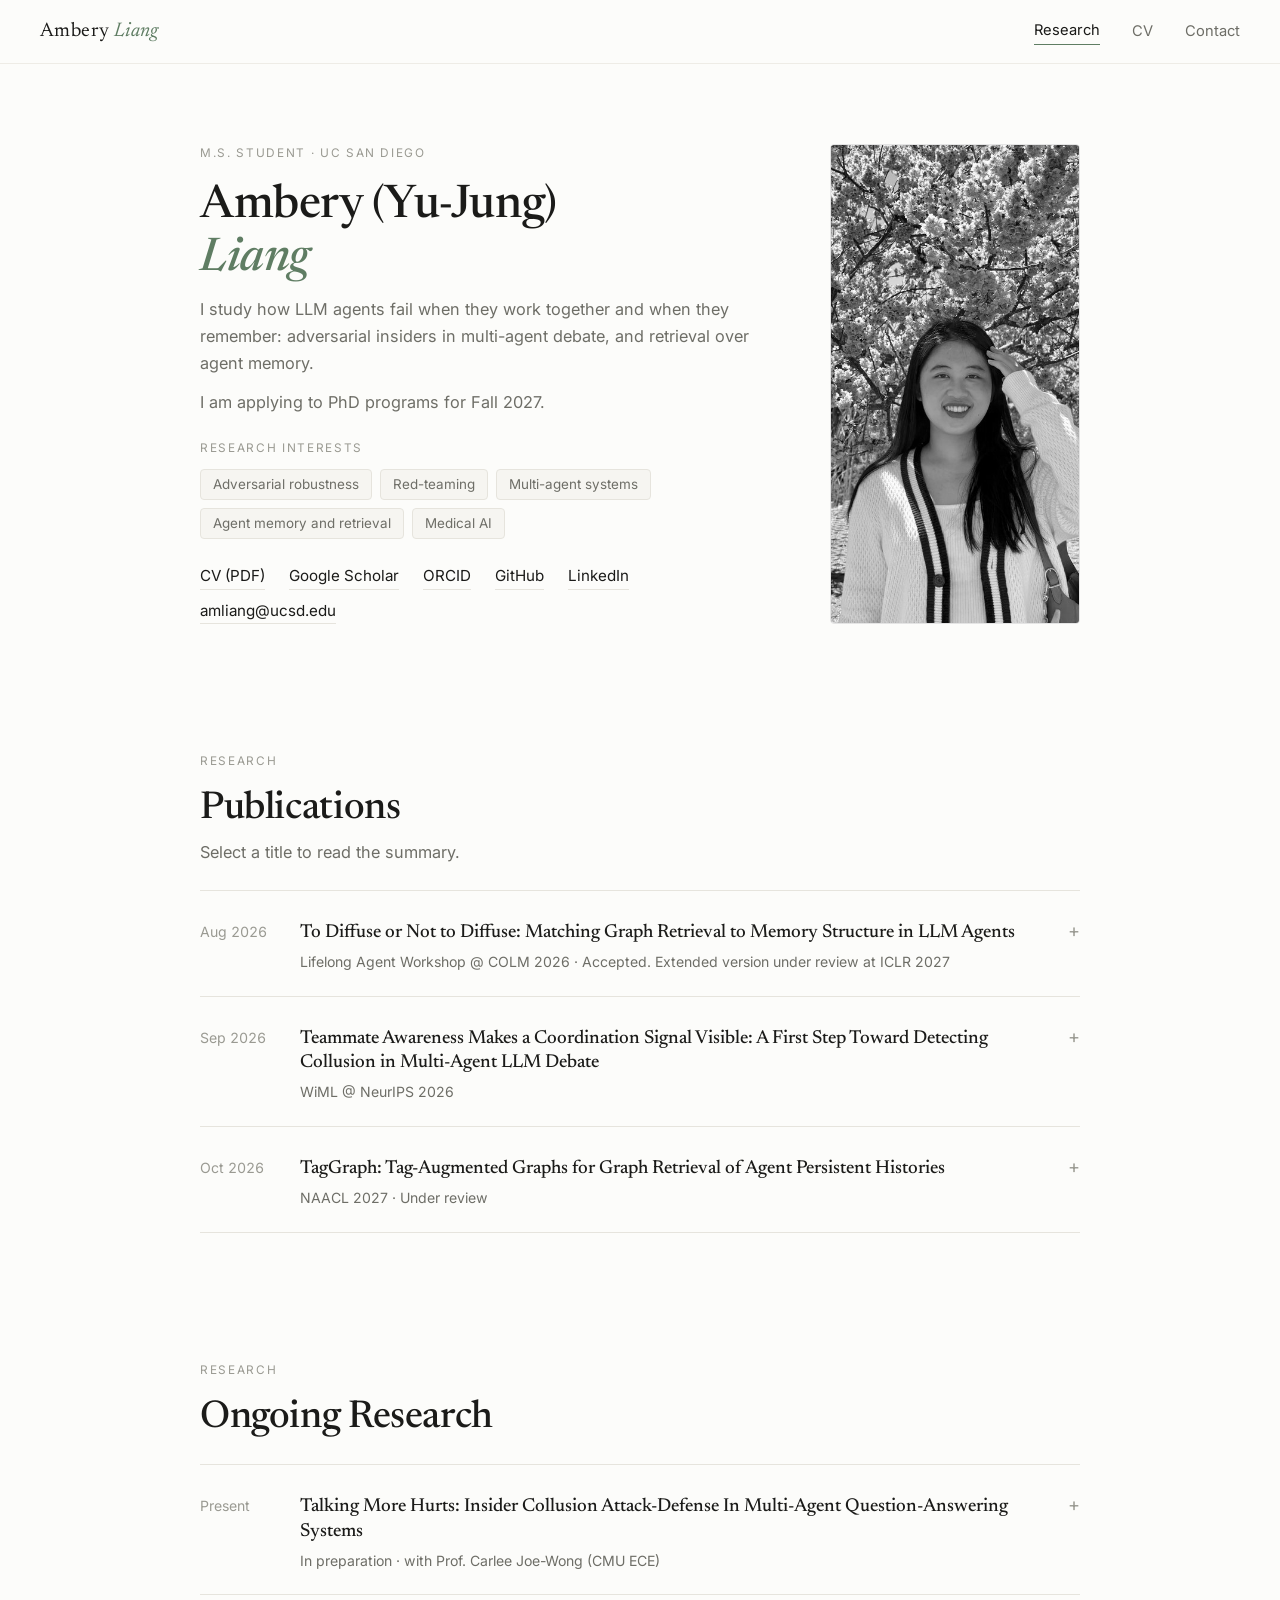
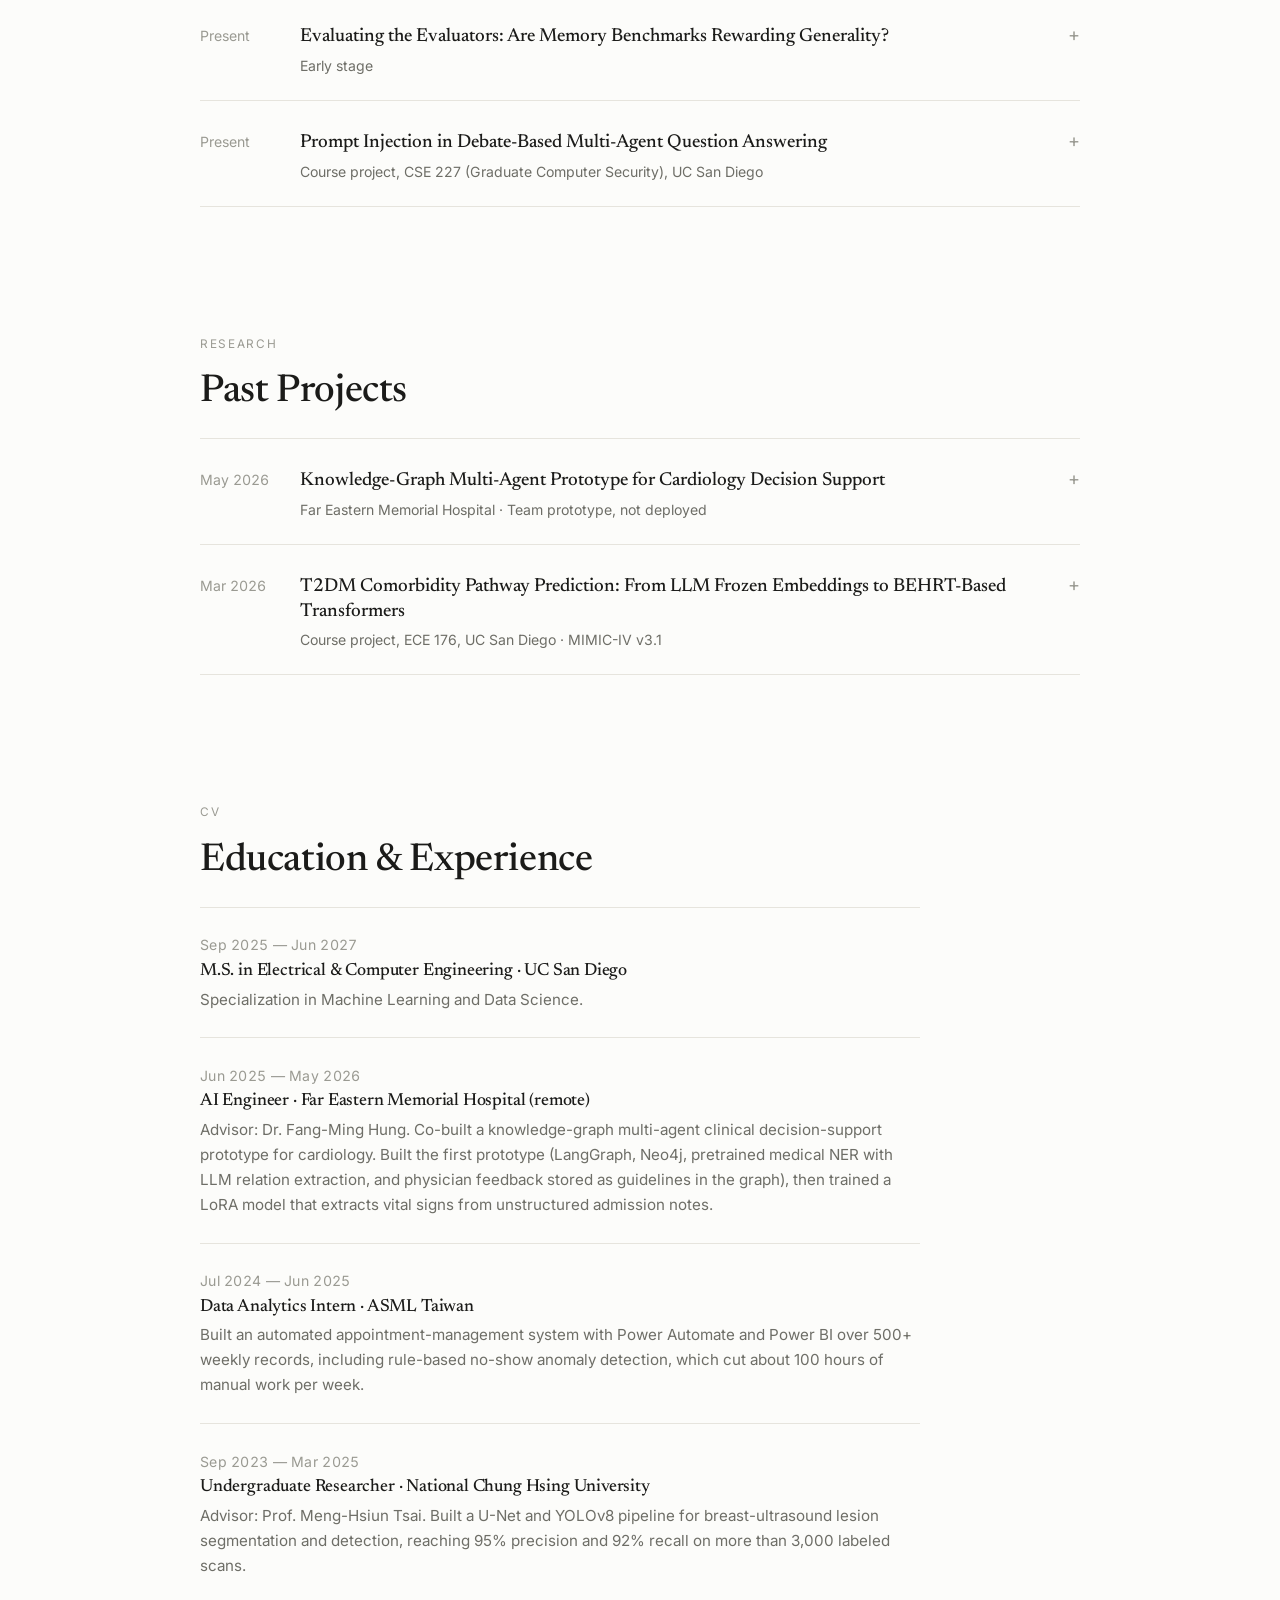
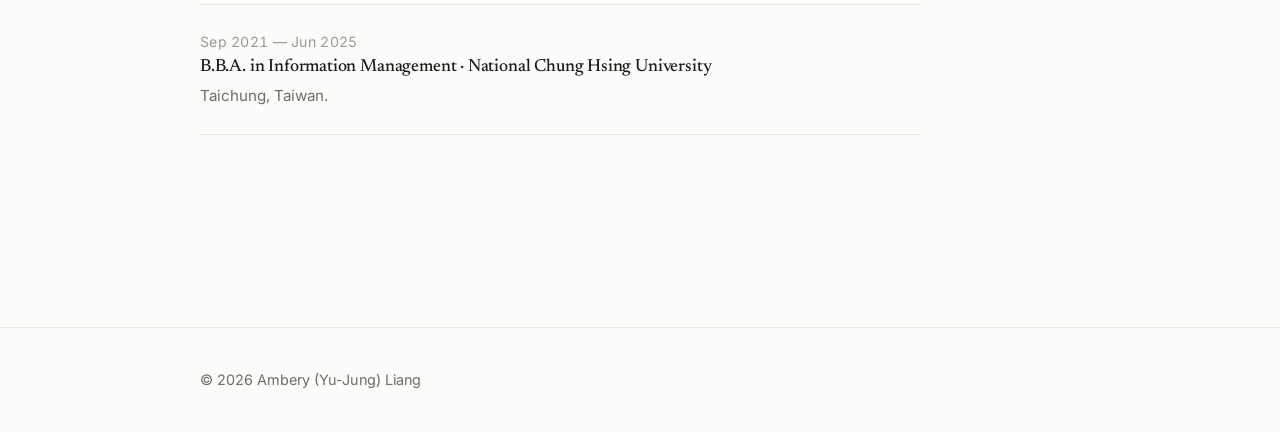
<file: index.html>
<!DOCTYPE html>
<html lang="en">
<head>
<meta charset="UTF-8">
<meta name="viewport" content="width=device-width, initial-scale=1.0">
<title>Ambery (Yu-Jung) Liang — Research</title>
<meta name="description" content="M.S. student at UC San Diego working on the robustness of multi-agent systems and on memory retrieval for agents.">
<link rel="preconnect" href="https://fonts.googleapis.com">
<link rel="preconnect" href="https://fonts.gstatic.com" crossorigin>
<link href="https://fonts.googleapis.com/css2?family=Inter:wght@400;500&family=Newsreader:ital,opsz,wght@0,6..72,400;0,6..72,500;1,6..72,400&family=Noto+Sans+TC:wght@400;500&family=Noto+Serif+TC:wght@500;600&display=swap" rel="stylesheet">
<link rel="stylesheet" href="css/style.css">
</head>
<body>


<!-- ===== 頂部導航（極簡置中流） ===== -->
<header class="site-header">
  <button class="menu-toggle" aria-label="Open menu">MENU&nbsp;+</button>
  <a class="brand" href="index.html">Ambery <em>Liang</em></a>
  <nav class="main-nav">
    <a href="index.html#publications" class="is-active">Research</a>
    <a href="index.html#cv">CV</a>
    <a href="about.html">Contact</a>
  </nav>
</header>

<div class="drawer-mask" aria-hidden="true"></div>
<aside class="drawer" aria-label="Mobile menu">
  <button class="drawer-close" aria-label="Close menu">CLOSE&nbsp;×</button>
  <nav class="drawer-nav">
    <a href="index.html#publications"><span class="num">01</span>Publications</a>
    <a href="index.html#ongoing"><span class="num">02</span>Ongoing Research</a>
    <a href="index.html#projects"><span class="num">03</span>Past Projects</a>
    <a href="index.html#cv"><span class="num">04</span>Education &amp; Experience</a>
    <a href="index.html#review"><span class="num">05</span>Review Experience</a>
    <a href="about.html"><span class="num">06</span>Contact</a>
  </nav>
  <div class="drawer-footer">
    <div class="links">
      <a href="https://scholar.google.com/citations?user=uC3WDv4AAAAJ&hl=en" target="_blank" rel="noopener">Google&nbsp;Scholar</a>
      <a href="https://orcid.org/0009-0003-1619-6116" target="_blank" rel="noopener">ORCID</a>
      <a href="https://www.linkedin.com/in/ambery-liang-749368227" target="_blank" rel="noopener">LinkedIn</a>
      <a href="https://github.com/amberyliang" target="_blank" rel="noopener">GitHub</a>
      <a href="https://medium.com/@angelliang112" target="_blank" rel="noopener">Medium</a>
    </div>
    <button class="copy-email" data-email="amliang@ucsd.edu">COPY&nbsp;EMAIL</button>
  </div>
</aside>

<main>
  <div class="container">

    <section class="hero">
      <div class="hero-portrait will-float">
        <img src="images/portrait.jpg" alt="Portrait of Ambery (Yu-Jung) Liang" width="600" height="800">
      </div>
      <div class="hero-text">
        <p class="eyebrow will-float">M.S. student · <span class="nowrap">UC San Diego</span></p>
        <h1 class="name will-float">Ambery <span class="nowrap">(Yu-Jung)</span><br><em>Liang</em></h1>
        <p class="tagline will-float">
          I study how LLM agents fail when they work together and when they remember: adversarial insiders in multi-agent debate, and retrieval over agent memory.
        </p>
        <p class="tagline will-float">
          I am applying to PhD programs for Fall 2027.
        </p>
        <div class="interests will-float">
          <p class="interests-label">Research interests</p>
          <ul class="tags">
            <li>Adversarial robustness</li>
            <li>Red-teaming</li>
            <li>Multi-agent systems</li>
            <li>Agent memory and retrieval</li>
            <li>Medical AI</li>
          </ul>
        </div>
        <p class="hero-links will-float">
          <a href="cv.pdf" download>CV (PDF)</a>
          <a href="https://scholar.google.com/citations?user=uC3WDv4AAAAJ&hl=en" target="_blank" rel="noopener">Google Scholar</a>
          <a href="https://orcid.org/0009-0003-1619-6116" target="_blank" rel="noopener">ORCID</a>
          <a href="https://github.com/amberyliang" target="_blank" rel="noopener">GitHub</a>
          <a href="https://www.linkedin.com/in/ambery-liang-749368227" target="_blank" rel="noopener">LinkedIn</a>
          <a href="mailto:amliang@ucsd.edu">amliang@ucsd.edu</a>
        </p>
      </div>
    </section>

    <section id="publications">
      <p class="eyebrow will-float">Research</p>
      <h2 class="section-title will-float">Publications</h2>
      <p class="lede will-float">Select a title to read the summary.</p>

      <div class="accordion">
        <div class="accordion-item will-float">
          <button class="accordion-trigger" aria-expanded="false">
            <span class="pub-year">Aug 2026</span>
            <span class="pub-title">To Diffuse or Not to Diffuse: Matching Graph Retrieval to Memory Structure in LLM Agents<span class="pub-venue">Lifelong Agent Workshop @ COLM 2026 · Accepted. Extended version under review at ICLR 2027</span></span>
            <span class="plus">+</span>
          </button>
          <div class="accordion-panel">
            <div class="accordion-panel-inner">
              We build a 5W (who, what, when, where, why) extraction pipeline that feeds a graph-traversal retriever, and hold the extracted notes fixed across retrievers to separate retrieval algorithm from extraction quality. On LongMemEval and ATANT, dense retrieval reaches recall@5 of 82.5 against 41.8 to 53.7 for graph traversal, and a paired bootstrap shows the gap comes from the algorithm. The results show when graph-structured memory repays its extraction cost and when it only adds overhead over flat dense retrieval.
            </div>
          </div>
        </div>
        <div class="accordion-item will-float">
          <button class="accordion-trigger" aria-expanded="false">
            <span class="pub-year">Sep 2026</span>
            <span class="pub-title">Teammate Awareness Makes a Coordination Signal Visible: A First Step Toward Detecting Collusion in Multi-Agent LLM Debate<span class="pub-venue">WiML @ NeurIPS 2026</span></span>
            <span class="plus">+</span>
          </button>
          <div class="accordion-panel">
            <div class="accordion-panel-inner">
              In medical multi-agent LLM debate, insiders that know who their teammates are produce a coordination signal that insiders unaware of their teammates do not. We treat this signal as a first step toward detecting collusion during the debate itself.
              <span class="pub-links"><a href="https://openreview.net/forum?id=yllxs56AGJ" target="_blank" rel="noopener">OpenReview</a></span>
            </div>
          </div>
        </div>
        <div class="accordion-item will-float">
          <button class="accordion-trigger" aria-expanded="false">
            <span class="pub-year">Oct 2026</span>
            <span class="pub-title">TagGraph: Tag-Augmented Graphs for Graph Retrieval of Agent Persistent Histories<span class="pub-venue">NAACL 2027 · Under review</span></span>
            <span class="plus">+</span>
          </button>
          <div class="accordion-panel">
            <div class="accordion-panel-inner">
              TagGraph redesigns ingestion so that memory-worthy content maps into a shared hierarchical 5W+Extra ontology of tag-linked notes. Retrieval separates graph-traversal candidate generation from lexical, tag, and graph-aware ranking.
              <span class="pub-links"><a href="https://arxiv.org/abs/2609.38353" target="_blank" rel="noopener">arXiv</a></span>
            </div>
          </div>
        </div>
      </div>
    </section>

    <section id="ongoing">
      <p class="eyebrow will-float">Research</p>
      <h2 class="section-title will-float">Ongoing Research</h2>

      <div class="accordion">
        <div class="accordion-item will-float">
          <button class="accordion-trigger" aria-expanded="false">
            <span class="pub-year">Present</span>
            <span class="pub-title">Talking More Hurts: Insider Collusion Attack-Defense In Multi-Agent Question-Answering Systems<span class="pub-venue">In preparation · with Prof. Carlee Joe-Wong (CMU ECE)</span></span>
            <span class="plus">+</span>
          </button>
          <div class="accordion-panel">
            <div class="accordion-panel-inner">
              Question-answering systems increasingly let several LLM agents debate before they answer. We study what happens when some agents on the panel are insiders who cover for each other, and whether a defense that acts during the debate, rather than after it, can expose them.
            </div>
          </div>
        </div>
        <div class="accordion-item will-float">
          <button class="accordion-trigger" aria-expanded="false">
            <span class="pub-year">Present</span>
            <span class="pub-title">Evaluating the Evaluators: Are Memory Benchmarks Rewarding Generality?<span class="pub-venue">Early stage</span></span>
            <span class="plus">+</span>
          </button>
          <div class="accordion-panel">
            <div class="accordion-panel-inner">
              A benchmark win is often read as evidence that a memory or retrieval method is better in general, yet a score can reflect strength on a narrow set of hard cases. We ask whether benchmark scores support the claims made about them, by auditing task coverage, scoring weights, and claim scope, and by recomputing method rankings under alternative workload mixtures.
            </div>
          </div>
        </div>
        <div class="accordion-item will-float">
          <button class="accordion-trigger" aria-expanded="false">
            <span class="pub-year">Present</span>
            <span class="pub-title">Prompt Injection in Debate-Based Multi-Agent Question Answering<span class="pub-venue">Course project, CSE 227 (Graduate Computer Security), UC San Diego</span></span>
            <span class="plus">+</span>
          </button>
          <div class="accordion-panel">
            <div class="accordion-panel-inner">
              We measure message-tampering attacks on three debate architectures (majority-vote debate, MAD, and ReConcile), injected at three stages of the debate with seven black-box payloads, one of them optimized by an attacker LLM. The models are Qwen3-8B, Llama-3.1-8B, and GPT-4o-mini, evaluated on MMLU, GSM8K, and StrategyQA.
            </div>
          </div>
        </div>
      </div>
    </section>

    <section id="projects">
      <p class="eyebrow will-float">Research</p>
      <h2 class="section-title will-float">Past Projects</h2>

      <div class="accordion">
        <div class="accordion-item will-float">
          <button class="accordion-trigger" aria-expanded="false">
            <span class="pub-year">May 2026</span>
            <span class="pub-title">Knowledge-Graph Multi-Agent Prototype for Cardiology Decision Support<span class="pub-venue">Far Eastern Memorial Hospital · Team prototype, not deployed</span></span>
            <span class="plus">+</span>
          </button>
          <div class="accordion-panel">
            <div class="accordion-panel-inner">
              A team project; two collaborators built the Vue front end and the rewritten FastAPI back end. I built the first prototype, a LangGraph pipeline with a local Gemma3 model and a Neo4j patient graph: a pretrained medical NER model and LLM relation extraction over admission notes feed the graph, treatment and medication recommendations are drafted from it, and physician feedback is turned into guideline nodes stored back in the graph. Separately, I fine-tuned Qwen3-0.6B with LoRA to extract vital signs (blood pressure, pulse, temperature, height, weight, BMI) from unstructured Chinese admission notes, and ran it over 200,000 records.
            </div>
          </div>
        </div>
        <div class="accordion-item will-float">
          <button class="accordion-trigger" aria-expanded="false">
            <span class="pub-year">Mar 2026</span>
            <span class="pub-title">T2DM Comorbidity Pathway Prediction: From LLM Frozen Embeddings to BEHRT-Based Transformers<span class="pub-venue">Course project, ECE 176, UC San Diego · MIMIC-IV v3.1</span></span>
            <span class="plus">+</span>
          </button>
          <div class="accordion-panel">
            <div class="accordion-panel-inner">
              For patients with type 2 diabetes, we predict which of 26 comorbidities a patient develops next, and whether each develops within windows from 3 months to 5 years. We compare logistic regression, random forest, XGBoost, a Markov chain, Qwen3 frozen embeddings, and EHR-specific transformers (BEHRT, CEHR-BEHRT, DT-BEHRT, EHR-Mamba). The best model, an MLM-pretrained BEHRT stacked with XGBoost on raw ICD codes, reaches MRR 0.660 against 0.421 for XGBoost, and top-1 accuracy 50.7% against 23.0%. Qwen3 frozen embeddings did not outperform XGBoost.
            </div>
          </div>
        </div>
      </div>
    </section>

    <section id="cv">
      <p class="eyebrow will-float">CV</p>
      <h2 class="section-title will-float">Education &amp; Experience</h2>

      <div class="timeline">
        <div class="timeline-item will-float">
          <span class="year">Sep 2025 — Jun 2027</span>
          <h3>M.S. in Electrical &amp; Computer Engineering · UC San Diego</h3>
          <p>Specialization in Machine Learning and Data Science.</p>
        </div>
        <div class="timeline-item will-float">
          <span class="year">Jun 2025 — May 2026</span>
          <h3>AI Engineer · Far Eastern Memorial Hospital (remote)</h3>
          <p>Advisor: Dr. Fang-Ming Hung. Co-built a knowledge-graph multi-agent clinical decision-support prototype for cardiology. Built the first prototype (LangGraph, Neo4j, pretrained medical NER with LLM relation extraction, and physician feedback stored as guidelines in the graph), then trained a LoRA model that extracts vital signs from unstructured admission notes.</p>
        </div>
        <div class="timeline-item will-float">
          <span class="year">Jul 2024 — Jun 2025</span>
          <h3>Data Analytics Intern · ASML Taiwan</h3>
          <p>Built an automated appointment-management system with Power Automate and Power BI over 500+ weekly records, including rule-based no-show anomaly detection, which cut about 100 hours of manual work per week.</p>
        </div>
        <div class="timeline-item will-float">
          <span class="year">Sep 2023 — Mar 2025</span>
          <h3>Undergraduate Researcher · National Chung Hsing University</h3>
          <p>Advisor: Prof. Meng-Hsiun Tsai. Built a U-Net and YOLOv8 pipeline for breast-ultrasound lesion segmentation and detection, reaching 95% precision and 92% recall on more than 3,000 labeled scans.</p>
        </div>
        <div class="timeline-item will-float">
          <span class="year">Sep 2021 — Jun 2025</span>
          <h3>B.B.A. in Information Management · National Chung Hsing University</h3>
          <p>Taichung, Taiwan.</p>
        </div>
      </div>
    </section>

    <!-- <section id="review">
      <p class="eyebrow will-float">Service</p>
      <h2 class="section-title will-float">Review Experience</h2>

      <div class="timeline">
        <div class="timeline-item will-float">
          <span class="year">Oct 2026</span>
          <h3>Co-reviewer · ICLR 2027</h3>
        </div>
      </div>
    </section> -->

  </div>
</main>

<footer class="site-footer">
  <div class="container">
    © 2026 Ambery (Yu-Jung) Liang
  </div>
</footer>

<script src="js/main.js"></script>
<script data-goatcounter="https://ambery.goatcounter.com/count"
        async src="//gc.zgo.at/count.js"></script>
</body>
</html>
</file>
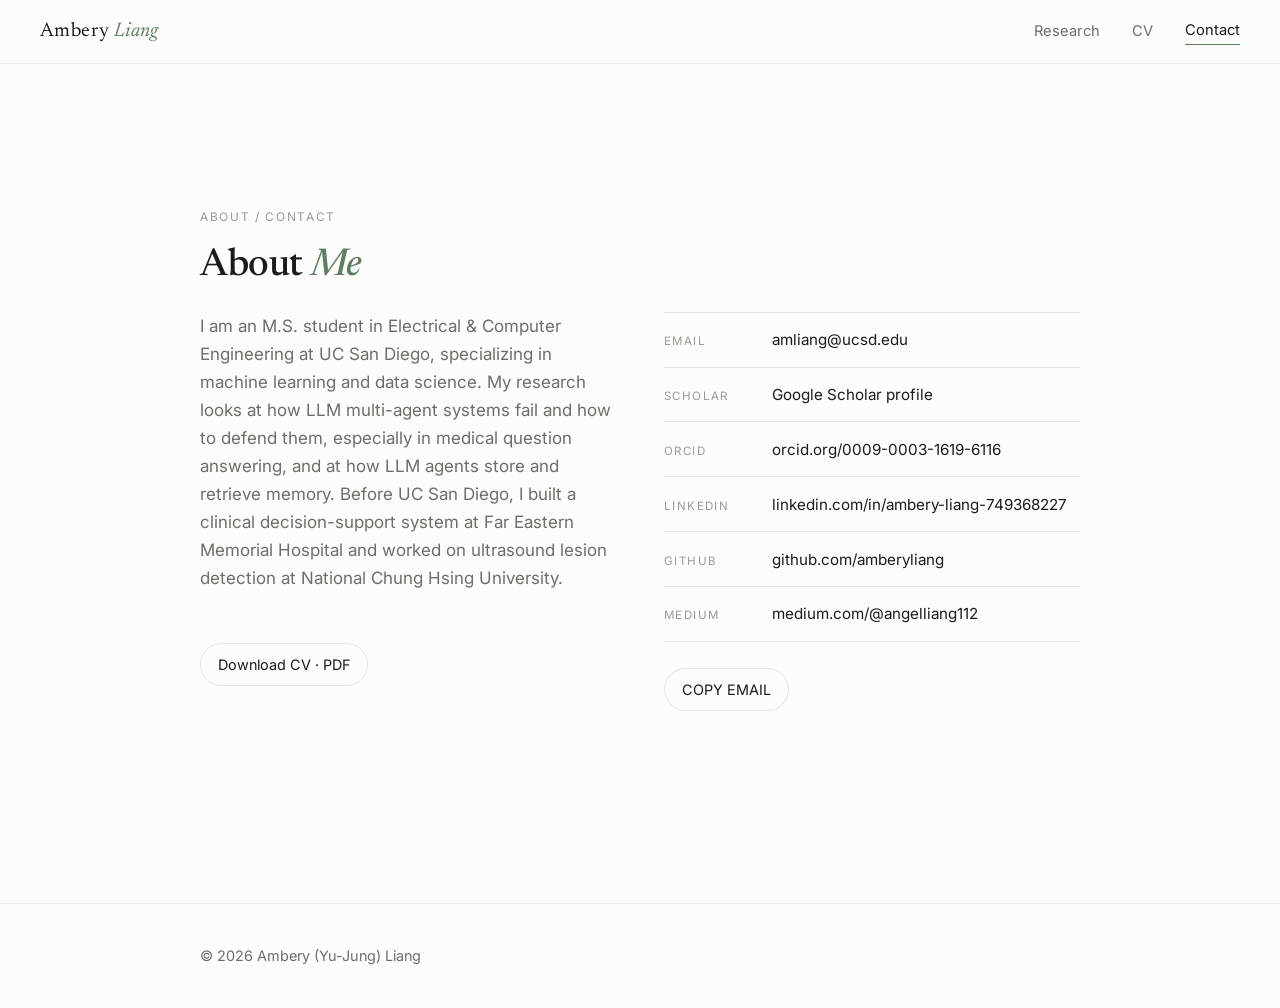
<file: about.html>
<!DOCTYPE html>
<html lang="en">
<head>
<meta charset="UTF-8">
<meta name="viewport" content="width=device-width, initial-scale=1.0">
<title>Ambery (Yu-Jung) Liang — About / Contact</title>
<meta name="description" content="About me and contact details.">
<link rel="preconnect" href="https://fonts.googleapis.com">
<link rel="preconnect" href="https://fonts.gstatic.com" crossorigin>
<link href="https://fonts.googleapis.com/css2?family=Inter:wght@400;500&family=Newsreader:ital,opsz,wght@0,6..72,400;0,6..72,500;1,6..72,400&family=Noto+Sans+TC:wght@400;500&family=Noto+Serif+TC:wght@500;600&display=swap" rel="stylesheet">
<link rel="stylesheet" href="css/style.css">
</head>
<body>


<header class="site-header">
  <button class="menu-toggle" aria-label="Open menu">MENU&nbsp;+</button>
  <a class="brand" href="index.html">Ambery <em>Liang</em></a>
  <nav class="main-nav">
    <a href="index.html#publications">Research</a>
    <a href="index.html#cv">CV</a>
    <a href="about.html" class="is-active">Contact</a>
  </nav>
</header>

<div class="drawer-mask" aria-hidden="true"></div>
<aside class="drawer" aria-label="Mobile menu">
  <button class="drawer-close" aria-label="Close menu">CLOSE&nbsp;×</button>
  <nav class="drawer-nav">
    <a href="index.html#publications"><span class="num">01</span>Publications</a>
    <a href="index.html#ongoing"><span class="num">02</span>Ongoing Research</a>
    <a href="index.html#projects"><span class="num">03</span>Past Projects</a>
    <a href="index.html#cv"><span class="num">04</span>Education &amp; Experience</a>
    <a href="about.html"><span class="num">05</span>Contact</a>
  </nav>
  <div class="drawer-footer">
    <div class="links">
      <a href="https://scholar.google.com/citations?user=uC3WDv4AAAAJ&hl=en" target="_blank" rel="noopener">Google&nbsp;Scholar</a>
      <a href="https://orcid.org/0009-0003-1619-6116" target="_blank" rel="noopener">ORCID</a>
      <a href="https://www.linkedin.com/in/ambery-liang-749368227" target="_blank" rel="noopener">LinkedIn</a>
      <a href="https://github.com/amberyliang" target="_blank" rel="noopener">GitHub</a>
      <a href="https://medium.com/@angelliang112" target="_blank" rel="noopener">Medium</a>
    </div>
    <button class="copy-email" data-email="amliang@ucsd.edu">COPY&nbsp;EMAIL</button>
  </div>
</aside>

<main>
  <div class="container">
    <section>
      <p class="eyebrow will-float">About / Contact</p>
      <h2 class="section-title will-float">About <em>Me</em></h2>

      <div class="about-grid">
        <div class="will-float">
          <p>
            I am an M.S. student in Electrical &amp; Computer Engineering at UC San Diego, specializing in
            machine learning and data science. My research looks at how LLM multi-agent systems fail
            and how to defend them, especially in medical question answering, and at how LLM agents
            store and retrieve memory. Before UC San Diego, I built a clinical decision-support system
            at Far Eastern Memorial Hospital and worked on ultrasound lesion detection at National Chung Hsing University.
          </p>
          <a class="btn-primary will-float" href="cv.pdf" download style="margin-top: 32px;">Download CV&nbsp;·&nbsp;PDF</a>
        </div>

        <div class="will-float">
          <ul class="contact-list">
            <li><span class="label">Email</span><a href="mailto:amliang@ucsd.edu">amliang@ucsd.edu</a></li>
            <li><span class="label">Scholar</span><a href="https://scholar.google.com/citations?user=uC3WDv4AAAAJ&hl=en" target="_blank" rel="noopener">Google Scholar profile</a></li>
            <li><span class="label">ORCID</span><a href="https://orcid.org/0009-0003-1619-6116" target="_blank" rel="noopener">orcid.org/0009-0003-1619-6116</a></li>
            <li><span class="label">LinkedIn</span><a href="https://www.linkedin.com/in/ambery-liang-749368227" target="_blank" rel="noopener">linkedin.com/in/ambery-liang-749368227</a></li>
            <li><span class="label">GitHub</span><a href="https://github.com/amberyliang" target="_blank" rel="noopener">github.com/amberyliang</a></li>
            <li><span class="label">Medium</span><a href="https://medium.com/@angelliang112" target="_blank" rel="noopener">medium.com/@angelliang112</a></li>
          </ul>
          <button class="copy-email" data-email="amliang@ucsd.edu" style="margin-top: 26px;">COPY&nbsp;EMAIL</button>
        </div>
      </div>
    </section>
  </div>
</main>

<footer class="site-footer">
  <div class="container">
    © 2026 Ambery (Yu-Jung) Liang
  </div>
</footer>

<script src="js/main.js"></script>
<script data-goatcounter="https://ambery.goatcounter.com/count"
        async src="//gc.zgo.at/count.js"></script>
</body>
</html>
</file>
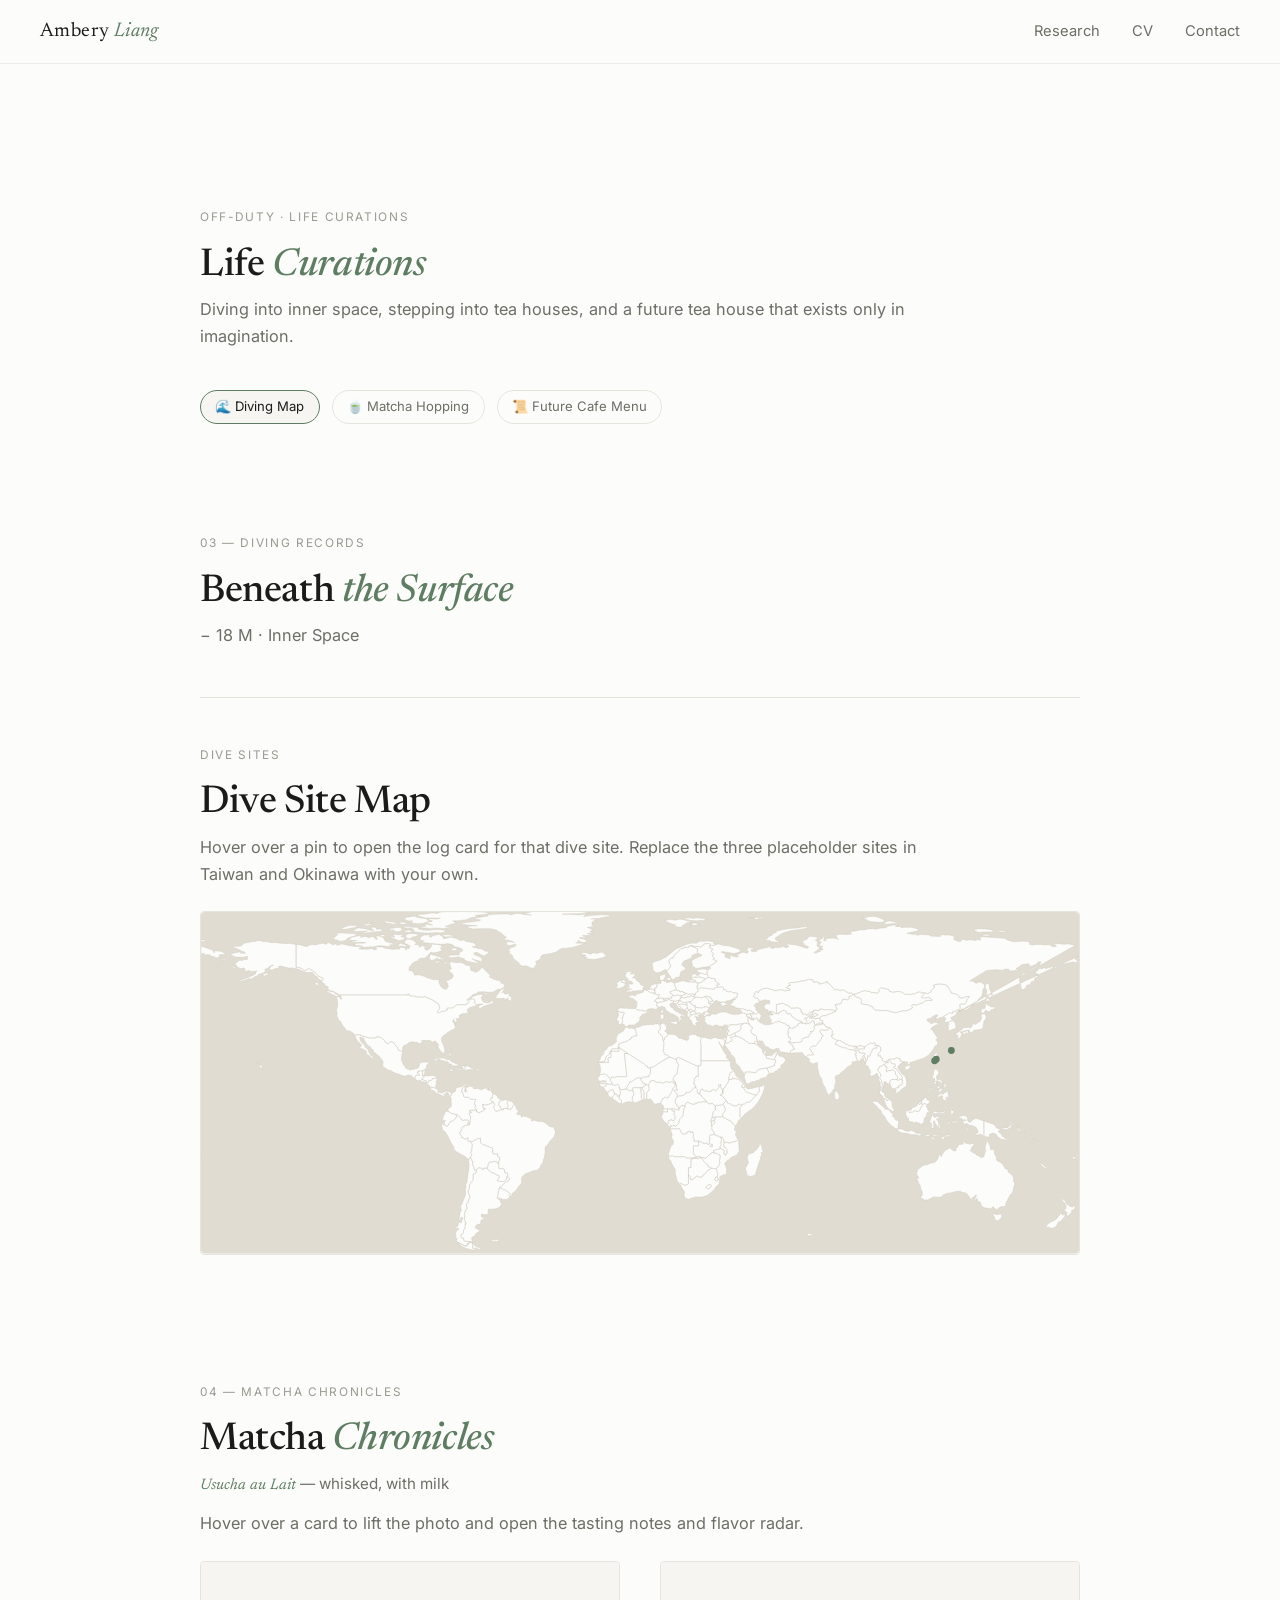
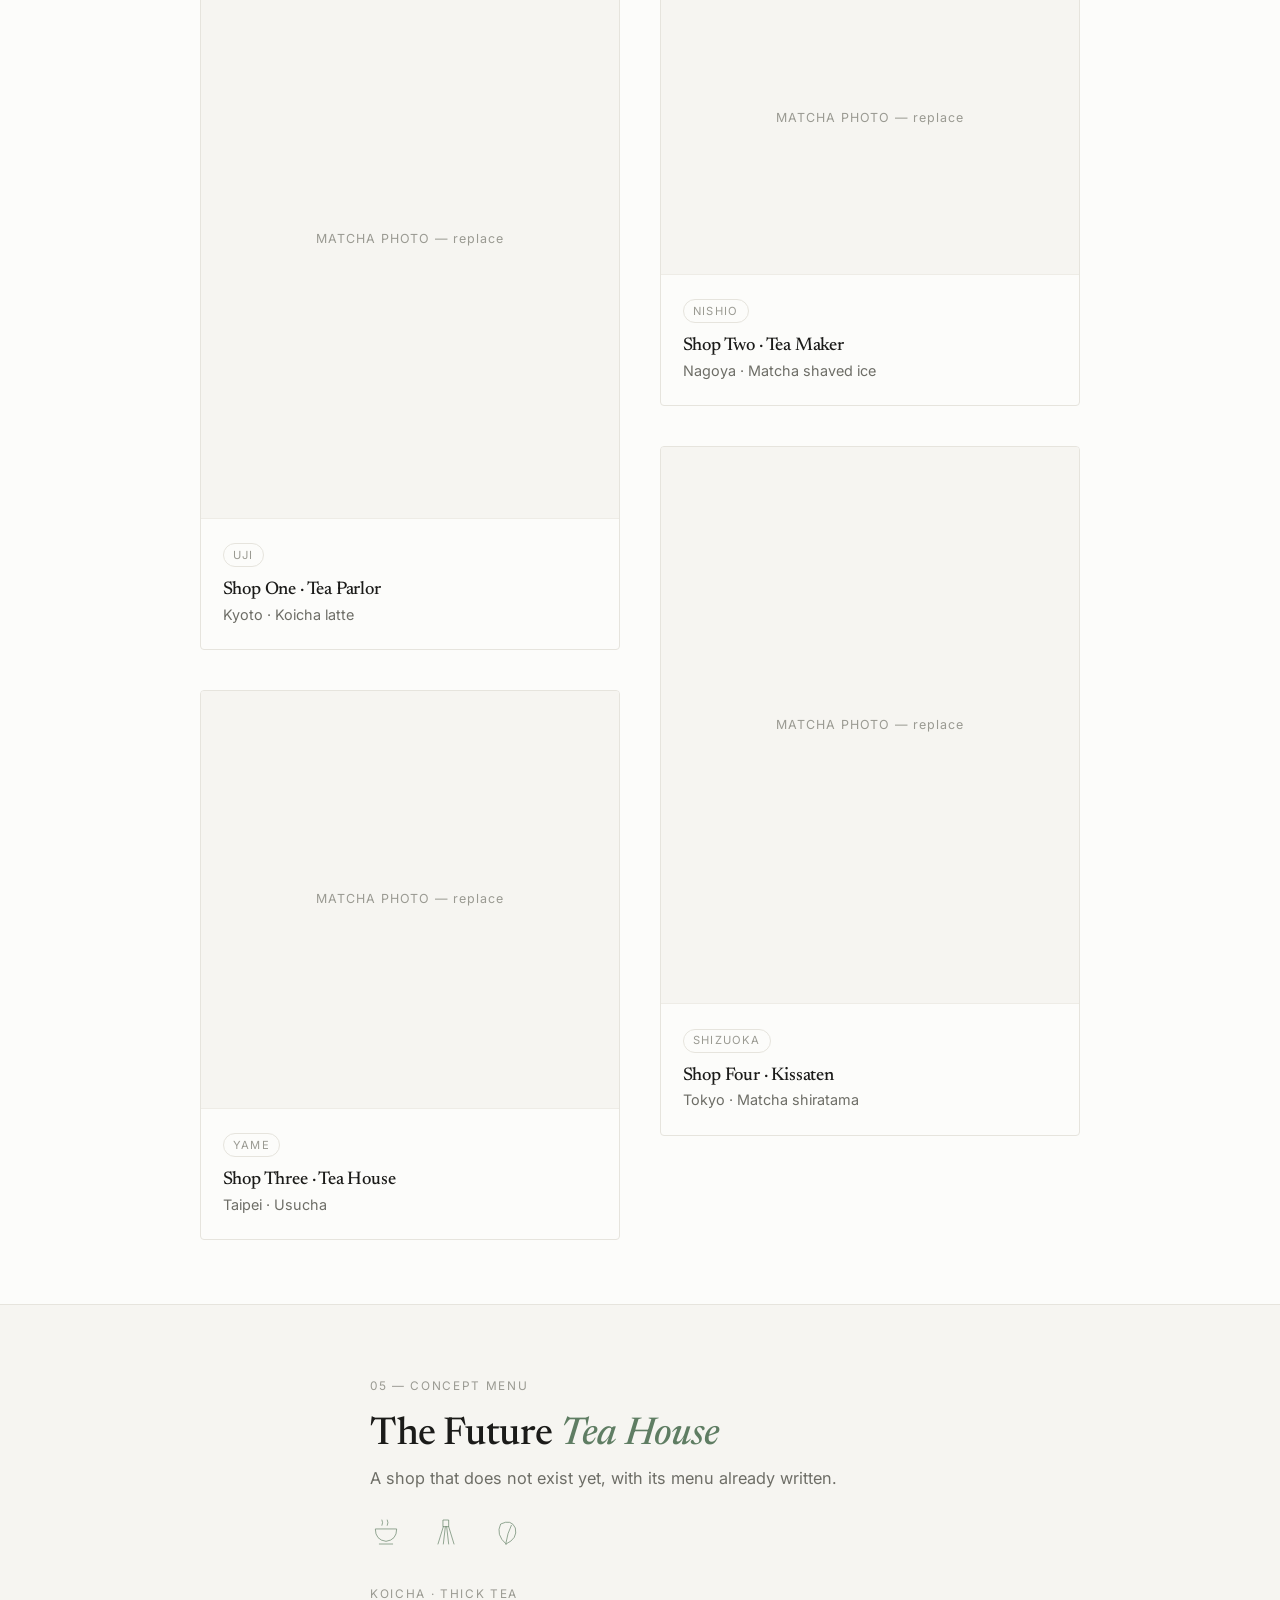
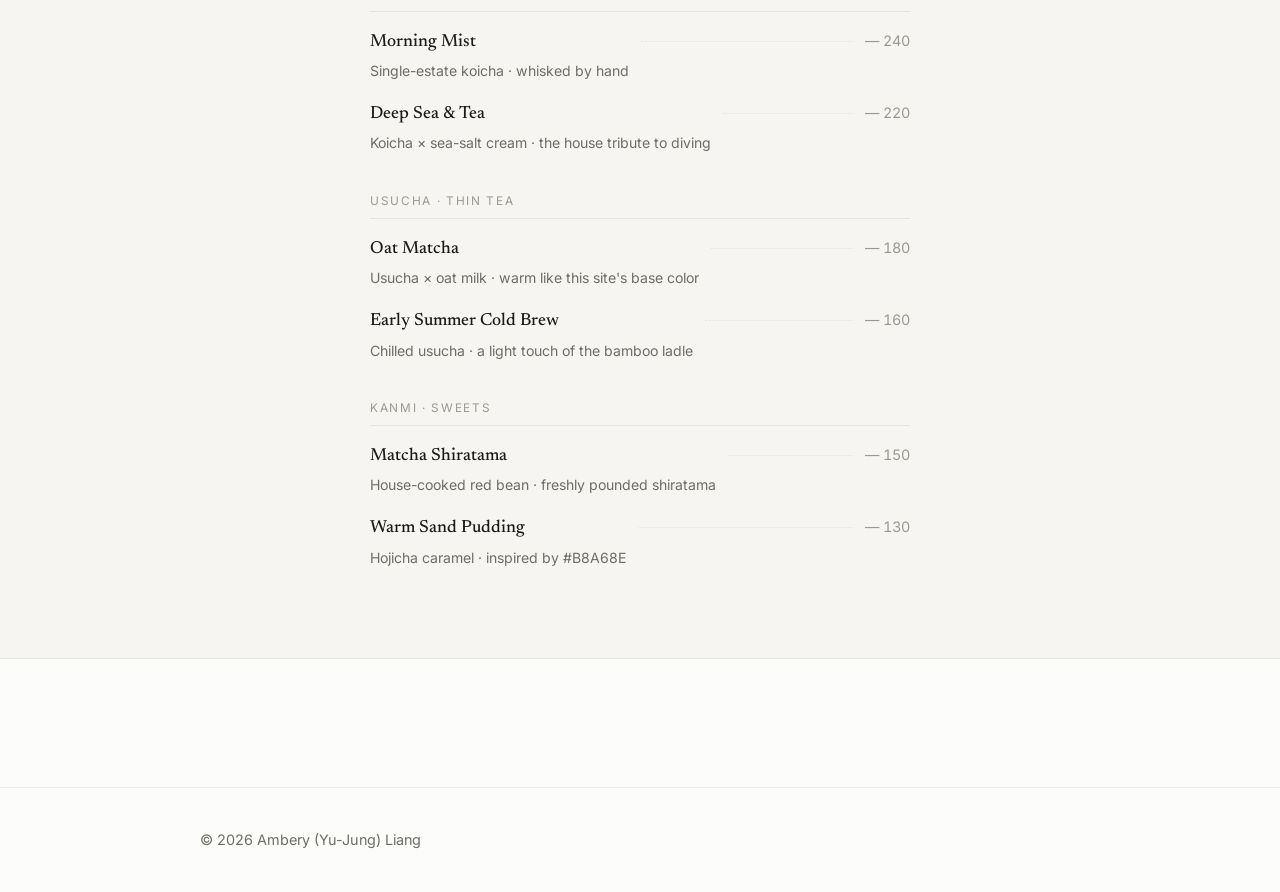
<file: life.html>
<!DOCTYPE html>
<html lang="en">
<head>
<meta charset="UTF-8">
<meta name="robots" content="noindex, nofollow">
<meta name="viewport" content="width=device-width, initial-scale=1.0">
<title>Ambery (Yu-Jung) Liang — Life Curations</title>
<meta name="description" content="Dive logs, matcha shop notes, and a concept menu for a future tea house.">
<link rel="preconnect" href="https://fonts.googleapis.com">
<link rel="preconnect" href="https://fonts.gstatic.com" crossorigin>
<link href="https://fonts.googleapis.com/css2?family=Inter:wght@400;500&family=Newsreader:ital,opsz,wght@0,6..72,400;0,6..72,500;1,6..72,400&family=Noto+Sans+TC:wght@400;500&family=Noto+Serif+TC:wght@500;600&display=swap" rel="stylesheet">
<link rel="stylesheet" href="css/style.css">
</head>
<body>


<header class="site-header">
  <button class="menu-toggle" aria-label="Open menu">MENU&nbsp;+</button>
  <a class="brand" href="index.html">Ambery <em>Liang</em></a>
  <nav class="main-nav">
    <a href="index.html#publications">Research</a>
    <a href="index.html#cv">CV</a>
    <a href="about.html">Contact</a>
  </nav>
</header>

<div class="drawer-mask" aria-hidden="true"></div>
<aside class="drawer" aria-label="Mobile menu">
  <button class="drawer-close" aria-label="Close menu">CLOSE&nbsp;×</button>
  <nav class="drawer-nav">
    <a href="index.html#publications"><span class="num">01</span>Publications</a>
    <a href="index.html#ongoing"><span class="num">02</span>Ongoing Research</a>
    <a href="index.html#cv"><span class="num">03</span>Education &amp; Experience</a>
    <a href="about.html"><span class="num">04</span>Contact</a>
  </nav>
  <div class="drawer-footer">
    <div class="links">
      <a href="https://scholar.google.com/citations?user=uC3WDv4AAAAJ&hl=en" target="_blank" rel="noopener">Google&nbsp;Scholar</a>
      <a href="https://orcid.org/0009-0003-1619-6116" target="_blank" rel="noopener">ORCID</a>
      <a href="https://www.linkedin.com/in/ambery-liang-749368227" target="_blank" rel="noopener">LinkedIn</a>
      <a href="https://github.com/amberyliang" target="_blank" rel="noopener">GitHub</a>
      <a href="https://medium.com/@angelliang112" target="_blank" rel="noopener">Medium</a>
    </div>
    <button class="copy-email" data-email="amliang@ucsd.edu">COPY&nbsp;EMAIL</button>
  </div>
</aside>

<main>
  <div class="container">

    <section style="padding-bottom: 30px;">
      <p class="eyebrow will-float">Off-Duty · Life Curations</p>
      <h2 class="section-title will-float">Life <em>Curations</em></h2>
      <p class="lede will-float">Diving into inner space, stepping into tea houses, and a future tea house that exists only in imagination.</p>

      <!-- 次級導航：藥丸標籤列 -->
      <nav class="pills" aria-label="Life curations sections">
        <button class="pill is-active" data-tint="sea" data-target="#diving">🌊&nbsp;Diving&nbsp;Map</button>
        <button class="pill" data-tint="matcha" data-target="#matcha">🍵&nbsp;Matcha&nbsp;Hopping</button>
        <button class="pill" data-tint="sand" data-target="#cafe">📜&nbsp;Future&nbsp;Cafe&nbsp;Menu</button>
      </nav>
    </section>
  </div>

  <!-- ================= 潛水 ================= -->
  <section id="diving">
    <div class="container">
      <p class="eyebrow">03 — Diving Records</p>
      <h2 class="section-title">Beneath <em>the Surface</em></h2>
      <p class="lede">− 18 M · Inner Space</p>

      <hr class="hairline-rule rule-gap">

      <p class="eyebrow">Dive Sites</p>
      <h2 class="section-title">Dive Site Map</h2>
      <p class="lede will-float">Hover over a pin to open the log card for that dive site. Replace the three placeholder sites in Taiwan and Okinawa with your own.</p>

      <div class="dive-map-wrap">
        <svg class="dive-map" viewBox="0 0 900 350" aria-label="World map of dive sites">
          <rect x="0" y="0" width="900" height="350" rx="4" fill="#e0dcd2"/>
          <path d="M895.3 251.3L895.9 250.8L896.8 251.6L896.4 252.9L894.8 253.2L893.5 252.9L893.2 251.8L894.2 251.0L895.3 251.3ZM0.0 247.7L0.5 247.6L0.2 248.8L0.0 248.9ZM898.4 249.5L896.8 250.0L896.5 249.1L897.7 248.6L898.5 248.4L900.0 247.7ZM0.0 247.7ZM534.8 209.9L535.2 210.2L544.2 215.2L544.4 216.7L548.0 219.2L546.9 222.3L547.0 223.7L548.6 224.6L548.7 225.2L548.0 226.8L548.1 227.5L548.0 228.7L548.8 230.3L549.9 232.7L550.8 233.3L548.8 234.7L546.1 235.7L544.6 235.7L543.7 236.4L541.9 236.5L541.3 236.8L538.3 236.1L536.4 236.3L535.7 232.9L534.8 231.7L534.4 231.0L531.9 230.6L530.5 229.8L528.9 229.4L527.9 229.0L526.8 228.4L525.5 225.2L524.0 223.8L523.6 222.4L523.8 221.1L523.3 218.7L524.4 218.6L525.3 217.7L526.3 216.4L526.9 215.9L526.9 215.1L526.3 214.5L526.2 213.5L526.9 213.2L527.0 211.7L526.0 210.3L526.9 210.0L529.7 210.1L534.8 209.9ZM428.3 138.4L428.3 138.5L428.3 139.0L428.3 142.8L420.1 142.7L420.2 149.1L417.8 149.3L417.2 150.6L417.7 154.2L407.9 154.2L407.3 155.0L407.5 153.9L407.5 154.0L413.1 153.7L413.4 152.8L414.4 151.7L415.3 148.3L418.7 145.6L419.9 142.4L420.7 142.2L421.5 140.3L423.6 140.0L424.5 140.3L425.7 140.3L426.5 139.8L428.0 139.7L428.0 138.4L428.3 138.4ZM142.9 85.0L142.6 85.0L137.7 82.5L135.9 81.5L131.4 80.4L130.0 78.2L130.4 76.7L127.2 75.6L126.7 73.6L123.7 71.8L123.7 70.5L125.0 69.3L125.0 67.7L120.7 66.1L118.2 63.3L116.6 61.5L114.3 60.3L112.6 59.3L111.3 58.0L108.8 58.8L106.4 60.2L104.1 58.6L102.4 57.5L100.0 56.8L97.5 56.7L97.5 42.5L97.5 33.2L102.2 33.8L106.1 35.0L108.7 35.3L110.9 34.2L114.0 33.4L117.7 33.7L121.4 32.6L125.5 32.0L127.2 33.1L129.1 32.5L129.7 31.3L131.4 31.6L135.6 33.8L138.9 32.1L139.3 34.0L142.3 33.6L143.3 32.9L146.3 33.0L150.1 34.1L156.0 35.0L159.4 35.4L161.9 35.2L165.3 36.5L161.7 37.7L166.3 38.3L173.0 38.0L175.1 37.5L177.8 39.0L180.5 37.8L178.0 36.7L179.6 35.9L182.6 35.8L184.6 35.5L186.6 36.1L189.2 37.5L191.9 37.3L196.4 38.4L200.2 38.0L203.9 38.0L203.6 36.5L205.8 36.1L209.7 36.9L209.7 39.3L211.3 37.3L213.3 37.3L214.4 34.8L211.7 33.3L208.8 32.3L209.0 29.5L212.0 27.7L215.3 28.1L217.8 29.2L221.2 32.0L219.0 33.2L223.6 33.8L223.6 36.3L227.0 34.4L230.0 36.0L229.2 37.8L231.6 39.5L234.2 37.7L236.1 35.5L236.2 32.8L239.7 33.0L243.4 33.4L246.8 34.6L247.0 35.8L245.1 37.2L246.9 38.5L246.5 39.7L241.6 41.5L238.2 41.9L235.6 41.1L234.8 42.4L232.4 44.5L231.7 45.6L228.8 47.3L225.2 47.4L223.2 48.5L223.1 50.1L220.2 50.4L217.1 52.4L214.4 55.3L213.4 57.2L213.3 60.1L217.0 60.5L218.1 62.9L219.3 64.8L222.8 64.3L227.4 65.4L229.9 66.3L231.7 67.5L234.8 68.2L237.5 69.2L241.6 69.4L244.3 69.6L243.9 71.8L244.7 74.3L246.5 77.1L250.2 79.5L252.1 78.7L253.5 76.1L252.2 72.1L250.4 70.8L254.4 69.7L257.3 67.9L258.6 66.2L258.4 64.5L256.7 62.4L253.7 60.5L256.7 57.9L255.6 55.6L254.7 51.7L256.5 51.1L260.8 51.8L263.3 52.0L265.4 51.4L267.7 52.2L270.8 53.7L271.6 54.7L276.0 54.8L276.0 56.9L276.8 60.1L279.1 60.5L280.9 62.0L284.5 60.6L286.9 57.8L288.5 56.7L290.5 58.9L293.7 62.1L296.5 65.1L295.5 66.7L298.8 68.1L301.1 69.5L305.1 70.1L306.7 70.9L307.7 73.1L309.6 73.4L310.6 74.3L310.8 77.1L309.0 78.1L307.2 78.9L303.1 79.8L299.9 81.9L295.7 82.3L290.3 81.8L286.6 81.8L284.0 81.9L281.9 83.7L278.7 84.8L275.1 88.1L272.2 90.4L274.4 90.0L278.4 86.8L283.6 84.7L287.4 84.4L289.6 85.6L287.2 87.3L288.0 90.0L288.8 91.9L292.1 93.2L296.2 92.8L298.7 90.0L298.9 91.8L300.5 92.7L297.4 94.3L291.9 95.8L289.4 96.8L286.6 98.6L284.7 98.5L284.6 96.3L288.9 94.3L284.9 94.4L282.2 94.7L280.5 93.2L280.5 89.8L279.4 89.1L277.7 89.5L276.9 88.9L275.0 90.8L274.2 92.7L273.4 93.9L272.3 94.2L271.5 94.4L271.2 95.0L266.6 95.0L262.8 95.0L261.7 95.5L259.1 97.3L258.8 97.5L258.0 98.4L255.7 98.4L253.2 98.4L252.1 98.8L252.5 99.3L252.7 100.1L252.7 100.3L249.4 101.6L246.8 102.0L243.9 103.3L243.3 103.3L242.4 102.9L242.1 102.6L242.2 102.3L242.8 101.4L243.9 100.1L244.7 98.6L244.2 96.4L243.6 94.1L241.0 93.0L241.3 92.5L241.0 92.2L240.3 92.2L239.8 91.8L239.6 91.2L239.2 91.5L238.5 91.4L238.6 91.2L238.1 90.9L237.8 90.3L235.9 89.5L233.8 88.6L231.4 87.6L229.1 86.7L226.8 87.4L226.0 87.5L222.9 86.8L220.9 87.1L218.5 86.4L215.9 86.0L214.2 85.8L213.4 85.4L213.0 84.0L212.1 84.0L212.1 85.0L206.9 85.0L198.4 85.0L189.9 85.0L182.4 85.0L174.9 85.0L167.5 85.0L159.9 85.0L157.4 85.0L150.0 85.0L142.9 85.0ZM240.0 51.4L241.9 50.2L245.3 50.2L245.3 50.7L242.3 52.1L240.6 52.0L240.0 51.4ZM250.6 25.5L247.8 24.2L247.9 23.3L249.1 23.1L254.8 23.4L259.1 24.7L259.4 25.4L256.7 25.4L254.0 25.3L251.3 25.6L250.6 25.5ZM249.2 52.3L250.2 51.5L251.2 51.6L251.8 52.1L250.9 53.4L249.8 53.2L249.1 52.5L249.2 52.3ZM216.0 20.1L214.6 21.0L211.0 20.8L207.9 20.2L209.3 19.1L212.9 18.4L215.1 19.3L216.0 20.1ZM215.4 13.7L214.3 13.8L209.6 13.6L208.9 12.9L213.9 13.0L215.7 13.4L215.4 13.7ZM208.1 10.6L211.1 11.5L210.4 12.4L206.7 12.9L204.7 12.3L203.6 11.4L203.4 10.3L206.7 10.4L208.1 10.6ZM229.6 21.5L225.6 21.2L218.9 20.4L218.1 19.0L217.8 17.8L215.3 16.7L210.1 16.4L207.2 15.6L208.1 14.6L213.3 14.8L216.1 15.6L221.0 15.6L223.1 16.4L222.6 17.3L225.4 17.9L227.0 18.5L230.4 18.6L234.1 18.8L238.0 18.3L243.1 18.0L247.2 18.2L249.9 19.2L250.4 20.2L248.9 20.9L245.1 21.4L241.9 21.1L234.8 21.5L229.6 21.5ZM171.8 12.1L175.4 12.5L174.5 13.3L169.9 14.0L166.2 13.2L168.2 12.4L171.8 12.1ZM172.6 10.5L175.8 11.0L172.8 11.5L168.6 11.5L168.7 11.1L171.3 10.4L172.6 10.5ZM311.0 79.2L309.7 80.8L308.0 83.0L309.6 82.1L311.3 82.7L310.4 83.5L312.7 84.2L313.8 83.6L316.3 84.4L315.5 86.2L317.3 85.8L317.6 87.1L318.4 88.7L317.3 90.9L316.2 91.0L314.6 90.5L315.1 88.4L314.4 88.1L311.5 90.3L310.0 90.2L311.8 89.0L309.4 88.4L306.7 88.6L301.8 88.5L301.4 87.8L303.0 86.9L301.9 86.2L304.0 84.7L306.6 80.7L308.2 79.3L310.3 78.4L311.5 78.5L311.0 79.2ZM240.3 44.7L243.0 45.6L245.9 46.4L246.1 47.6L248.0 47.4L249.7 48.2L247.5 49.0L243.6 48.4L242.2 47.2L239.8 48.6L236.2 49.9L235.3 48.4L231.9 48.6L234.1 47.4L234.4 45.4L235.3 43.2L237.1 43.4L237.6 44.5L238.8 44.1L240.3 44.7ZM253.1 26.6L255.4 25.6L261.0 26.9L264.4 28.1L264.8 29.2L269.4 28.6L272.0 30.2L278.0 31.2L280.2 32.2L282.6 34.5L278.0 35.7L283.9 37.3L287.8 37.9L291.4 40.2L295.4 40.3L294.6 42.1L290.2 45.0L287.1 43.9L283.2 41.5L280.0 41.8L279.7 43.3L282.3 44.7L285.7 45.9L286.7 46.5L288.3 49.0L287.5 50.8L284.3 50.1L278.0 48.1L281.6 50.3L284.2 51.8L284.6 52.7L277.8 51.7L272.4 50.2L269.4 49.0L270.3 48.3L266.6 47.0L262.9 45.8L263.0 46.5L255.7 46.9L253.6 46.1L255.3 44.2L260.0 44.2L265.1 43.9L264.3 43.0L265.1 41.7L268.4 39.3L267.7 38.2L266.7 37.3L262.9 36.1L257.8 35.3L259.4 34.6L256.8 33.1L254.6 32.9L252.6 32.1L251.3 32.8L246.7 33.1L237.6 32.6L232.3 31.8L228.3 31.5L226.2 30.6L228.8 29.5L225.3 29.4L224.5 26.9L226.4 24.7L229.0 23.7L235.4 23.0L233.6 24.6L235.6 26.2L237.9 24.1L244.2 23.1L248.5 25.7L248.1 27.3L253.1 26.6ZM213.7 22.2L219.0 22.2L223.7 22.9L220.0 25.1L217.0 25.6L214.3 27.4L211.5 27.3L209.9 25.2L210.0 23.9L211.3 22.8L213.7 22.2ZM142.9 17.2L147.1 15.3L152.2 13.7L156.1 13.8L159.5 13.4L159.2 15.3L157.2 16.2L154.9 16.3L150.2 17.4L146.3 17.8L142.9 17.2ZM118.2 72.4L120.6 72.2L119.9 75.0L122.1 77.0L121.1 77.0L119.5 75.9L118.6 74.8L117.4 74.0L116.9 72.9L117.0 72.1L118.2 72.4ZM186.3 9.2L191.2 9.6L197.9 10.5L199.8 11.7L200.8 12.7L196.7 12.5L192.6 11.6L187.1 11.6L189.5 10.8L186.5 10.2L186.3 9.2ZM141.2 86.2L140.0 86.6L135.9 85.4L135.1 84.6L132.9 83.7L132.4 83.0L129.9 82.5L128.9 81.2L129.1 80.6L131.7 81.1L133.3 81.5L135.6 81.8L136.5 82.6L137.7 83.8L140.2 84.8L141.2 86.2ZM146.2 21.4L149.7 21.9L156.1 22.0L158.5 22.8L161.2 23.8L158.1 24.4L151.9 26.2L148.9 28.0L148.9 29.0L142.3 30.2L141.0 29.1L135.2 27.8L136.3 26.8L138.0 24.9L140.1 23.3L137.7 21.8L146.2 21.4ZM180.5 17.9L182.7 17.5L185.3 17.6L185.7 18.8L184.2 20.0L175.8 20.4L169.4 21.5L165.6 21.5L165.3 20.7L170.5 19.6L159.2 19.9L155.7 19.4L159.1 17.0L161.5 16.3L168.5 17.1L173.0 18.6L177.3 18.8L173.8 16.4L176.1 15.5L178.6 15.8L179.5 17.0L180.5 17.9ZM183.7 24.8L186.5 25.8L188.1 28.3L188.8 30.0L193.0 31.3L197.6 32.4L197.3 33.5L193.2 33.7L194.8 34.7L193.9 35.6L189.4 35.2L185.1 34.5L182.2 34.7L177.5 35.6L171.2 35.9L166.7 36.2L165.4 35.0L161.9 34.3L159.7 34.6L156.6 32.6L158.3 32.3L162.2 31.9L165.7 32.0L169.0 31.6L164.1 31.0L158.8 31.2L155.2 31.1L153.9 30.2L159.7 29.2L155.9 29.3L151.5 28.6L153.6 26.7L155.3 25.7L162.0 24.2L164.6 24.7L163.3 25.9L168.9 25.1L172.4 26.4L175.2 25.1L177.5 25.9L179.5 28.4L180.8 27.3L179.0 24.8L181.2 24.4L183.7 24.8ZM198.9 25.7L196.1 24.1L199.1 22.9L202.1 23.4L206.6 23.1L207.2 23.8L204.9 25.0L208.6 26.1L208.2 28.3L204.1 29.3L201.7 29.1L200.0 28.2L193.8 26.2L193.8 25.4L198.9 25.7ZM183.5 23.5L186.9 23.4L188.7 23.9L186.6 25.6L182.6 23.9L183.5 23.5ZM203.8 15.7L205.7 16.9L205.7 18.1L204.6 20.0L200.5 20.3L197.8 19.9L197.8 18.4L193.7 18.6L193.6 16.7L196.3 16.7L200.0 15.9L203.6 16.0L203.8 15.7ZM210.0 6.0L211.7 5.2L214.3 5.1L213.2 4.5L219.0 4.4L222.2 5.7L226.4 6.2L230.5 6.7L232.5 8.4L235.5 9.2L232.0 9.9L227.4 11.8L223.0 12.0L217.8 11.6L215.1 10.6L215.2 9.7L217.1 9.1L212.6 9.1L209.8 8.2L208.2 7.1L210.0 6.0ZM221.0 2.8L224.8 2.3L227.7 2.2L232.6 1.8L236.3 0.9L239.3 1.0L242.0 1.7L243.9 0.4L247.3 -0.1L251.7 -0.3L259.4 -0.4L260.7 -0.2L267.9 -0.6L273.3 -0.4L278.8 -0.3L285.4 -0.1L290.8 0.2L295.4 0.9L295.3 1.6L289.2 2.7L283.1 3.2L280.9 3.7L286.3 3.7L280.4 5.3L276.3 6.0L272.0 8.0L266.9 8.4L265.3 8.9L257.7 9.2L261.2 9.5L259.4 10.0L261.5 11.2L259.1 12.0L255.3 12.7L254.1 13.7L250.6 14.5L250.9 15.0L255.2 14.9L255.3 15.6L248.6 17.1L242.1 16.4L234.7 16.8L231.0 16.5L226.3 16.3L226.0 15.1L230.6 14.6L229.3 12.7L230.9 12.6L237.6 13.7L234.1 12.1L230.1 11.6L232.1 10.6L236.5 10.0L237.3 9.1L233.7 8.2L232.7 6.9L239.5 7.0L241.5 7.3L245.4 6.3L239.8 6.1L231.0 6.2L226.6 5.4L224.5 4.3L221.6 3.6L221.0 2.8ZM262.0 38.9L260.3 39.6L257.5 39.8L256.9 38.5L258.0 37.1L260.3 36.8L262.2 37.5L262.2 38.5L262.0 38.9ZM209.4 33.8L210.9 34.7L209.3 35.6L206.0 34.8L203.9 35.1L200.5 34.0L202.7 33.2L204.5 32.1L207.1 32.9L208.6 33.3L209.4 33.8ZM288.7 82.8L289.6 82.6L292.9 83.2L295.4 84.3L295.5 84.7L294.3 84.8L291.0 84.0L288.7 82.8ZM290.0 89.9L290.8 91.1L292.7 91.5L295.0 91.4L293.7 92.4L292.8 92.6L289.6 91.5L289.0 90.7L290.0 89.9ZM142.9 85.0L150.0 85.0L157.4 85.0L159.9 85.0L167.5 85.0L174.9 85.0L182.4 85.0L189.9 85.0L198.4 85.0L206.9 85.0L212.1 85.0L212.1 84.0L213.0 84.0L213.4 85.4L214.2 85.8L215.9 86.0L218.5 86.4L220.9 87.1L222.9 86.8L226.0 87.5L226.8 87.4L229.1 86.7L231.4 87.6L233.8 88.6L235.9 89.5L237.8 90.3L238.1 90.9L238.6 91.2L238.5 91.4L239.2 91.5L239.6 91.2L239.8 91.8L240.3 92.2L241.0 92.2L241.3 92.5L241.0 93.0L243.6 94.1L244.2 96.4L244.7 98.6L243.9 100.1L242.8 101.4L242.2 102.3L242.1 102.6L242.4 102.9L243.3 103.3L243.9 103.3L246.8 102.0L249.4 101.6L252.7 100.3L252.7 100.1L252.5 99.3L252.1 98.8L253.2 98.4L255.7 98.4L258.0 98.4L258.8 97.5L259.1 97.3L261.7 95.5L262.8 95.0L266.6 95.0L271.2 95.0L271.5 94.4L272.3 94.2L273.4 93.9L274.2 92.7L275.0 90.8L276.9 88.9L277.7 89.5L279.4 89.1L280.5 89.8L280.5 93.2L282.2 94.7L282.6 95.5L279.9 96.7L277.3 97.5L274.7 98.3L273.4 99.8L273.0 100.3L272.9 101.7L273.8 103.0L274.8 103.1L274.5 102.1L275.3 102.7L275.1 103.4L273.4 103.8L272.2 103.8L270.4 104.2L269.3 104.3L267.8 104.4L265.7 105.2L269.4 104.7L270.1 105.2L266.6 105.9L265.0 105.9L265.1 105.6L264.4 106.3L265.1 106.4L264.6 108.2L262.7 110.2L262.6 109.5L262.0 109.4L261.2 108.8L261.7 110.1L262.3 110.5L262.4 111.5L261.6 112.5L260.1 114.5L259.9 114.4L260.7 112.7L259.4 111.7L259.1 109.6L258.6 110.7L259.2 112.3L257.5 111.9L259.2 112.7L259.4 115.1L260.1 115.3L260.3 116.1L260.7 118.6L259.1 120.5L256.5 121.2L254.9 122.7L253.6 122.8L252.3 123.8L252.0 124.6L249.2 126.2L247.8 127.4L246.7 128.9L246.3 130.7L246.7 132.4L247.5 134.5L248.7 136.3L248.7 137.4L249.9 140.3L249.8 142.0L249.7 143.0L249.1 144.5L248.3 144.8L247.1 144.5L246.7 143.4L245.7 142.8L244.4 140.7L243.2 138.8L242.9 137.8L243.4 136.1L242.7 134.7L240.7 132.7L239.8 132.3L237.2 133.4L236.8 133.3L235.6 132.1L234.0 131.5L231.2 131.8L229.0 131.5L227.0 131.7L226.0 132.1L226.5 132.8L226.4 133.8L227.0 134.3L226.5 134.6L225.6 134.2L224.6 134.7L222.8 134.6L220.9 133.3L218.8 133.6L216.9 133.0L215.4 133.2L213.3 133.8L211.0 135.7L208.5 136.7L207.1 137.9L206.6 139.1L206.6 140.8L206.7 142.0L207.1 142.8L206.2 142.9L204.4 142.4L202.4 141.6L201.7 140.4L201.2 138.6L199.7 137.2L198.9 135.8L197.6 134.0L195.8 133.1L193.8 133.1L192.2 135.1L190.2 134.3L188.9 133.6L188.2 132.2L187.4 130.9L185.9 129.8L184.6 129.0L183.7 128.1L179.4 128.1L179.4 129.1L177.4 129.1L172.4 129.2L166.7 127.4L163.0 126.2L163.2 125.7L160.0 126.0L157.2 126.2L156.8 124.9L155.1 123.4L154.0 123.1L153.7 122.4L152.3 122.3L151.4 121.6L149.1 121.4L148.4 121.0L148.1 119.6L145.7 117.1L143.6 113.6L143.7 113.0L142.6 112.2L140.7 110.1L140.3 108.1L139.0 106.7L139.6 104.6L139.5 102.5L138.7 100.6L139.6 98.2L140.0 96.0L140.2 93.7L139.8 90.3L139.0 88.2L138.3 87.0L138.6 86.6L142.2 87.4L143.5 89.8L144.2 89.1L143.7 87.1L142.9 85.0ZM61.5 157.3L61.9 157.5L62.3 157.9L63.0 158.7L62.9 158.9L61.9 159.4L61.1 159.8L60.8 160.2L60.2 159.9L60.2 159.2L59.8 158.2L59.9 158.0L60.4 157.6L60.2 157.1L60.3 156.8L60.5 156.9L61.5 157.3ZM60.0 155.6L59.8 155.9L59.0 156.1L58.5 155.5L58.2 155.3L58.2 155.2L58.5 155.0L59.4 155.2L60.0 155.6ZM58.1 154.6L58.0 154.8L56.7 154.8L56.9 154.4L58.1 154.6ZM54.9 153.2L55.1 153.4L55.9 154.2L55.7 154.3L55.6 154.3L54.7 154.2L54.4 153.7L54.3 153.6L54.9 153.2ZM51.6 152.0L51.6 152.5L51.3 152.8L50.5 152.3L50.6 152.2L51.0 151.9L51.6 152.0ZM33.8 56.5L35.8 56.8L36.1 57.7L34.5 58.1L32.9 57.6L31.4 57.0L33.8 56.5ZM66.9 62.6L68.6 62.7L69.6 63.5L67.5 64.7L65.0 65.7L63.7 65.0L63.3 63.8L65.6 63.0L66.9 62.6ZM97.5 33.2L97.5 42.5L97.5 56.7L100.0 56.8L102.4 57.5L104.1 58.6L106.4 60.2L108.8 58.8L111.3 58.0L112.6 59.3L114.3 60.3L116.6 61.5L118.2 63.3L120.7 66.1L125.0 67.7L125.0 69.3L123.7 70.5L122.3 69.6L120.1 68.8L119.4 66.6L116.2 64.6L114.8 62.2L112.4 62.0L108.4 62.0L105.5 61.2L100.3 58.7L97.9 58.2L93.6 57.3L90.1 57.5L85.2 56.4L82.2 55.3L79.4 55.8L80.0 57.6L78.6 57.7L75.7 58.2L73.5 59.1L70.7 59.6L70.4 58.1L71.5 55.7L74.1 54.9L73.4 54.3L70.3 55.7L68.6 57.3L65.0 59.1L66.8 60.3L64.4 62.1L61.7 63.2L59.2 63.9L58.6 65.0L54.7 66.3L53.9 67.5L51.0 68.6L49.3 68.4L46.9 69.1L44.4 69.9L42.3 70.8L38.0 71.5L37.6 71.1L40.4 69.9L42.8 69.1L45.5 67.8L48.6 67.5L49.8 66.5L53.3 65.0L53.8 64.5L55.7 63.6L56.1 61.7L57.4 60.2L54.5 61.0L53.7 60.5L52.4 61.4L50.7 60.2L50.0 61.1L49.1 59.8L46.6 60.8L45.1 60.8L44.9 59.3L45.3 58.4L43.7 57.5L40.5 58.0L38.3 56.8L36.6 56.2L36.6 54.8L34.7 53.8L35.7 52.3L37.7 50.9L38.6 49.6L40.6 49.5L42.3 49.8L44.4 48.6L46.2 48.9L48.1 48.1L47.6 46.9L46.2 46.5L48.1 45.5L46.5 45.6L43.9 46.1L43.1 46.7L41.1 46.1L37.6 46.4L33.9 45.8L32.9 44.8L29.7 43.3L33.2 42.3L38.8 41.1L40.9 41.1L40.5 42.3L45.8 42.2L43.8 40.7L40.7 39.7L38.9 38.5L36.5 37.4L33.1 36.6L34.5 35.3L38.9 35.2L42.1 34.1L42.7 32.9L45.2 31.7L47.7 31.4L52.4 30.3L54.7 30.4L58.5 29.1L62.3 29.6L64.1 30.8L65.3 30.3L69.5 30.4L69.3 31.0L73.2 31.4L75.7 31.2L81.0 32.0L85.8 32.2L87.7 32.5L91.0 32.1L94.8 32.9L97.5 33.2ZM20.7 48.0L22.2 48.5L23.8 48.3L25.8 48.9L28.3 49.3L28.1 49.5L26.2 50.1L24.3 49.5L23.3 49.1L21.1 49.2L20.5 49.0L20.7 48.0ZM668.4 84.5L666.5 86.1L664.4 86.4L664.3 88.9L662.9 90.0L658.0 89.2L656.2 93.7L654.9 94.2L649.9 95.2L652.2 99.5L650.5 100.2L650.7 101.6L649.1 101.3L647.9 100.4L644.1 100.1L640.0 100.0L639.1 100.3L635.5 99.3L634.1 99.8L633.7 101.2L629.6 100.4L628.0 100.7L627.4 101.8L626.0 102.3L622.7 104.0L621.6 105.8L620.6 105.8L620.0 104.7L616.8 104.6L616.3 102.5L615.1 102.5L615.2 100.0L612.2 98.2L608.0 98.4L605.0 98.7L602.6 96.5L600.6 95.5L596.7 93.8L596.3 93.5L589.8 95.0L589.9 104.2L588.6 104.3L586.9 102.4L585.2 101.7L582.4 102.2L581.3 103.0L581.1 102.4L581.7 101.4L581.3 100.5L578.4 99.7L577.2 97.4L575.8 96.8L575.8 96.0L578.2 96.2L578.3 94.4L580.4 94.0L582.6 94.4L583.1 91.9L582.6 90.4L580.1 90.5L578.0 89.9L575.1 91.0L572.8 91.5L571.5 91.1L571.7 89.8L570.1 88.1L568.3 88.2L566.2 86.5L567.6 84.6L566.9 84.1L568.9 81.4L571.4 82.8L571.8 81.0L576.9 78.3L580.8 78.2L586.3 79.9L589.3 80.9L591.9 79.9L595.9 79.8L599.1 81.1L599.8 80.4L603.3 80.5L604.0 79.3L599.9 77.6L602.3 76.4L601.9 75.7L604.2 75.1L602.4 73.3L603.6 72.5L612.9 71.6L614.2 71.0L620.4 70.1L622.7 69.0L627.2 69.6L628.0 72.2L630.6 71.6L633.8 72.4L633.6 73.8L636.0 73.6L642.2 71.3L641.3 72.1L644.5 74.0L650.1 80.3L651.4 79.0L654.9 80.5L658.5 79.8L659.8 80.3L661.0 81.7L662.8 82.2L663.9 83.3L667.1 82.9L668.4 84.5ZM589.9 104.2L589.8 95.0L596.3 93.5L596.7 93.8L600.6 95.5L602.6 96.5L605.0 98.7L608.0 98.4L612.2 98.2L615.2 100.0L615.1 102.5L616.3 102.5L616.8 104.6L620.0 104.7L620.6 105.8L621.6 105.8L622.7 104.0L626.0 102.3L627.4 101.8L628.2 102.1L626.0 103.7L627.9 104.6L629.7 104.0L632.6 105.3L629.4 107.1L627.5 106.9L626.5 107.0L626.1 106.3L626.7 105.1L623.3 105.7L622.5 107.3L621.3 108.7L619.3 108.5L618.6 109.7L620.4 110.2L621.0 112.1L619.6 114.6L617.7 114.1L616.3 114.1L616.4 112.6L613.0 111.5L610.4 110.3L608.8 109.1L605.9 107.4L604.7 104.8L603.9 104.3L601.2 104.4L600.2 103.9L599.9 101.9L596.6 100.6L594.5 102.1L592.3 102.9L592.7 104.2L589.9 104.2ZM802.5 214.0L806.8 215.7L811.5 217.2L813.2 218.4L814.6 219.7L815.0 221.2L819.1 222.7L819.7 224.0L817.4 224.3L818.0 226.0L820.2 227.6L821.8 230.3L823.3 230.2L823.2 231.3L825.1 231.7L824.3 232.2L827.0 233.2L826.7 234.0L825.1 234.1L824.5 233.5L822.3 233.2L819.8 232.8L817.8 231.2L816.4 229.9L815.1 227.7L811.9 226.6L809.7 227.3L808.2 228.1L808.5 230.0L806.6 230.8L805.2 230.4L802.6 230.3L802.5 222.1L802.5 214.0ZM831.6 216.7L832.6 217.5L832.9 218.7L832.1 219.4L831.6 217.9L831.0 217.0L829.9 216.2L828.5 215.1L826.7 214.4L827.4 213.7L828.7 214.5L829.5 215.0L830.6 215.6L831.6 216.7ZM828.3 222.1L826.9 222.7L825.6 223.3L824.3 223.3L822.2 222.6L820.8 221.9L821.0 221.1L823.2 221.5L824.6 221.3L825.0 220.1L825.4 220.0L825.6 221.3L827.0 221.1L827.7 220.3L829.1 219.4L828.8 217.9L830.3 217.9L830.8 218.3L830.8 219.7L830.0 221.2L828.6 221.4L828.3 222.1ZM836.9 220.8L837.7 221.4L838.9 223.0L840.1 223.8L839.7 224.6L839.0 224.8L837.9 223.8L836.8 222.3L836.3 220.3L836.6 220.1L836.9 220.8ZM802.5 214.0L802.5 222.1L802.6 230.3L800.4 228.2L797.8 227.7L797.2 228.5L794.0 228.5L795.1 226.5L796.7 225.8L796.0 223.1L794.8 221.0L790.0 218.9L787.9 218.7L784.2 216.3L783.4 217.6L782.5 217.8L781.9 216.9L781.9 215.8L780.0 214.6L782.7 213.7L784.4 213.7L784.2 213.0L780.6 213.0L779.6 211.5L777.4 211.1L776.3 209.8L779.7 209.2L780.9 208.4L785.0 209.4L785.4 210.4L786.1 214.4L788.6 215.9L790.7 213.3L793.6 211.8L795.8 211.8L798.0 212.6L799.8 213.5L802.5 214.0ZM762.4 229.7L762.7 230.2L762.7 231.0L761.1 232.8L759.0 233.4L758.7 233.1L758.9 232.2L759.9 230.7L762.4 229.7ZM785.5 224.7L785.3 222.9L785.7 222.0L786.2 221.1L786.8 221.8L786.8 223.0L785.5 224.7ZM744.7 197.2L743.3 199.4L745.1 201.8L744.7 202.9L747.5 205.2L744.5 205.5L743.7 207.2L743.8 209.5L741.4 211.2L741.3 213.7L740.4 217.5L740.0 216.6L737.2 217.8L736.2 216.2L734.4 216.1L733.1 215.3L730.2 216.2L729.3 215.0L727.6 215.1L725.6 214.8L725.2 211.5L723.9 210.8L722.7 208.6L722.4 206.5L722.7 204.1L724.2 202.5L724.6 204.2L726.3 205.6L727.9 205.1L729.5 205.2L731.0 204.0L732.1 203.8L734.5 204.5L736.5 203.9L737.8 200.4L738.8 199.6L739.7 196.7L742.5 196.7L744.7 197.2ZM773.4 214.5L776.2 215.2L777.1 217.1L775.0 216.1L772.9 215.9L771.5 216.1L769.8 216.0L770.3 214.6L773.4 214.5ZM767.2 217.0L765.5 216.5L765.0 215.4L767.5 215.3L768.1 216.1L767.2 217.0ZM769.8 202.1L770.0 203.4L771.5 203.6L771.7 204.7L771.6 206.9L770.3 206.6L769.9 208.1L770.9 209.4L770.2 209.7L769.2 208.2L768.5 205.0L769.0 203.0L769.8 202.1ZM757.3 205.3L760.2 205.2L762.7 203.4L763.1 203.9L761.1 206.4L759.2 206.9L756.8 206.4L752.6 206.5L750.5 206.9L750.1 208.8L752.3 211.0L753.7 209.9L758.3 209.0L758.1 210.2L757.1 209.8L756.0 211.3L753.8 212.3L756.1 215.5L755.7 216.3L757.9 219.2L757.9 220.9L756.6 221.6L755.6 220.7L756.8 218.7L754.3 219.6L753.7 218.9L754.0 218.0L752.2 216.5L752.4 214.1L750.8 214.8L751.0 217.7L751.1 221.3L749.5 221.7L748.4 221.0L749.1 218.6L748.7 216.2L747.7 216.2L746.9 214.5L748.0 212.9L748.3 210.9L749.6 207.1L750.1 206.1L752.2 204.2L754.2 205.0L757.3 205.3ZM750.7 233.1L747.4 231.4L749.8 230.9L751.1 231.7L751.9 232.4L751.8 233.1L750.7 233.1ZM753.4 228.8L755.0 228.7L757.3 227.7L756.9 229.1L753.1 229.8L749.8 229.5L749.8 228.6L751.8 228.1L753.4 228.8ZM745.6 228.4L747.2 228.2L747.8 229.3L744.9 229.8L743.2 230.1L741.9 230.1L742.7 228.6L744.1 228.6L744.7 227.7L745.6 228.4ZM721.2 223.6L721.6 224.4L726.4 224.7L726.9 223.7L731.5 224.9L732.4 226.5L736.2 226.9L739.3 228.4L736.4 229.4L733.7 228.4L731.4 228.4L728.8 228.3L726.5 227.8L723.6 226.9L721.7 226.6L720.7 226.9L716.1 225.9L715.7 224.8L713.4 224.6L715.1 222.2L718.2 222.4L720.2 223.4L721.2 223.6ZM710.9 210.2L711.3 212.0L712.2 213.4L714.1 213.6L715.3 215.2L714.6 218.3L714.5 222.1L711.8 222.2L709.7 220.1L706.5 218.1L705.4 216.5L703.5 214.5L702.3 212.6L700.4 209.1L698.2 207.0L697.4 204.9L696.5 202.9L694.2 201.4L692.9 199.2L691.1 197.8L688.5 195.1L688.2 193.8L689.8 193.9L693.7 194.4L695.9 196.8L697.9 198.5L699.2 199.6L701.6 202.3L704.1 202.3L706.2 204.0L707.7 206.1L709.6 207.2L708.6 209.3L710.0 210.1L710.9 210.2ZM278.4 339.1L279.4 340.3L280.6 342.1L283.9 343.6L287.4 344.2L286.2 345.5L283.9 345.6L282.6 344.7L281.1 344.7L278.4 344.7L278.4 339.1ZM305.9 283.0L305.3 285.0L304.6 287.6L304.7 290.1L304.1 290.7L303.9 292.3L303.8 293.6L306.9 295.7L306.6 297.4L308.2 298.5L308.0 299.8L305.6 303.0L301.9 304.3L296.9 304.8L294.2 304.6L294.7 306.1L294.2 307.9L294.6 309.2L293.1 310.1L290.6 310.4L288.2 309.5L287.2 310.2L287.6 312.6L289.2 313.4L290.6 312.6L291.4 313.9L289.1 314.7L287.0 316.2L286.7 318.8L286.1 320.1L283.7 320.1L281.8 321.4L281.0 323.3L283.5 325.1L285.9 325.6L285.0 327.8L282.1 329.2L280.5 332.2L278.2 333.2L277.2 334.3L278.0 336.9L279.6 338.4L278.6 338.2L276.3 337.9L270.2 337.5L269.2 336.1L269.2 334.2L267.6 334.4L266.7 333.4L266.5 330.8L268.4 329.7L269.2 328.1L268.9 326.8L270.2 324.7L271.1 321.4L270.8 319.9L271.9 319.5L271.7 318.5L270.5 318.0L271.3 317.0L270.2 316.0L269.6 313.1L270.6 312.6L270.2 309.6L270.8 307.0L271.5 304.8L273.0 303.9L272.2 301.4L272.2 299.1L274.1 297.5L274.0 295.4L275.5 293.0L275.5 290.7L274.8 290.2L273.7 285.9L275.2 283.3L275.0 280.9L275.9 278.6L277.5 276.3L279.3 274.7L278.5 273.8L279.0 273.0L279.0 268.8L281.7 267.6L282.5 265.0L282.2 264.3L284.3 262.1L287.6 262.7L289.1 264.5L290.0 262.5L292.9 262.6L293.3 263.1L297.9 267.2L299.9 267.6L303.0 269.4L305.6 270.4L305.9 271.5L303.5 275.3L306.0 276.0L308.8 276.4L310.8 276.0L313.0 274.1L313.4 271.8L314.7 271.4L315.9 272.8L315.9 274.8L313.8 276.2L312.1 277.2L309.3 279.6L305.9 283.0ZM278.4 339.1L278.4 344.7L281.1 344.7L282.6 344.7L281.8 345.8L279.6 346.5L278.4 346.4L276.9 346.2L275.1 345.5L272.5 345.1L269.3 343.7L266.8 342.4L263.3 339.6L265.4 340.1L268.9 341.8L272.2 342.7L273.5 341.5L274.3 339.8L276.6 338.8L278.4 339.1ZM276.0 251.5L277.2 253.2L277.6 255.0L278.9 256.0L278.1 258.4L279.5 261.2L280.4 264.7L282.2 264.3L282.5 265.0L281.7 267.6L279.0 268.8L279.0 273.0L278.5 273.8L279.3 274.7L277.5 276.3L275.9 278.6L275.0 280.9L275.2 283.3L273.7 285.9L274.8 290.2L275.5 290.7L275.5 293.0L274.0 295.4L274.1 297.5L272.2 299.1L272.2 301.4L273.0 303.9L271.5 304.8L270.8 307.0L270.2 309.6L270.6 312.6L269.6 313.1L270.2 316.0L271.3 317.0L270.5 318.0L271.7 318.5L271.9 319.5L270.8 319.9L271.1 321.4L270.2 324.7L268.9 326.8L269.2 328.1L268.4 329.7L266.5 330.8L266.7 333.4L267.6 334.4L269.2 334.2L269.2 336.1L270.2 337.5L276.3 337.9L278.6 338.2L276.3 338.2L275.1 338.8L272.9 339.7L272.5 342.1L271.4 342.1L268.6 341.3L265.7 339.6L262.6 338.2L261.8 336.6L262.6 335.1L261.3 333.4L261.0 329.2L262.0 326.8L264.7 324.8L260.9 324.1L263.3 321.9L264.1 317.8L266.9 318.6L268.2 313.5L266.5 312.8L265.7 315.9L264.2 315.6L265.0 312.0L265.8 307.4L267.0 305.6L266.2 303.2L266.0 300.4L267.1 300.3L268.6 296.3L270.3 292.3L271.4 288.5L270.8 284.8L271.6 282.7L271.3 279.7L272.7 276.6L273.2 271.8L274.0 266.6L274.8 261.0L274.6 256.9L274.1 253.4L275.4 252.7L276.0 251.5ZM523.3 218.7L523.8 221.1L523.6 222.4L524.0 223.8L525.5 225.2L526.8 228.4L525.9 228.1L522.5 228.5L521.8 228.8L521.1 230.4L521.7 231.5L521.2 234.5L520.9 237.0L521.6 237.4L523.4 238.4L524.0 237.9L524.2 240.6L522.3 240.6L521.3 239.2L520.4 238.2L518.5 237.8L517.9 236.5L516.4 237.3L514.4 237.0L513.5 235.8L512.0 235.6L510.8 235.7L510.6 234.9L509.8 234.8L508.6 234.7L507.1 235.0L506.0 235.0L505.4 235.2L505.5 232.2L504.7 231.3L504.5 229.8L504.9 228.3L504.4 227.3L504.3 225.7L501.3 225.7L501.5 224.8L500.2 224.9L500.1 225.3L498.5 225.4L497.9 226.8L497.5 227.5L496.2 227.1L495.3 227.5L493.7 227.7L492.7 226.4L492.2 225.6L491.4 224.1L490.8 222.2L483.4 222.2L482.6 222.5L481.8 222.4L480.8 222.7L480.5 222.0L481.1 221.7L481.2 220.6L481.6 220.0L482.5 219.5L483.1 219.7L484.0 218.7L485.4 218.8L485.5 219.5L486.5 219.9L487.9 218.4L489.4 217.1L490.0 216.3L489.9 214.3L491.0 211.9L492.2 210.6L493.8 209.4L494.1 208.6L494.2 207.6L494.6 206.8L494.4 205.4L494.7 203.1L495.2 201.6L496.0 200.3L496.1 198.7L496.4 197.0L497.3 195.7L498.7 194.9L500.7 195.8L502.3 196.7L504.1 196.9L506.0 197.4L506.8 195.9L507.1 195.7L508.2 196.0L511.0 194.7L512.0 195.3L512.8 195.2L513.2 194.6L514.1 194.4L516.0 194.6L517.6 194.7L518.4 194.4L520.0 196.5L521.1 196.8L521.7 196.4L522.9 196.5L524.3 196.0L524.9 197.1L527.1 198.7L526.9 201.7L527.9 202.0L527.1 202.9L526.2 203.5L525.2 204.8L524.7 206.0L524.6 208.0L524.0 209.0L523.9 210.9L523.2 211.6L523.1 213.0L522.8 213.2L522.6 214.6L523.2 215.7L523.3 218.7ZM554.0 211.7L552.5 209.6L552.5 200.5L554.6 197.7L555.3 196.9L556.9 196.9L559.1 195.1L562.4 195.0L569.5 187.5L571.2 185.4L572.3 183.9L572.3 182.6L572.3 180.0L572.4 179.0L572.4 179.0L573.2 178.9L574.3 178.6L575.6 178.3L576.8 177.4L577.8 177.4L577.8 178.1L577.6 179.6L577.6 180.9L577.1 181.8L576.4 184.5L575.2 187.3L573.6 190.5L571.5 194.2L569.4 196.9L566.4 200.4L563.9 202.4L560.2 204.9L557.8 206.8L555.1 209.8L554.5 211.1L554.0 211.7ZM548.0 219.2L544.4 216.7L544.2 215.2L535.2 210.2L534.8 209.9L534.7 207.2L535.5 206.2L536.7 204.6L537.6 202.7L536.5 199.9L536.2 198.6L535.0 196.9L536.5 195.4L538.2 193.7L539.5 194.2L539.5 195.6L540.4 196.4L542.1 196.4L545.3 198.5L546.1 198.5L546.7 198.5L547.2 198.7L548.9 198.9L549.6 197.9L551.9 196.9L552.9 197.7L554.6 197.7L552.5 200.5L552.5 209.6L554.0 211.7L552.2 212.7L551.6 213.7L550.7 213.9L550.3 215.7L549.5 216.7L549.0 218.4L548.0 219.2ZM511.4 186.9L509.5 185.8L508.6 185.1L508.5 184.3L508.9 183.3L508.9 182.3L507.4 180.7L507.2 179.6L507.2 179.0L506.3 178.3L506.2 176.9L505.7 175.9L504.8 176.0L505.1 175.1L505.7 174.1L505.5 173.0L506.3 172.3L505.8 171.7L506.4 170.1L507.6 168.3L509.7 168.5L509.6 158.5L509.6 157.5L512.5 157.5L512.5 152.5L522.6 152.5L532.2 152.5L542.2 152.5L543.0 155.0L542.4 155.4L542.8 158.0L543.7 161.0L544.7 161.6L546.0 162.5L544.8 163.9L542.9 164.3L542.1 165.1L541.9 166.8L540.8 170.4L541.1 171.4L540.7 173.6L539.7 176.1L538.2 177.3L537.1 179.2L536.8 180.2L535.6 180.9L534.9 183.5L534.9 185.8L534.9 183.8L534.6 183.8L534.6 182.5L534.3 181.7L533.0 180.7L532.7 178.9L533.0 177.1L531.9 176.9L531.7 177.4L530.2 177.6L530.8 178.3L531.0 179.8L529.6 181.2L528.4 183.0L527.1 183.2L525.0 181.8L524.0 182.3L523.8 183.0L522.5 183.5L522.4 184.0L519.9 184.0L519.6 183.5L517.8 183.4L516.9 183.8L516.2 183.6L514.9 182.2L514.5 181.5L512.7 181.8L512.0 183.0L511.3 185.2L510.5 185.7L509.7 186.0L511.4 186.9ZM509.6 158.5L509.7 168.5L507.6 168.3L506.4 170.1L505.8 171.7L506.3 172.3L505.5 173.0L505.7 174.1L505.1 175.1L504.8 176.0L505.7 175.9L506.2 176.9L506.3 178.3L507.2 179.0L507.2 179.6L505.6 180.1L504.3 181.1L502.5 183.8L500.2 185.0L497.7 184.8L497.0 185.0L497.3 185.9L496.0 186.8L494.9 187.8L491.8 188.7L491.1 188.2L490.7 188.1L490.3 188.8L488.2 188.9L488.6 188.3L487.8 186.5L487.5 185.5L486.4 185.1L484.9 183.6L485.4 182.4L486.6 182.7L487.3 182.5L488.7 182.5L487.3 180.3L487.4 178.6L487.2 177.0L486.2 175.4L486.5 174.2L484.9 174.1L484.9 172.5L483.9 171.6L484.9 168.3L488.1 165.9L488.3 162.7L489.2 157.6L489.8 156.5L488.7 155.7L488.7 154.9L487.7 154.2L487.1 150.3L489.6 149.0L499.6 153.8L509.6 158.5ZM270.7 158.2L270.9 159.6L270.7 160.5L270.1 161.0L270.8 161.7L270.7 162.4L269.1 162.0L267.9 162.1L266.4 162.0L265.2 162.4L263.9 161.6L264.1 160.8L266.4 161.2L268.3 161.4L269.2 160.8L268.0 159.7L268.0 158.8L266.5 158.4L267.0 157.7L268.6 157.8L270.7 158.2ZM270.7 162.4L270.8 161.7L270.1 161.0L270.7 160.5L270.9 159.6L270.7 158.2L271.0 157.8L273.0 157.8L274.5 158.4L275.1 158.4L275.6 159.3L276.9 159.2L276.9 160.0L278.0 160.1L279.2 161.0L278.3 162.0L277.1 161.4L275.9 161.5L275.1 161.4L274.7 161.9L273.7 162.0L273.3 161.4L272.5 161.8L271.5 163.5L270.9 163.1L270.7 162.4ZM684.4 4.9L689.8 4.4L694.7 5.6L700.5 8.1L699.8 10.3L694.4 10.6L687.4 9.9L683.3 8.9L681.4 7.1L677.9 6.6L684.4 4.9ZM707.1 9.3L713.4 10.7L712.7 11.7L698.6 12.7L703.2 9.4L705.2 9.1L707.1 9.3ZM797.1 17.2L803.7 17.3L812.7 18.6L810.7 20.4L801.5 20.4L797.4 21.0L792.4 19.3L793.8 17.6L797.1 17.2ZM820.6 19.1L826.8 19.8L823.9 20.8L819.9 20.6L815.3 19.6L815.9 18.8L820.6 19.1ZM799.7 24.1L802.0 23.1L805.2 22.9L808.7 23.8L809.0 24.5L805.2 24.5L800.1 24.2L799.7 24.1ZM562.1 6.0L567.0 5.6L570.8 5.5L571.3 6.2L572.7 5.6L575.1 5.2L578.8 5.7L577.8 6.1L574.5 6.5L572.2 6.7L571.9 7.1L569.0 7.5L566.3 6.9L567.7 6.1L562.1 6.0ZM506.8 71.7L502.2 71.7L499.2 71.4L499.7 70.3L503.2 69.5L505.8 70.0L506.9 70.4L506.6 71.0L506.8 71.7ZM583.8 23.1L589.8 20.9L589.1 19.8L594.7 18.5L602.9 16.9L611.3 16.4L615.5 15.5L620.4 15.2L622.1 16.1L620.4 16.9L611.6 18.2L604.0 19.3L596.2 21.7L592.5 24.2L588.6 26.6L589.1 28.7L593.8 30.7L592.4 30.9L584.2 30.6L583.5 29.5L579.0 28.8L578.6 27.5L581.2 26.9L581.1 25.6L586.1 23.4L583.8 23.1ZM807.3 73.2L808.2 75.6L808.1 78.1L809.1 80.6L811.6 85.1L807.9 84.2L806.4 87.8L808.8 90.4L808.8 92.2L806.9 90.6L805.2 92.6L804.8 90.5L805.0 88.1L804.8 85.4L805.3 83.5L805.5 80.1L804.0 77.7L804.2 74.2L806.5 73.1L805.5 71.9L806.6 71.6L807.3 73.2ZM777.0 102.0L776.6 101.5L776.6 100.2L777.9 100.2L778.2 97.2L777.6 95.1L779.7 94.2L782.7 94.6L784.4 92.2L785.3 89.5L786.2 88.6L787.6 86.3L783.4 87.0L781.3 88.0L777.5 88.0L776.5 85.7L773.5 83.9L769.1 83.1L768.2 80.6L767.3 79.1L766.4 78.0L764.9 75.5L762.7 74.6L758.9 73.9L755.6 73.9L752.5 74.4L750.4 75.6L751.8 76.2L751.8 77.6L750.5 78.4L748.2 81.0L748.2 82.1L744.7 83.7L741.7 82.8L738.7 83.0L737.4 82.1L735.9 81.9L732.2 83.6L729.0 84.1L726.7 84.7L723.5 84.3L721.2 84.3L719.7 83.0L717.2 81.8L714.7 81.5L711.6 81.8L709.2 82.3L705.6 81.2L705.2 79.4L702.2 78.7L700.0 78.4L697.2 77.4L694.6 80.0L695.6 81.4L693.2 83.2L689.5 82.6L687.0 82.5L685.4 81.3L682.8 81.3L680.6 80.5L676.8 81.7L672.0 83.8L669.4 84.3L668.4 84.5L667.1 82.9L663.9 83.3L662.8 82.2L661.0 81.7L659.8 80.3L658.5 79.8L654.9 80.5L651.4 79.0L650.1 80.3L644.5 74.0L641.3 72.1L642.2 71.3L636.0 73.6L633.6 73.8L633.8 72.4L630.6 71.6L628.0 72.2L627.2 69.6L622.7 69.0L620.4 70.1L614.2 71.0L612.9 71.6L603.6 72.5L602.4 73.3L604.2 75.1L601.9 75.7L602.3 76.4L599.9 77.6L604.0 79.3L603.3 80.5L599.8 80.4L599.1 81.1L595.9 79.8L591.9 79.9L589.3 80.9L586.3 79.9L580.8 78.2L576.9 78.3L571.8 81.0L571.4 82.8L568.9 81.4L566.9 84.1L567.6 84.6L566.2 86.5L568.3 88.2L570.1 88.1L571.7 89.8L571.5 91.1L572.8 91.5L571.6 93.0L569.2 93.4L566.7 96.0L569.0 98.3L568.7 100.0L571.5 103.0L570.0 104.0L569.5 104.6L568.4 104.5L566.7 102.9L566.0 102.8L564.4 102.3L563.7 101.2L561.3 100.7L559.8 101.1L559.4 100.6L556.0 99.4L552.3 99.0L550.2 98.6L549.9 98.9L546.7 96.8L543.8 95.9L541.7 94.4L543.5 94.0L545.6 91.9L544.2 90.9L547.9 89.9L547.8 89.3L545.6 89.7L545.6 88.6L546.9 87.9L549.3 87.8L549.7 86.9L549.2 85.5L550.2 84.2L550.2 83.5L546.5 82.7L545.0 82.7L543.5 81.5L541.6 81.9L538.4 81.1L538.4 80.6L537.6 79.5L535.6 79.4L535.4 78.6L536.0 78.1L534.4 76.7L531.8 76.9L531.0 76.8L530.4 77.3L529.5 77.2L528.9 75.6L528.3 74.8L528.7 74.6L530.8 74.7L531.7 74.1L531.0 73.5L529.3 73.0L529.5 72.6L528.5 72.1L526.9 70.5L527.4 69.8L527.2 68.6L524.7 68.0L523.4 68.3L523.1 67.7L520.4 67.1L519.6 65.6L519.4 64.4L518.2 63.8L519.3 63.0L518.5 60.7L520.3 59.2L520.0 58.8L522.8 57.4L520.2 56.2L525.5 53.0L527.8 51.6L528.8 50.3L525.1 48.6L526.1 47.0L523.9 45.1L525.5 43.0L522.6 40.1L524.9 38.3L521.1 36.6L521.5 34.8L523.5 34.6L527.8 33.6L530.3 32.7L534.4 34.2L541.3 34.8L550.7 37.7L552.7 38.9L552.8 40.5L550.0 41.8L546.0 42.5L534.8 40.6L533.0 40.9L537.0 42.7L537.2 43.9L537.4 46.5L540.6 47.2L542.5 47.9L542.9 46.7L541.3 45.6L542.9 44.6L549.0 46.2L551.1 45.6L549.4 43.8L555.2 41.3L557.5 41.5L559.9 42.3L561.3 40.6L559.2 39.1L560.5 37.6L558.6 36.1L565.6 36.9L567.1 38.3L563.9 38.6L563.9 40.0L565.9 40.8L569.7 40.3L570.3 38.7L575.6 37.5L584.3 35.4L586.2 35.5L583.7 37.0L586.8 37.3L588.6 36.4L593.3 36.3L597.0 35.3L599.9 36.8L602.7 35.1L600.1 33.7L601.4 32.9L608.8 33.6L612.2 34.4L621.3 37.3L623.0 36.0L620.4 34.6L620.3 34.1L617.3 33.9L618.2 32.7L616.8 30.7L616.7 29.9L621.3 27.7L623.0 25.4L624.8 24.9L631.5 25.6L632.0 26.9L629.6 29.0L631.2 29.8L632.0 31.5L631.4 34.9L634.2 36.5L633.1 38.1L628.2 41.7L631.1 42.1L632.0 41.2L634.8 40.5L635.5 39.3L637.6 38.1L636.2 36.7L637.3 35.0L634.6 34.8L634.0 33.4L636.0 30.9L632.8 28.9L637.2 27.2L636.6 25.4L637.9 25.4L639.2 26.8L638.2 29.2L640.9 29.6L639.8 27.8L643.9 26.8L649.1 26.7L653.7 28.1L651.5 26.0L651.3 23.4L655.6 22.9L661.6 23.0L667.1 22.7L665.0 21.4L667.9 19.7L670.8 19.6L675.6 18.4L682.3 18.1L683.1 17.4L689.6 17.1L691.7 17.7L697.3 16.4L701.9 16.4L702.6 15.3L705.0 14.3L710.9 13.3L715.2 14.1L711.8 14.7L717.4 15.1L718.1 16.3L720.4 15.7L727.7 15.7L733.3 16.9L735.3 17.9L734.7 19.2L732.0 19.9L725.4 21.3L723.5 22.0L726.6 22.4L730.3 23.0L732.6 22.6L733.8 24.2L734.9 23.5L738.9 23.1L746.9 23.5L747.5 24.7L758.0 25.1L758.1 23.2L763.5 23.6L767.4 23.6L771.5 24.9L772.6 26.5L771.1 27.5L774.3 29.5L778.2 30.5L780.6 27.9L784.6 29.0L788.9 28.4L793.7 29.1L795.6 28.4L799.7 28.8L797.9 26.5L801.2 25.4L823.8 27.0L825.9 28.5L832.4 30.4L842.5 29.9L847.5 30.3L849.6 31.4L849.3 33.2L852.4 33.9L855.7 33.4L860.1 33.3L864.9 33.8L869.6 33.5L873.9 35.8L877.0 35.0L875.0 33.4L876.1 32.3L884.1 33.0L889.3 32.8L896.5 34.0ZM0.0 35.1L6.1 37.0L12.7 39.5L12.5 41.0L14.1 41.7L13.6 39.8L20.4 40.2L25.3 42.6L22.8 43.6L18.7 43.9L18.6 46.4L17.6 46.9L15.3 46.8L13.4 45.9L10.0 45.2L9.5 44.1L6.9 43.7L4.1 44.0L2.7 43.1L3.3 42.2L0.3 42.8L1.4 44.0L0.0 45.1ZM900.0 45.1L896.8 46.2L893.5 46.0L895.8 47.3L897.3 49.4L898.4 50.0L898.7 51.1L898.1 51.7L893.4 51.2L886.4 53.1L884.2 53.4L880.4 55.1L876.7 56.7L875.8 57.8L872.3 56.1L865.7 58.0L864.6 57.1L862.2 58.2L858.9 57.8L858.0 59.5L855.0 61.9L855.1 62.9L858.0 63.5L857.6 67.1L855.3 67.2L854.3 69.3L855.3 70.4L850.9 71.6L850.1 74.5L846.3 75.1L845.6 77.6L842.0 80.0L841.0 78.3L840.0 74.6L838.6 69.0L839.8 65.6L841.9 64.1L842.0 62.9L845.9 62.4L850.4 59.2L854.7 56.6L859.2 54.6L861.2 51.1L858.1 51.3L856.6 53.4L850.3 56.1L848.3 53.1L841.8 53.9L835.5 58.1L837.6 59.6L832.0 60.3L828.2 60.5L828.3 58.7L824.5 58.4L821.4 59.6L813.7 59.2L805.5 59.9L797.4 64.8L787.8 70.7L791.8 71.0L793.0 72.6L795.4 73.1L797.0 71.9L799.8 72.0L803.4 74.8L803.4 76.9L801.5 79.4L801.3 82.4L800.2 86.4L796.4 90.0L795.5 91.7L792.2 94.6L788.8 97.5L787.2 99.0L783.8 100.5L782.3 100.5L780.7 99.3L777.3 101.1L777.0 102.0ZM0.0 28.7L0.3 28.6L2.4 28.6L6.1 29.3L5.8 29.7L3.3 30.3L0.0 30.4ZM897.3 30.5L896.8 29.8ZM0.0 28.7ZM533.6 92.6L534.2 92.0L536.0 92.5L536.8 92.6L537.2 93.1L537.5 93.2L537.5 93.4L538.8 94.0L541.3 93.8L540.8 94.7L538.1 95.2L534.7 96.6L533.3 96.1L533.9 94.9L531.1 94.2L531.6 93.7L534.0 92.9L533.6 92.6ZM252.6 140.5L253.7 140.3L255.4 140.4L255.4 141.0L252.7 141.5L252.6 140.5ZM255.5 139.9L257.5 141.0L257.1 142.8L256.6 142.5L256.6 141.2L255.5 140.2L255.5 139.9ZM254.5 144.5L255.3 144.6L256.2 146.7L256.2 148.1L255.5 148.2L254.9 146.8L254.0 146.1L254.5 144.5ZM297.0 337.1L300.0 335.6L302.1 336.3L303.6 335.2L305.6 336.4L304.9 337.3L301.5 338.0L300.4 337.1L298.3 338.2L297.0 337.1ZM487.9 8.3L488.8 7.5L492.5 7.4L495.6 8.2L503.9 10.1L497.6 11.1L496.2 12.9L494.0 13.4L492.8 15.5L489.8 15.6L484.4 14.0L486.7 13.2L482.9 12.4L478.1 10.3L476.1 8.4L482.9 7.5L484.3 8.3L487.9 8.3ZM527.8 33.6L523.5 34.6L521.5 34.8L522.5 33.1L519.3 32.1L515.5 32.9L514.2 34.8L511.8 35.9L509.2 35.3L505.9 35.4L503.1 34.1L501.6 34.7L500.1 34.8L499.7 36.5L495.0 36.1L494.3 37.5L491.9 37.5L490.3 39.2L487.8 42.0L483.9 45.5L484.8 46.4L483.9 47.4L481.5 47.3L479.8 49.7L480.0 53.0L481.6 54.3L480.7 57.2L478.7 58.9L477.6 60.4L475.9 58.8L471.0 61.7L467.6 62.3L464.2 61.0L463.3 58.3L462.5 52.6L464.8 51.0L471.4 48.9L476.3 46.3L480.9 42.8L486.9 38.0L491.1 36.1L498.0 33.0L503.4 31.9L507.6 32.0L511.4 29.9L515.9 30.0L520.4 29.5L528.2 31.4L525.0 32.0L527.8 33.6ZM518.5 7.4L514.8 8.7L507.6 9.0L500.2 8.6L499.7 7.9L496.2 7.8L493.4 6.7L501.1 6.0L504.8 6.6L507.3 5.9L513.6 6.5L518.5 7.4ZM511.8 12.9L506.2 13.9L501.8 13.3L503.5 12.7L502.0 11.9L507.2 11.4L508.2 12.3L511.8 12.9ZM333.1 0.9L341.5 -0.6L350.3 -0.4L353.4 -1.4L362.3 -1.6L382.3 -1.3L397.9 0.7L393.3 1.6L383.7 1.8L370.2 2.0L371.5 2.4L380.4 2.2L387.9 3.0L392.7 2.3L394.8 3.2L392.1 4.6L398.4 3.7L410.6 2.7L418.1 3.2L419.5 4.3L409.3 6.1L407.9 6.6L399.9 7.1L405.7 7.2L402.8 9.0L400.7 10.6L400.8 13.4L403.8 15.0L399.9 15.1L395.8 15.9L400.4 17.3L401.0 19.4L398.3 19.6L401.6 21.8L396.0 21.9L398.9 23.0L398.1 23.8L394.6 24.2L391.1 24.2L394.2 25.9L394.2 27.0L389.3 26.0L388.0 26.7L391.4 27.3L394.7 28.8L395.6 30.8L391.2 31.3L389.2 30.4L386.1 28.9L387.0 30.6L384.1 31.9L390.7 32.0L394.1 32.2L387.4 34.4L380.6 36.3L373.3 37.2L370.6 37.2L368.0 38.2L364.5 40.8L359.1 42.6L357.4 42.7L354.1 43.3L350.5 43.9L348.3 45.4L348.3 47.2L347.0 48.8L342.9 50.8L344.0 52.7L342.8 54.8L341.6 57.3L338.0 57.4L334.3 55.4L329.3 55.4L326.9 54.0L325.2 51.5L320.9 48.4L319.6 46.8L319.3 44.6L315.8 42.2L316.7 40.4L315.1 39.5L317.6 36.6L321.3 35.7L322.3 34.6L322.8 32.7L320.0 33.6L318.6 33.9L316.4 34.3L313.3 33.5L313.1 31.8L314.1 30.4L316.4 30.4L321.5 31.1L317.2 29.5L315.0 28.6L312.5 29.0L310.4 28.4L313.2 26.0L311.7 25.1L309.7 23.4L306.7 20.7L303.5 19.8L303.5 18.7L296.8 17.2L291.5 17.1L284.8 17.2L278.7 17.3L275.8 16.6L271.5 15.0L278.1 14.2L283.1 14.1L272.4 13.4L266.8 12.4L267.1 11.4L276.6 10.2L285.7 9.0L286.7 8.1L279.9 7.2L282.1 6.2L290.8 4.5L294.4 4.2L293.4 3.1L299.3 2.4L307.0 2.0L314.7 2.0L317.4 2.8L324.0 1.4L330.0 2.3L333.5 2.5L338.7 3.3L332.8 2.0L333.1 0.9ZM622.3 329.1L623.9 329.8L626.3 330.2L626.4 330.6L625.7 331.8L621.9 331.9L621.8 330.6L622.2 329.6L622.3 329.1ZM762.4 229.7L762.7 229.1L764.9 228.6L766.6 228.5L767.4 228.2L768.3 228.5L767.4 229.2L764.8 230.3L762.7 231.0L762.7 230.2L762.4 229.7ZM490.9 278.9L492.1 277.7L493.0 278.4L493.5 279.5L494.6 279.6L496.2 280.1L497.5 279.9L499.7 278.7L499.7 269.4L500.4 269.8L501.9 272.2L501.7 273.7L502.2 274.6L504.0 274.3L505.3 273.2L506.5 272.5L507.1 271.3L508.3 270.7L509.3 271.0L510.5 271.7L512.6 271.8L514.2 271.2L514.4 270.4L514.9 269.2L516.2 269.0L517.0 268.1L517.8 266.4L520.0 264.6L523.6 262.7L524.6 262.8L525.8 263.2L526.6 262.9L528.0 263.1L529.2 266.6L529.8 268.4L529.4 271.2L529.6 272.1L528.3 271.7L527.6 271.8L527.4 272.6L526.7 273.5L526.7 274.4L528.2 275.7L529.7 275.4L530.2 274.3L532.1 274.4L531.4 276.2L531.2 278.3L530.5 279.4L528.8 280.6L528.3 281.0L527.3 282.3L526.6 283.6L525.1 285.4L522.3 287.9L520.5 289.4L518.7 290.6L516.0 291.5L514.8 291.7L514.5 292.4L512.9 292.0L511.7 292.5L509.0 292.0L507.5 292.3L506.4 292.2L503.9 293.1L501.7 293.5L500.2 294.5L499.0 294.5L498.0 293.7L497.1 293.6L496.1 292.5L495.9 292.8L495.6 292.2L495.6 290.7L494.8 289.0L495.6 288.6L495.6 286.7L493.9 284.3L492.7 282.2L492.7 282.2L490.9 278.9ZM522.4 279.9L521.4 279.1L520.2 279.6L518.8 280.6L517.5 282.2L519.4 284.1L520.3 283.9L520.7 283.1L522.1 282.7L522.5 281.9L523.3 280.6L522.4 279.9ZM522.4 279.9L523.3 280.6L522.5 281.9L522.1 282.7L520.7 283.1L520.3 283.9L519.4 284.1L517.5 282.2L518.8 280.6L520.2 279.6L521.4 279.1L522.4 279.9ZM157.2 126.2L160.0 126.0L163.2 125.7L163.0 126.2L166.7 127.4L172.4 129.2L177.4 129.1L179.4 129.1L179.4 128.1L183.7 128.1L184.6 129.0L185.9 129.8L187.4 130.9L188.2 132.2L188.9 133.6L190.2 134.3L192.2 135.1L193.8 133.1L195.8 133.1L197.6 134.0L198.9 135.8L199.7 137.2L201.2 138.6L201.7 140.4L202.4 141.6L204.4 142.4L206.2 142.9L207.1 142.8L206.2 145.0L205.7 146.8L205.6 150.2L205.3 151.4L205.8 152.8L206.5 154.0L207.0 155.9L208.7 157.8L209.3 159.2L210.3 160.4L212.9 161.1L213.9 162.1L216.1 161.4L218.0 161.2L219.9 160.7L221.5 160.3L223.1 159.3L223.7 157.8L223.9 155.7L224.3 155.0L226.0 154.3L228.6 153.8L230.9 153.9L232.4 153.6L233.0 154.2L232.9 155.4L231.5 156.9L231.0 158.4L231.4 158.8L231.0 159.9L230.4 161.9L229.8 161.2L229.3 161.2L228.8 161.3L227.9 162.8L227.4 162.5L227.1 162.6L227.1 163.0L224.8 163.0L222.5 163.0L222.5 164.4L221.4 164.4L222.3 165.2L223.2 165.8L223.5 166.3L223.9 166.5L223.8 167.3L220.6 167.3L219.4 169.4L219.8 169.8L219.5 170.4L219.4 171.2L216.6 168.5L215.3 167.7L213.3 167.0L211.9 167.2L209.9 168.1L208.6 168.4L206.8 167.7L205.0 167.2L202.6 166.1L200.8 165.7L197.9 164.6L195.8 163.4L195.2 162.7L193.8 162.6L191.3 161.8L190.2 160.6L187.5 159.2L186.3 157.6L185.7 156.4L186.5 156.2L186.2 155.5L186.8 154.8L186.8 153.9L186.0 152.8L185.8 151.8L184.9 150.6L182.7 148.1L180.2 146.1L179.0 144.6L176.9 143.5L176.4 142.9L176.8 141.4L175.5 140.8L174.0 139.6L173.4 137.8L172.1 137.6L170.6 136.3L169.4 135.1L169.3 134.3L168.0 132.4L167.1 130.5L167.1 129.6L165.3 128.6L164.5 128.7L163.1 128.0L162.7 129.0L163.1 130.2L163.3 132.1L164.2 133.1L166.0 134.8L166.4 135.4L166.8 135.6L167.1 136.5L167.6 136.4L168.1 138.0L168.9 138.7L169.4 139.6L171.0 140.8L171.8 143.2L172.5 144.3L173.2 145.4L173.4 146.8L174.6 146.8L175.6 148.0L176.5 149.1L176.4 149.5L175.4 150.5L174.9 150.4L174.3 148.9L172.6 147.5L170.8 146.3L169.5 145.7L169.6 143.8L169.2 142.5L168.1 141.7L166.3 140.6L166.0 140.9L165.4 140.2L163.8 139.6L162.4 138.2L162.5 138.0L163.6 138.1L164.5 137.2L164.6 136.1L162.7 134.3L161.2 133.6L160.3 132.0L159.4 130.4L158.2 128.4L157.2 126.2ZM305.9 283.0L307.6 282.8L310.1 284.7L311.0 284.6L313.6 286.2L315.5 287.6L317.0 289.3L315.9 290.5L316.6 291.9L315.5 293.5L312.7 294.9L310.8 294.4L309.5 294.6L307.2 293.6L305.5 293.7L303.9 292.3L304.1 290.7L304.7 290.1L304.6 287.6L305.3 285.0L305.9 283.0ZM316.6 291.9L315.9 290.5L317.0 289.3L315.5 287.6L313.6 286.2L311.0 284.6L310.1 284.7L307.6 282.8L305.9 283.0L309.3 279.6L312.1 277.2L313.8 276.2L315.9 274.8L315.9 272.8L314.7 271.4L313.4 271.8L313.9 270.4L314.3 268.9L314.3 267.6L313.4 267.1L312.4 267.5L311.5 267.4L311.2 266.4L311.0 264.1L310.5 263.4L308.8 262.7L307.8 263.2L305.2 262.7L305.3 259.3L304.6 257.9L305.4 257.4L305.1 256.0L305.8 254.9L306.3 252.9L305.7 251.4L304.3 250.7L304.0 249.7L304.4 248.2L299.6 248.1L298.6 245.2L299.4 245.2L299.3 244.1L298.8 243.4L298.7 241.9L297.3 241.2L295.7 241.2L294.7 240.5L293.0 240.0L292.0 239.1L289.2 238.7L286.5 236.4L286.7 234.7L286.4 233.8L286.7 231.9L283.4 232.3L282.1 233.3L279.9 234.3L279.3 235.0L278.0 235.1L276.2 234.9L274.8 235.3L273.6 235.0L273.8 231.2L271.7 232.7L269.5 232.6L268.6 231.3L266.9 231.2L267.5 230.1L266.1 228.6L265.0 226.3L265.7 225.9L265.7 224.8L267.2 224.1L267.0 222.7L267.6 221.9L267.8 220.7L270.6 219.0L272.7 218.5L273.0 218.1L275.3 218.2L276.4 211.4L276.4 210.3L276.1 208.9L275.0 208.0L275.0 206.1L276.4 205.7L276.9 206.0L277.0 205.0L275.5 204.8L275.5 203.2L280.3 203.3L281.2 202.4L281.8 203.2L282.3 204.7L282.8 204.4L284.2 205.7L286.1 205.5L286.6 204.8L288.5 204.2L289.5 203.8L289.8 202.7L291.6 202.0L291.4 201.5L289.3 201.3L289.0 199.7L289.1 198.0L288.0 197.4L288.4 197.1L290.3 197.4L292.3 198.1L293.0 197.5L294.8 197.1L297.6 196.2L298.5 195.2L298.2 194.5L299.5 194.4L300.0 195.0L299.7 196.1L300.6 196.4L301.2 197.6L300.5 198.5L300.1 200.6L300.7 201.9L300.9 203.0L302.4 204.2L303.7 204.3L303.9 203.8L304.7 203.7L305.9 203.3L306.7 202.6L308.0 202.8L308.6 202.8L310.0 203.0L310.2 202.4L309.8 201.9L310.1 201.2L311.1 201.4L312.3 201.2L313.7 201.7L314.8 202.2L315.6 201.6L316.1 201.7L316.5 202.4L317.6 202.2L318.6 201.2L319.4 199.4L320.9 197.1L321.7 197.0L322.3 198.4L323.7 202.7L325.1 203.2L325.1 204.9L323.3 206.9L324.0 207.7L328.4 208.1L328.5 210.6L330.4 209.0L333.6 209.9L337.7 211.4L339.0 212.8L338.5 214.2L341.5 213.5L346.3 214.8L350.0 214.7L353.7 216.8L356.9 219.6L358.9 220.3L361.0 220.4L361.9 221.2L362.8 224.3L363.2 225.9L362.2 230.0L360.9 231.6L357.4 235.1L355.8 237.9L353.9 240.1L353.3 240.1L352.6 242.0L352.8 246.7L352.1 250.5L351.8 252.2L351.0 253.2L350.6 256.5L348.1 259.8L347.6 262.3L345.6 263.4L345.0 264.9L342.3 264.9L338.4 265.9L336.6 267.0L333.8 267.7L330.9 269.7L328.8 272.2L328.4 274.1L328.8 275.4L328.4 278.0L327.8 279.2L326.0 280.6L323.3 285.0L321.1 286.9L319.4 288.1L318.2 290.5L316.6 291.9ZM276.2 234.9L278.0 235.1L279.3 235.0L279.9 234.3L282.1 233.3L283.4 232.3L286.7 231.9L286.4 233.8L286.7 234.7L286.5 236.4L289.2 238.7L292.0 239.1L293.0 240.0L294.7 240.5L295.7 241.2L297.3 241.2L298.7 241.9L298.8 243.4L299.3 244.1L299.4 245.2L298.6 245.2L299.6 248.1L304.4 248.2L304.0 249.7L304.3 250.7L305.7 251.4L306.3 252.9L305.8 254.9L305.1 256.0L305.4 257.4L304.6 257.9L304.5 257.2L302.2 255.9L299.9 255.9L295.5 256.6L294.3 258.8L294.3 260.1L293.3 263.1L292.9 262.6L290.0 262.5L289.1 264.5L287.6 262.7L284.3 262.1L282.2 264.3L280.4 264.7L279.5 261.2L278.1 258.4L278.9 256.0L277.6 255.0L277.2 253.2L276.0 251.5L277.6 248.8L276.5 246.7L277.1 245.8L276.7 244.9L277.6 243.6L277.7 241.5L277.8 239.8L278.3 238.9L276.2 234.9ZM275.3 218.2L273.0 218.1L272.7 218.5L270.6 219.0L267.8 220.7L267.6 221.9L267.0 222.7L267.2 224.1L265.7 224.8L265.7 225.9L265.0 226.3L266.1 228.6L267.5 230.1L266.9 231.2L268.6 231.3L269.5 232.6L271.7 232.7L273.8 231.2L273.6 235.0L274.8 235.3L276.2 234.9L278.3 238.9L277.8 239.8L277.7 241.5L277.6 243.6L276.7 244.9L277.1 245.8L276.5 246.7L277.6 248.8L276.0 251.5L275.4 252.7L274.1 253.4L271.6 251.9L271.3 250.9L266.4 248.4L261.9 245.7L260.0 244.1L258.9 242.1L259.4 241.3L257.2 238.1L254.8 233.4L252.4 228.5L251.4 227.3L250.6 225.5L248.7 223.9L246.9 222.8L247.7 221.7L246.5 219.3L247.3 217.6L249.2 216.0L249.5 217.1L248.8 217.6L248.9 218.6L249.9 218.4L250.9 218.6L252.0 219.9L253.4 218.9L253.9 217.2L255.4 215.0L258.4 214.0L261.1 211.4L261.9 209.8L261.6 207.9L262.2 207.6L263.9 208.8L264.7 210.0L265.9 210.7L267.3 213.3L269.2 213.6L270.6 212.9L271.5 213.4L273.0 213.1L274.9 214.3L273.3 216.9L274.0 216.9L275.3 218.2ZM282.8 204.4L282.3 204.7L281.8 203.2L281.2 202.4L280.3 203.3L275.5 203.2L275.5 204.8L277.0 205.0L276.9 206.0L276.4 205.7L275.0 206.1L275.0 208.0L276.1 208.9L276.4 210.3L276.4 211.4L275.3 218.2L274.0 216.9L273.3 216.9L274.9 214.3L273.0 213.1L271.5 213.4L270.6 212.9L269.2 213.6L267.3 213.3L265.9 210.7L264.7 210.0L263.9 208.8L262.2 207.6L261.6 207.9L260.5 207.3L259.3 206.5L258.6 206.9L256.4 206.5L255.8 205.4L255.4 205.5L252.9 204.0L252.5 203.3L253.5 203.1L253.3 201.8L253.9 200.9L255.2 200.8L256.2 199.2L257.2 197.9L256.3 197.3L256.7 195.8L256.2 193.5L256.7 192.9L256.3 190.8L255.3 189.4L255.6 188.2L256.4 188.4L256.9 187.7L256.3 186.2L256.6 185.8L257.9 185.9L259.8 184.2L260.8 183.9L260.8 183.1L261.3 181.0L262.7 179.8L264.3 179.7L264.5 179.2L266.5 179.4L268.4 178.2L269.4 177.6L270.6 176.4L271.5 176.6L272.2 177.2L271.7 178.1L270.1 178.5L269.4 179.7L268.5 180.4L267.7 181.4L267.4 183.2L266.7 184.6L268.0 184.8L268.3 185.9L268.9 186.5L269.1 187.5L268.8 188.4L268.9 188.9L269.5 189.1L270.1 190.0L273.3 189.8L274.8 190.1L276.5 192.2L277.5 192.0L279.3 192.1L280.8 191.8L281.6 192.3L281.2 193.6L280.6 194.4L280.4 196.2L280.9 197.9L281.7 198.6L281.7 199.2L280.5 200.4L281.4 201.0L282.0 201.9L282.8 204.4ZM256.6 185.8L256.3 186.2L256.9 187.7L256.4 188.4L255.6 188.2L255.3 189.4L254.5 188.7L253.9 187.4L254.5 186.7L253.9 186.5L253.4 185.7L252.2 185.0L251.1 185.2L250.6 186.0L249.6 186.7L249.0 186.8L248.8 187.3L250.0 188.6L249.3 189.0L249.0 189.3L247.8 189.4L247.3 188.0L247.0 188.4L246.2 188.2L245.7 187.2L244.7 187.1L244.0 186.8L242.9 186.8L242.9 187.3L242.6 186.9L242.7 186.4L242.9 185.9L242.8 185.5L243.2 185.2L242.7 184.8L242.7 183.8L243.6 183.6L244.5 184.5L244.5 185.0L245.5 185.1L245.7 184.9L246.4 185.5L247.6 185.4L248.7 184.7L250.2 184.2L251.1 183.5L252.4 183.6L252.4 183.9L253.7 184.0L254.9 184.4L255.7 185.1L256.6 185.8ZM243.6 183.6L242.7 183.8L242.7 184.8L243.2 185.2L242.8 185.5L242.9 185.9L242.7 186.4L242.6 186.9L241.2 186.4L240.7 185.9L241.0 185.4L240.9 184.9L240.2 184.3L239.2 183.8L238.4 183.5L238.2 182.7L237.6 182.3L237.7 183.0L237.2 183.6L236.6 182.9L235.8 182.7L235.5 182.2L235.5 181.4L235.8 180.6L235.1 180.3L235.7 179.8L236.1 179.5L237.7 180.1L238.3 179.8L239.1 180.0L239.5 180.5L240.3 180.7L240.9 180.2L241.5 181.5L242.5 182.5L243.6 183.6ZM240.9 180.2L240.3 180.7L239.5 180.5L239.1 180.0L238.3 179.8L237.7 180.1L236.1 179.5L235.7 179.8L234.9 179.0L233.7 178.0L233.1 177.1L232.1 176.4L230.8 175.2L231.1 174.8L231.5 175.2L231.7 175.0L232.5 174.9L232.8 174.4L233.2 174.3L233.1 173.1L233.7 173.1L234.2 173.1L234.8 172.4L235.5 172.9L235.8 172.6L236.2 172.3L237.1 171.6L237.1 171.1L237.4 171.1L237.7 170.5L238.0 170.5L238.4 170.8L238.9 170.9L239.4 170.6L240.1 170.6L240.9 170.3L241.3 170.0L242.1 170.0L241.9 170.2L241.8 170.8L242.0 171.7L241.5 172.6L241.2 173.6L241.1 174.7L241.3 175.3L241.3 176.5L240.9 176.7L240.7 177.8L240.9 178.4L240.4 179.1L240.5 179.7L240.9 180.2ZM242.1 170.0L241.3 170.0L240.9 170.3L240.1 170.6L239.4 170.6L238.9 170.9L238.4 170.8L238.0 170.5L237.7 170.5L237.4 171.1L237.1 171.1L237.1 171.6L236.2 172.3L235.8 172.6L235.5 172.9L234.8 172.4L234.2 173.1L233.7 173.1L233.1 173.1L233.2 174.3L232.8 174.4L232.5 174.9L231.7 175.0L231.3 174.3L230.5 174.0L230.7 173.0L230.3 172.8L229.8 172.6L228.7 172.9L228.6 172.6L227.9 172.1L227.4 171.7L226.6 171.4L227.1 170.8L226.9 170.3L227.1 169.8L228.3 169.1L229.4 168.2L229.7 168.3L230.2 167.8L231.0 167.8L231.2 168.0L231.6 167.9L232.7 168.1L233.9 168.0L234.7 167.8L235.0 167.5L235.8 167.6L236.4 167.8L237.0 167.7L237.5 167.5L238.7 167.9L239.1 167.9L239.8 168.4L240.6 168.9L241.5 169.3L242.1 170.0ZM226.6 171.4L227.4 171.7L227.9 172.1L228.6 172.6L228.7 172.9L229.8 172.6L230.3 172.8L230.7 173.0L230.5 174.0L230.2 174.6L228.8 174.6L227.9 174.3L226.9 173.9L225.5 173.7L224.8 173.2L224.8 172.8L225.7 172.2L226.2 171.9L226.0 171.6L226.6 171.4ZM219.4 171.2L219.5 170.4L219.8 169.8L219.4 169.4L220.6 167.3L223.8 167.3L223.9 166.5L223.5 166.3L223.2 165.8L222.3 165.2L221.4 164.4L222.5 164.4L222.5 163.0L224.8 163.0L227.1 163.0L227.1 165.0L226.9 167.8L227.7 167.8L228.5 168.2L228.7 167.9L229.4 168.2L228.3 169.1L227.1 169.8L226.9 170.3L227.1 170.8L226.6 171.4L226.0 171.6L226.2 171.9L225.7 172.2L224.8 172.8L224.8 173.2L223.5 172.7L221.9 172.7L220.8 172.2L219.4 171.2ZM227.1 163.0L227.1 162.6L227.4 162.5L227.9 162.8L228.8 161.3L229.3 161.2L229.3 161.6L229.7 161.6L229.7 162.3L229.3 163.4L229.5 163.8L229.2 164.7L229.4 164.9L229.1 166.2L228.6 166.8L228.2 166.9L227.7 167.8L226.9 167.8L227.1 165.0L227.1 163.0ZM298.2 194.5L298.5 195.2L297.6 196.2L294.8 197.1L293.0 197.5L292.3 198.1L290.3 197.4L288.4 197.1L288.0 197.4L289.1 198.0L289.0 199.7L289.3 201.3L291.4 201.5L291.6 202.0L289.8 202.7L289.5 203.8L288.5 204.2L286.6 204.8L286.1 205.5L284.2 205.7L282.8 204.4L282.0 201.9L281.4 201.0L280.5 200.4L281.7 199.2L281.7 198.6L280.9 197.9L280.4 196.2L280.6 194.4L281.2 193.6L281.6 192.3L280.8 191.8L279.3 192.1L277.5 192.0L276.5 192.2L274.8 190.1L273.3 189.8L270.1 190.0L269.5 189.1L268.9 188.9L268.8 188.4L269.1 187.5L268.9 186.5L268.3 185.9L268.0 184.8L266.7 184.6L267.4 183.2L267.7 181.4L268.5 180.4L269.4 179.7L270.1 178.5L271.7 178.1L271.6 178.6L270.1 178.9L270.9 180.1L270.9 181.4L269.8 182.8L270.8 184.8L271.8 184.7L272.4 182.9L271.6 182.0L271.5 180.1L274.6 179.1L274.3 177.9L275.1 177.1L276.0 178.9L277.8 178.9L279.4 180.3L279.5 181.1L281.8 181.1L284.4 180.9L285.9 182.0L287.8 182.3L289.2 181.5L289.2 180.9L292.3 180.7L295.3 180.7L293.2 181.5L294.0 182.6L296.0 182.8L297.9 184.0L298.3 186.0L299.6 186.0L300.6 186.6L298.6 188.1L298.4 189.0L299.3 189.9L298.6 190.4L297.1 190.8L297.1 191.9L296.5 192.6L298.2 194.5ZM308.6 202.8L308.0 202.8L306.7 202.6L305.9 203.3L304.7 203.7L303.9 203.8L303.7 204.3L302.4 204.2L300.9 203.0L300.7 201.9L300.1 200.6L300.5 198.5L301.2 197.6L300.6 196.4L299.7 196.1L300.0 195.0L299.5 194.4L298.2 194.5L296.5 192.6L297.1 191.9L297.1 190.8L298.6 190.4L299.3 189.9L298.4 189.0L298.6 188.1L300.6 186.6L302.3 187.5L303.8 189.1L303.9 190.4L304.8 190.5L306.1 191.7L307.1 192.6L306.7 194.8L305.2 195.5L305.3 196.1L304.9 197.3L306.0 199.2L306.8 199.2L307.1 200.6L308.6 202.8ZM313.7 201.7L312.3 201.2L311.1 201.4L310.1 201.2L309.8 201.9L310.2 202.4L310.0 203.0L308.6 202.8L307.1 200.6L306.8 199.2L306.0 199.2L304.9 197.3L305.3 196.1L305.2 195.5L306.7 194.8L307.1 192.6L310.1 193.1L310.4 192.6L312.4 192.4L315.1 193.1L313.8 195.3L314.0 197.0L315.0 198.5L314.5 199.5L314.3 200.7L313.7 201.7ZM320.9 197.1L319.4 199.4L318.6 201.2L317.6 202.2L316.5 202.4L316.1 201.7L315.6 201.6L314.8 202.2L313.7 201.7L314.3 200.7L314.5 199.5L315.0 198.5L314.0 197.0L313.8 195.3L315.1 193.1L316.0 193.4L317.8 194.0L320.4 196.1L320.9 197.1ZM465.5 83.8L466.6 84.5L470.2 85.0L469.0 86.7L468.7 88.4L468.0 88.9L466.8 88.6L466.9 89.3L465.1 90.7L465.1 91.8L466.2 91.4L467.1 92.5L467.0 93.2L467.7 94.2L466.9 94.9L467.5 96.9L468.9 97.2L468.6 98.3L466.3 99.7L461.4 99.0L457.8 99.8L457.5 101.3L454.6 101.6L451.8 100.5L450.8 101.0L446.2 99.9L445.2 98.9L446.5 97.4L447.0 92.5L444.4 89.8L442.6 88.6L438.8 87.6L438.5 85.8L441.8 85.2L446.0 85.9L445.2 83.1L447.5 84.1L453.3 82.2L454.1 80.1L456.3 79.6L456.6 80.5L457.8 80.5L459.0 81.6L460.7 82.7L462.0 82.5L464.2 83.7L464.7 83.9L465.5 83.8ZM471.9 100.9L473.5 100.0L473.9 102.1L473.1 104.0L471.9 103.5L471.4 101.9L471.9 100.9ZM261.6 207.9L261.9 209.8L261.1 211.4L258.4 214.0L255.4 215.0L253.9 217.2L253.4 218.9L252.0 219.9L250.9 218.6L249.9 218.4L248.9 218.6L248.8 217.6L249.5 217.1L249.2 216.0L250.6 214.1L250.0 213.1L249.1 214.2L247.6 213.1L248.1 212.4L247.7 210.1L248.5 209.8L249.0 208.2L250.0 206.6L249.8 205.6L251.1 205.0L252.9 204.0L255.4 205.5L255.8 205.4L256.4 206.5L258.6 206.9L259.3 206.5L260.5 207.3L261.6 207.9ZM284.3 161.2L285.6 161.4L286.0 161.9L285.4 162.6L283.5 162.5L282.0 162.6L281.9 161.6L282.3 161.2L284.3 161.2ZM256.1 161.3L257.8 161.5L259.1 162.1L259.5 162.8L257.7 162.8L257.0 163.2L255.6 162.8L254.2 161.9L254.5 161.4L255.5 161.2L256.1 161.3ZM244.3 149.5L246.5 149.7L248.5 149.7L250.8 150.6L251.8 151.5L254.1 151.2L255.0 151.8L257.1 153.4L258.7 154.5L259.5 154.4L261.0 155.0L260.8 155.7L262.7 155.8L264.6 156.8L264.3 157.4L262.6 157.7L260.9 157.8L259.2 157.6L255.6 157.9L257.3 156.5L256.3 155.8L254.7 155.7L253.8 154.9L253.2 153.5L251.8 153.6L249.5 152.9L248.7 152.4L245.5 152.0L244.6 151.5L245.5 150.9L243.1 150.8L241.3 152.1L240.2 152.1L239.9 152.7L238.6 153.0L237.6 152.8L238.9 152.0L239.4 151.1L240.6 150.5L241.8 150.0L243.7 149.8L244.3 149.5ZM528.0 263.1L526.6 262.9L525.8 263.2L524.6 262.8L523.6 262.7L522.0 261.6L520.1 261.2L519.3 259.6L519.3 258.7L518.2 258.5L515.4 255.7L514.6 254.3L514.1 253.8L513.2 251.8L516.0 252.1L516.8 252.4L517.6 252.3L519.0 250.7L521.2 248.7L522.1 248.5L522.4 247.6L523.8 246.6L525.7 246.3L525.8 247.2L527.9 247.2L529.1 247.7L529.6 248.3L530.8 248.5L532.1 249.3L532.1 252.4L531.6 254.2L531.5 256.0L531.9 256.8L531.7 258.3L531.3 258.5L530.6 260.3L528.0 263.1ZM523.6 262.7L520.0 264.6L517.8 266.4L517.0 268.1L516.2 269.0L514.9 269.2L514.4 270.4L514.2 271.2L512.6 271.8L510.5 271.7L509.3 271.0L508.3 270.7L507.1 271.3L506.5 272.5L505.3 273.2L504.0 274.3L502.2 274.6L501.7 273.7L501.9 272.2L500.4 269.8L499.7 269.4L499.7 262.1L502.2 262.0L502.3 253.1L504.1 253.0L508.0 252.2L508.9 253.2L510.5 252.2L511.3 252.2L512.7 251.7L513.2 251.8L514.1 253.8L514.6 254.3L515.4 255.7L518.2 258.5L519.3 258.7L519.3 259.6L520.1 261.2L522.0 261.6L523.6 262.7ZM499.7 269.4L499.7 278.7L497.5 279.9L496.2 280.1L494.6 279.6L493.5 279.5L493.0 278.4L492.1 277.7L490.9 278.9L489.0 277.1L488.0 275.2L487.5 272.8L486.9 271.0L486.0 267.1L486.0 264.1L485.6 262.8L484.7 261.7L483.4 259.7L482.1 256.7L481.5 255.1L479.5 252.7L479.3 250.8L480.5 250.3L482.0 249.9L483.7 249.9L485.1 251.1L485.5 250.9L495.7 250.8L497.4 252.0L503.4 252.3L508.0 251.3L510.1 250.7L511.7 250.9L512.7 251.4L512.7 251.7L511.3 252.2L510.5 252.2L508.9 253.2L508.0 252.2L504.1 253.0L502.3 253.1L502.2 262.0L499.7 262.1L499.7 269.4ZM408.2 173.5L407.2 171.6L405.9 170.7L407.0 170.2L408.2 168.4L408.8 167.2L409.7 166.4L410.9 166.6L412.2 166.0L413.6 166.0L414.8 166.7L416.4 167.4L417.9 169.2L419.6 171.0L419.7 172.5L420.2 173.9L421.1 174.6L421.3 175.6L421.2 176.4L420.9 176.5L419.5 176.3L419.3 176.6L418.8 176.7L417.0 176.1L415.8 176.0L411.1 175.9L410.5 176.2L409.6 176.1L408.3 176.5L407.9 174.6L410.2 174.7L410.8 174.3L411.2 174.3L412.2 173.7L413.2 174.3L414.3 174.3L415.4 173.7L414.9 173.0L414.1 173.4L413.3 173.4L412.3 172.8L411.5 172.8L410.9 173.4L408.2 173.5ZM421.2 176.4L421.3 175.6L421.1 174.6L420.2 173.9L419.7 172.5L419.6 171.0L420.4 170.5L420.8 169.0L421.6 169.0L423.4 169.7L424.8 169.2L425.7 169.3L426.1 168.8L436.2 168.7L436.7 167.0L436.3 166.7L435.1 155.9L433.9 145.1L437.7 145.1L446.1 150.5L454.6 156.0L455.2 157.1L456.7 157.9L457.9 158.3L457.9 159.9L460.7 159.6L460.7 165.4L459.3 167.0L459.1 168.6L456.9 169.0L453.5 169.2L452.5 170.1L450.9 170.2L449.3 170.2L448.7 169.7L447.3 170.1L445.0 171.1L444.5 171.9L442.6 173.0L442.2 173.6L441.2 174.2L440.0 173.8L439.3 174.4L438.9 176.1L436.9 178.2L437.0 179.1L436.3 180.1L436.5 181.6L435.5 181.9L434.9 182.3L434.5 181.2L433.8 181.5L433.3 181.4L432.9 182.2L430.9 182.1L430.2 181.8L429.9 182.0L429.2 181.3L429.3 180.5L429.0 180.2L428.4 180.5L428.5 179.7L429.1 179.0L428.0 178.0L427.7 177.3L427.2 176.7L426.7 176.7L426.1 177.0L425.3 177.3L424.6 177.9L423.5 177.7L422.8 177.1L422.4 177.0L421.8 177.3L421.4 177.3L421.2 176.4ZM407.3 155.0L407.9 154.2L417.7 154.2L417.2 150.6L417.8 149.3L420.2 149.1L420.1 142.7L428.3 142.8L428.3 139.0L437.7 145.1L433.9 145.1L435.1 155.9L436.3 166.7L436.7 167.0L436.2 168.7L426.1 168.8L425.7 169.3L424.8 169.2L423.4 169.7L421.6 169.0L420.8 169.0L420.4 170.5L419.6 171.0L417.9 169.2L416.4 167.4L414.8 166.7L413.6 166.0L412.2 166.0L410.9 166.6L409.7 166.4L408.8 167.2L408.6 165.8L409.3 164.6L409.6 162.2L409.4 159.8L409.1 158.5L409.3 157.3L408.7 156.1L407.3 155.0ZM456.7 191.9L454.7 192.1L454.0 190.4L454.2 184.7L453.7 184.2L453.6 182.9L452.7 182.1L451.9 181.3L452.2 180.0L453.1 179.7L453.6 178.6L454.8 178.4L455.4 177.7L456.2 176.9L457.1 176.9L459.0 178.3L458.9 179.2L459.5 180.7L459.0 181.7L459.3 182.3L458.1 183.9L457.3 184.7L456.8 186.2L456.9 187.8L456.7 191.9ZM487.1 150.3L487.7 154.2L488.7 154.9L488.7 155.7L489.8 156.5L489.2 157.6L488.3 162.7L488.1 165.9L484.9 168.3L483.9 171.6L484.9 172.5L484.9 174.1L486.5 174.2L486.2 175.4L485.5 175.5L485.5 176.3L485.0 176.3L483.3 173.6L482.7 173.5L480.8 174.9L478.8 174.2L477.5 174.0L476.8 174.4L475.3 174.3L473.8 175.4L472.5 175.4L469.5 174.1L468.3 174.8L467.1 174.7L466.1 173.8L463.6 172.8L460.9 173.1L460.3 173.7L459.9 175.1L459.2 176.1L459.0 178.3L457.1 176.9L456.2 176.9L455.4 177.7L455.4 175.9L452.6 175.4L452.5 174.2L451.1 172.5L450.7 171.4L450.9 170.2L452.5 170.1L453.5 169.2L456.9 169.0L459.1 168.6L459.3 167.0L460.7 165.4L460.7 159.6L464.2 158.5L471.4 153.6L480.0 148.8L484.0 149.9L485.4 151.3L487.1 150.3ZM456.7 191.9L456.9 187.8L456.8 186.2L457.3 184.7L458.1 183.9L459.3 182.3L459.0 181.7L459.5 180.7L458.9 179.2L459.0 178.3L459.2 176.1L459.9 175.1L460.3 173.7L460.9 173.1L463.6 172.8L466.1 173.8L467.1 174.7L468.3 174.8L469.5 174.1L472.5 175.4L473.8 175.4L475.3 174.3L476.8 174.4L477.5 174.0L478.8 174.2L480.8 174.9L482.7 173.5L483.3 173.6L485.0 176.3L485.5 176.3L486.4 177.3L486.2 177.7L486.0 178.6L483.9 180.5L483.3 182.1L482.9 183.4L482.4 184.0L481.9 185.7L480.6 186.7L480.2 188.0L479.6 189.0L479.4 190.0L477.6 190.9L476.2 189.9L475.3 189.9L473.8 191.4L473.1 191.4L471.9 193.8L471.3 195.6L468.7 196.5L467.7 196.3L466.7 196.9L464.7 196.8L463.4 195.3L462.6 193.5L460.8 191.8L458.9 191.9L456.7 191.9ZM486.2 175.4L487.2 177.0L487.4 178.6L487.3 180.3L488.7 182.5L487.3 182.5L486.6 182.7L485.4 182.4L484.9 183.6L486.4 185.1L487.5 185.5L487.8 186.5L488.6 188.3L488.2 188.9L486.9 191.5L486.3 191.9L486.1 193.9L486.4 194.9L486.2 195.7L487.4 197.0L487.6 197.9L488.5 199.2L489.7 200.0L489.8 201.1L490.0 201.8L489.8 203.2L487.9 202.6L485.8 201.9L482.7 201.8L482.4 201.7L480.9 202.0L479.4 201.7L478.2 201.8L474.1 201.8L474.5 199.8L473.5 198.2L472.4 197.7L471.9 196.6L471.2 196.3L471.3 195.6L471.9 193.8L473.1 191.4L473.8 191.4L475.3 189.9L476.2 189.9L477.6 190.9L479.4 190.0L479.6 189.0L480.2 188.0L480.6 186.7L481.9 185.7L482.4 184.0L482.9 183.4L483.3 182.1L483.9 180.5L486.0 178.6L486.2 177.7L486.4 177.3L485.5 176.3L485.5 175.5L486.2 175.4ZM452.2 180.0L451.9 181.3L452.7 182.1L453.6 182.9L453.7 184.2L454.2 184.7L454.0 190.4L454.7 192.1L452.7 192.7L452.1 191.8L451.4 190.2L451.2 189.0L451.8 186.7L451.2 185.8L450.9 183.8L450.9 182.0L449.9 180.7L450.1 180.0L452.2 180.0ZM450.1 180.0L449.9 180.7L450.9 182.0L450.9 183.8L451.2 185.8L451.8 186.7L451.2 189.0L451.4 190.2L452.1 191.8L452.7 192.7L448.7 194.1L447.3 195.0L445.1 195.7L442.9 195.0L443.0 194.0L441.9 191.9L442.5 189.0L443.6 187.0L442.9 183.4L442.6 181.5L442.7 180.1L447.0 180.0L448.1 180.2L448.9 179.8L450.1 180.0ZM429.9 182.0L430.2 181.8L430.9 182.1L432.9 182.2L433.3 181.4L433.8 181.5L434.5 181.2L434.9 182.3L435.5 181.9L436.5 181.6L437.6 182.1L438.1 182.9L439.2 183.5L440.1 182.8L441.2 182.7L442.9 183.4L443.6 187.0L442.5 189.0L441.9 191.9L443.0 194.0L442.9 195.0L441.7 195.0L440.0 194.6L438.4 194.6L435.4 195.0L433.7 195.7L431.2 196.7L430.7 196.6L430.9 194.5L431.1 194.2L431.1 193.2L430.0 192.2L429.2 192.0L428.5 191.3L429.0 190.2L428.8 189.0L428.9 188.3L429.3 188.3L429.4 187.2L429.3 186.7L429.5 186.4L430.4 186.1L429.8 184.1L429.2 183.0L429.4 182.2L429.9 182.0ZM415.8 176.0L417.0 176.1L418.8 176.7L419.3 176.6L419.5 176.3L420.9 176.5L421.2 176.4L421.4 177.3L421.8 177.3L422.4 177.0L422.8 177.1L423.5 177.7L424.6 177.9L425.3 177.3L426.1 177.0L426.7 176.7L427.2 176.7L427.7 177.3L428.0 178.0L429.1 179.0L428.5 179.7L428.4 180.5L429.0 180.2L429.3 180.5L429.2 181.3L429.9 182.0L429.4 182.2L429.2 183.0L429.8 184.1L430.4 186.1L429.5 186.4L429.3 186.7L429.4 187.2L429.3 188.3L428.9 188.3L428.2 188.2L427.7 189.2L427.0 189.2L426.5 188.7L426.7 187.7L425.6 186.1L425.0 186.4L424.4 186.5L423.7 186.6L423.8 185.7L423.4 185.1L423.4 184.3L422.9 183.3L422.2 182.4L420.2 182.4L419.6 182.9L418.9 182.9L418.5 183.5L418.2 184.1L416.9 185.2L415.8 183.8L414.8 182.8L414.2 182.5L413.6 182.0L413.3 180.9L412.9 180.3L412.2 179.9L413.3 178.7L414.0 178.7L414.7 178.3L415.2 178.3L415.6 178.0L415.4 177.1L415.7 176.9L415.8 176.0ZM408.3 176.5L409.6 176.1L410.5 176.2L411.1 175.9L415.8 176.0L415.7 176.9L415.4 177.1L415.6 178.0L415.2 178.3L414.7 178.3L414.0 178.7L413.3 178.7L412.2 179.9L410.8 178.9L409.8 178.7L409.2 178.0L409.2 177.6L408.5 177.1L408.3 176.5ZM428.9 188.3L428.8 189.0L429.0 190.2L428.5 191.3L429.2 192.0L430.0 192.2L431.1 193.2L431.1 194.2L430.9 194.5L430.7 196.6L430.1 196.6L427.5 195.4L425.2 193.5L423.1 192.1L421.4 190.5L422.0 189.7L422.1 189.0L423.3 187.7L424.4 186.5L425.0 186.4L425.6 186.1L426.7 187.7L426.5 188.7L427.0 189.2L427.7 189.2L428.2 188.2L428.9 188.3ZM416.9 185.2L418.2 184.1L418.5 183.5L418.9 182.9L419.6 182.9L420.2 182.4L422.2 182.4L422.9 183.3L423.4 184.3L423.4 185.1L423.8 185.7L423.7 186.6L424.4 186.5L423.3 187.7L422.1 189.0L422.0 189.7L421.4 190.5L420.7 190.3L418.9 189.3L417.6 188.0L417.2 187.1L416.9 185.2ZM436.5 181.6L436.3 180.1L437.0 179.1L436.9 178.2L438.9 176.1L439.3 174.4L440.0 173.8L441.2 174.2L442.2 173.6L442.6 173.0L444.5 171.9L445.0 171.1L447.3 170.1L448.7 169.7L449.3 170.2L450.9 170.2L450.7 171.4L451.1 172.5L452.5 174.2L452.6 175.4L455.4 175.9L455.4 177.7L454.8 178.4L453.6 178.6L453.1 179.7L452.2 180.0L450.1 180.0L448.9 179.8L448.1 180.2L447.0 180.0L442.7 180.1L442.6 181.5L442.9 183.4L441.2 182.7L440.1 182.8L439.2 183.5L438.1 182.9L437.6 182.1L436.5 181.6ZM518.4 194.4L517.6 194.7L516.0 194.6L514.1 194.4L513.2 194.6L512.8 195.2L512.0 195.3L511.0 194.7L508.2 196.0L507.1 195.7L506.8 195.9L506.0 197.4L504.1 196.9L502.3 196.7L500.7 195.8L498.7 194.9L497.3 195.7L496.4 197.0L496.1 198.7L494.5 198.6L492.8 198.2L491.3 199.5L490.0 201.8L489.8 201.1L489.7 200.0L488.5 199.2L487.6 197.9L487.4 197.0L486.2 195.7L486.4 194.9L486.1 193.9L486.3 191.9L486.9 191.5L488.2 188.9L490.3 188.8L490.7 188.1L491.1 188.2L491.8 188.7L494.9 187.8L496.0 186.8L497.3 185.9L497.0 185.0L497.7 184.8L500.2 185.0L502.5 183.8L504.3 181.1L505.6 180.1L507.2 179.6L507.4 180.7L508.9 182.3L508.9 183.3L508.5 184.3L508.6 185.1L509.5 185.8L511.4 186.9L512.8 187.9L512.8 188.7L514.5 190.1L515.5 191.1L516.2 192.6L518.0 193.6L518.4 194.4ZM496.1 198.7L496.0 200.3L495.2 201.6L494.7 203.1L494.4 205.4L494.6 206.8L494.2 207.6L494.1 208.6L493.8 209.4L492.2 210.6L491.0 211.9L489.9 214.3L490.0 216.3L489.4 217.1L487.9 218.4L486.5 219.9L485.5 219.5L485.4 218.8L484.0 218.7L483.1 219.7L482.5 219.5L481.5 218.6L480.8 219.0L479.8 220.1L477.7 217.4L479.6 216.1L478.7 214.4L479.6 213.8L481.2 213.5L481.4 212.4L482.8 213.6L485.0 213.7L485.7 212.5L486.1 210.8L485.8 208.9L484.6 207.4L485.7 204.5L485.1 204.0L483.2 204.2L482.5 202.9L482.7 201.8L485.8 201.9L487.9 202.6L489.8 203.2L490.0 201.8L491.3 199.5L492.8 198.2L494.5 198.6L496.1 198.7ZM478.2 201.8L479.4 201.7L480.9 202.0L482.4 201.7L482.7 201.8L482.5 202.9L483.2 204.2L485.1 204.0L485.7 204.5L484.6 207.4L485.8 208.9L486.1 210.8L485.7 212.5L485.0 213.7L482.8 213.6L481.4 212.4L481.2 213.5L479.6 213.8L478.7 214.4L479.6 216.1L477.7 217.4L475.2 214.9L473.5 212.9L472.0 210.3L472.1 209.4L472.6 208.6L473.2 206.8L473.7 205.0L474.6 204.8L478.2 204.9L478.2 201.8ZM474.1 201.8L478.2 201.8L478.2 204.9L474.6 204.8L473.7 205.0L473.3 204.6L474.1 201.8ZM526.8 228.4L527.9 229.0L528.9 229.4L530.5 229.8L531.9 230.6L533.1 231.7L533.7 233.8L533.3 234.5L532.8 236.5L533.3 238.6L532.5 239.5L531.7 241.8L533.0 242.4L525.5 244.5L525.7 246.3L523.8 246.6L522.4 247.6L522.1 248.5L521.2 248.7L519.0 250.7L517.6 252.3L516.8 252.4L516.0 252.1L513.2 251.8L512.7 251.7L512.7 251.4L511.7 250.9L510.1 250.7L508.0 251.3L506.4 249.7L504.7 247.7L504.8 239.7L510.0 239.8L509.8 238.9L510.2 238.0L509.8 236.8L510.0 235.6L509.8 234.8L510.6 234.9L510.8 235.7L512.0 235.6L513.5 235.8L514.4 237.0L516.4 237.3L517.9 236.5L518.5 237.8L520.4 238.2L521.3 239.2L522.3 240.6L524.2 240.6L524.0 237.9L523.4 238.4L521.6 237.4L520.9 237.0L521.2 234.5L521.7 231.5L521.1 230.4L521.8 228.8L522.5 228.5L525.9 228.1L526.8 228.4ZM531.9 230.6L534.4 231.0L534.8 231.7L535.7 232.9L536.4 236.3L535.7 238.2L536.4 241.5L537.3 241.4L538.2 242.2L539.2 244.0L539.4 247.2L538.3 247.8L537.6 249.5L536.0 248.0L535.8 246.2L536.3 245.0L536.2 244.0L535.2 243.4L534.5 243.6L533.0 242.4L531.7 241.8L532.5 239.5L533.3 238.6L532.8 236.5L533.3 234.5L533.7 233.8L533.1 231.7L531.9 230.6ZM536.4 236.3L538.3 236.1L541.3 236.8L541.9 236.5L543.7 236.4L544.6 235.7L546.1 235.7L548.8 234.7L550.8 233.3L551.2 234.4L551.1 236.9L551.4 239.1L551.5 243.0L551.9 244.2L551.2 246.0L550.2 247.8L548.6 249.3L546.3 250.3L543.5 251.5L540.7 254.1L539.7 254.6L538.0 256.4L537.0 257.0L536.8 258.7L537.9 260.6L538.4 262.1L538.5 262.8L538.9 262.7L538.8 265.2L538.4 266.3L539.0 266.8L538.6 267.8L537.6 268.7L535.5 269.5L532.5 270.9L531.4 271.8L531.7 272.9L532.3 273.0L532.1 274.4L530.2 274.3L530.0 273.2L529.6 272.1L529.4 271.2L529.8 268.4L529.2 266.6L528.0 263.1L530.6 260.3L531.3 258.5L531.7 258.3L531.9 256.8L531.5 256.0L531.6 254.2L532.1 252.4L532.1 249.3L530.8 248.5L529.6 248.3L529.1 247.7L527.9 247.2L525.8 247.2L525.7 246.3L525.5 244.5L533.0 242.4L534.5 243.6L535.2 243.4L536.2 244.0L536.3 245.0L535.8 246.2L536.0 248.0L537.6 249.5L538.3 247.8L539.4 247.2L539.2 244.0L538.2 242.2L537.3 241.4L536.4 241.5L535.7 238.2L536.4 236.3ZM530.2 274.3L529.7 275.4L528.2 275.7L526.7 274.4L526.7 273.5L527.4 272.6L527.6 271.8L528.3 271.7L529.6 272.1L530.0 273.2L530.2 274.3ZM482.5 219.5L481.6 220.0L481.2 220.6L481.1 221.7L480.5 222.0L479.8 220.1L480.8 219.0L481.5 218.6L482.5 219.5ZM480.8 222.7L481.8 222.4L482.6 222.5L483.4 222.2L490.8 222.2L491.4 224.1L492.2 225.6L492.7 226.4L493.7 227.7L495.3 227.5L496.2 227.1L497.5 227.5L497.9 226.8L498.5 225.4L500.1 225.3L500.2 224.9L501.5 224.8L501.3 225.7L504.3 225.7L504.4 227.3L504.9 228.3L504.5 229.8L504.7 231.3L505.5 232.2L505.4 235.2L506.0 235.0L507.1 235.0L508.6 234.7L509.8 234.8L510.0 235.6L509.8 236.8L510.2 238.0L509.8 238.9L510.0 239.8L504.8 239.7L504.7 247.7L506.4 249.7L508.0 251.3L503.4 252.3L497.4 252.0L495.7 250.8L485.5 250.9L485.1 251.1L483.7 249.9L482.0 249.9L480.5 250.3L479.3 250.8L479.1 249.2L479.4 247.0L480.3 244.7L480.4 243.6L481.3 241.4L481.8 240.3L483.3 238.7L484.1 237.6L484.3 235.7L484.2 234.3L483.5 233.4L482.8 231.9L482.2 230.4L482.3 229.9L483.1 228.9L482.3 226.5L481.8 224.8L480.6 223.2L480.8 222.7ZM526.2 213.5L526.3 214.5L526.9 215.1L526.9 215.9L526.3 216.4L525.3 217.7L524.4 218.6L523.3 218.7L523.2 215.7L522.6 214.6L524.1 214.8L524.8 213.4L526.2 213.5ZM539.3 125.7L538.9 126.5L538.0 126.2L537.4 127.8L538.1 128.1L537.4 128.5L537.3 129.1L538.5 128.8L538.6 129.8L537.3 133.7L537.1 133.1L535.7 129.5L536.4 128.6L536.2 128.5L536.9 127.3L537.4 125.4L537.7 124.8L537.8 124.8L538.7 124.8L538.9 124.3L539.6 124.3L539.6 125.3L539.2 125.7L539.3 125.7ZM539.6 124.3L538.9 124.3L538.7 124.8L537.8 124.8L538.7 122.7L540.0 121.0L540.0 120.9L541.1 121.0L541.5 122.0L540.2 122.9L539.6 124.3ZM573.9 238.7L574.5 239.7L575.1 241.4L575.5 244.4L576.2 245.6L575.9 246.8L575.5 247.5L574.7 246.0L574.2 246.8L574.7 248.6L574.4 249.7L573.7 250.3L573.6 252.4L572.6 255.3L571.4 258.7L569.8 263.5L568.9 267.0L567.7 269.9L565.7 270.4L563.5 271.5L562.1 270.9L560.1 270.0L559.4 268.7L559.2 266.4L558.4 264.4L558.1 262.6L558.6 260.8L559.7 260.4L559.7 259.6L560.9 257.7L561.2 256.1L560.6 254.9L560.1 253.3L559.9 251.0L560.8 249.6L561.1 248.0L562.4 247.9L563.8 247.4L564.7 247.0L565.8 247.0L567.2 245.5L569.3 244.0L570.0 242.7L569.7 241.7L570.7 242.0L572.1 240.2L572.2 238.7L573.0 237.6L573.9 238.7ZM538.5 128.8L537.3 129.1L537.4 128.5L538.1 128.1L537.4 127.8L538.0 126.2L538.9 126.5L538.9 128.0L538.5 128.8ZM408.2 173.5L410.9 173.4L411.5 172.8L412.3 172.8L413.3 173.4L414.1 173.4L414.9 173.0L415.4 173.7L414.3 174.3L413.2 174.3L412.2 173.7L411.2 174.3L410.8 174.3L410.2 174.7L407.9 174.6L408.2 173.5ZM473.7 131.7L472.6 127.2L471.1 126.2L471.1 125.6L469.0 124.1L468.8 122.3L470.4 120.9L470.9 118.8L470.5 116.4L471.1 115.1L473.8 114.1L475.5 114.4L475.4 115.7L477.6 114.8L477.8 115.2L476.5 116.5L476.5 117.6L477.3 118.3L477.0 120.4L475.4 121.7L475.9 123.0L477.1 123.1L477.8 124.3L478.7 124.7L478.6 126.6L477.4 127.3L476.6 128.1L474.9 129.1L475.1 130.1L474.9 131.2L473.7 131.7ZM428.3 139.0L428.3 138.5L428.3 138.4L428.3 135.4L432.4 133.6L434.8 133.2L436.9 132.5L437.9 131.2L440.8 130.3L440.9 128.4L442.3 128.2L443.5 127.3L446.7 126.8L447.2 125.9L446.5 125.3L445.7 122.7L445.5 121.2L444.6 119.6L447.0 118.2L449.7 117.8L451.3 116.7L453.7 116.0L457.9 115.5L462.0 115.3L463.3 115.7L465.7 114.7L468.3 114.7L469.3 115.3L471.1 115.1L470.5 116.4L470.9 118.8L470.4 120.9L468.8 122.3L469.0 124.1L471.1 125.6L471.1 126.2L472.6 127.2L473.7 131.7L474.5 133.9L474.6 135.1L474.2 137.1L474.4 138.3L474.1 139.6L474.3 141.2L473.3 142.3L474.8 144.1L474.9 145.2L475.8 146.6L476.9 146.1L478.9 147.3L480.0 148.8L471.4 153.6L464.2 158.5L460.7 159.6L457.9 159.9L457.9 158.3L456.7 157.9L455.2 157.1L454.6 156.0L446.1 150.5L437.7 145.1L428.3 139.0ZM538.9 126.5L539.3 125.7L542.1 126.7L547.0 124.1L548.0 127.1L547.5 127.5L542.5 128.7L545.0 131.2L544.2 131.7L543.8 132.5L541.9 132.8L541.3 133.7L540.2 134.5L537.4 134.1L537.3 133.7L538.6 129.8L538.5 128.8L538.9 128.0L538.9 126.5ZM578.9 146.9L579.4 146.8L579.5 147.5L581.4 147.1L583.5 147.1L585.0 147.2L586.7 145.5L588.6 143.9L590.2 142.4L590.6 143.2L591.0 145.2L589.7 145.2L589.5 146.8L590.0 147.2L588.8 147.7L588.8 148.7L588.1 149.7L588.0 150.7L587.5 151.3L580.0 150.0L579.0 147.5L578.9 146.9ZM577.0 145.6L576.9 143.8L577.5 142.5L578.2 142.2L579.0 143.0L579.0 144.5L578.5 145.9L577.8 146.1L577.0 145.6ZM569.9 132.6L570.5 133.7L570.2 134.2L571.0 136.1L569.3 136.2L568.7 135.0L566.4 134.8L568.3 132.4L569.9 132.6ZM548.0 127.1L547.0 124.1L552.5 121.5L553.5 118.4L553.2 116.6L554.6 116.0L555.9 114.4L556.9 114.0L559.9 114.4L560.7 115.0L561.9 114.6L563.5 117.6L565.2 118.3L565.4 119.8L564.1 120.6L563.5 122.6L565.3 125.0L568.3 126.3L569.6 128.2L569.2 130.0L570.0 130.0L570.0 131.4L571.4 132.7L569.9 132.6L568.3 132.4L566.4 134.8L561.8 134.6L554.7 129.5L551.0 127.8L548.0 127.1ZM588.0 150.7L588.1 149.7L588.8 148.7L588.8 147.7L590.0 147.2L589.5 146.8L589.7 145.2L591.0 145.2L592.1 146.9L593.5 147.8L595.3 148.1L596.8 148.6L597.9 150.0L598.6 150.8L599.5 151.2L599.5 151.7L598.6 153.2L598.2 153.9L597.2 154.7L596.2 156.4L595.1 156.3L594.6 156.9L594.2 158.2L594.5 159.8L594.2 160.1L593.1 160.1L591.5 161.1L591.3 162.3L590.7 162.8L589.2 162.8L588.2 163.4L588.2 164.4L587.0 165.1L585.6 164.9L583.9 165.7L582.8 165.9L582.0 164.1L580.0 160.0L587.5 157.5L589.2 152.5L588.0 150.7ZM590.6 143.2L590.2 142.4L590.9 141.5L591.2 141.7L591.0 142.8L590.6 143.2ZM868.0 247.2L869.6 248.7L868.8 249.0L868.0 247.9L868.0 247.2ZM867.0 246.7L866.6 246.0L866.6 244.1L867.8 244.8L868.2 246.9L867.5 246.5L867.0 246.7ZM706.5 177.0L705.9 174.0L707.5 171.9L710.7 171.5L713.1 171.8L715.1 172.8L716.2 171.1L718.5 172.0L719.0 173.7L718.7 176.7L714.5 178.6L715.6 180.1L713.0 180.3L710.8 181.3L708.7 180.9L707.7 179.6L706.5 177.0ZM713.1 171.8L710.7 171.5L707.5 171.9L705.9 174.0L706.5 177.0L704.2 175.9L702.1 175.9L702.4 174.0L700.2 174.0L700.0 176.7L698.7 180.4L697.9 182.6L698.1 184.4L699.7 184.5L700.7 186.8L701.2 188.9L702.5 190.4L704.1 190.6L705.4 191.9L704.5 193.0L702.9 193.3L702.7 192.0L700.6 190.9L700.2 191.3L699.2 190.4L698.8 189.1L697.5 187.7L696.3 186.5L695.9 188.0L695.4 186.6L695.6 185.1L696.4 182.7L697.6 180.1L699.0 177.8L698.0 175.5L698.0 174.3L697.7 172.9L696.1 170.9L695.5 169.7L696.3 169.2L697.3 167.1L696.2 165.4L694.6 163.6L693.4 161.4L694.5 160.9L695.6 158.2L697.4 158.1L698.9 157.0L700.3 156.5L701.4 157.2L701.5 158.7L703.2 158.8L702.6 161.5L702.6 163.7L705.3 162.2L706.0 162.7L707.5 162.6L708.0 161.7L709.9 161.9L711.8 163.9L712.0 166.4L714.0 168.6L713.9 170.7L713.1 171.8ZM718.5 172.0L716.2 171.1L715.1 172.8L713.1 171.8L713.9 170.7L714.0 168.6L712.0 166.4L711.8 163.9L709.9 161.9L708.0 161.7L707.5 162.6L706.0 162.7L705.3 162.2L702.6 163.7L702.6 161.5L703.2 158.8L701.5 158.7L701.4 157.2L700.3 156.5L700.8 155.5L703.0 153.9L703.2 154.5L704.5 154.6L704.1 151.7L705.4 151.3L706.9 153.3L708.0 155.6L711.1 155.6L712.1 157.8L710.5 158.4L709.7 159.3L712.7 160.8L714.8 163.8L716.4 166.0L718.3 167.7L718.9 169.5L718.5 172.0ZM700.3 156.5L698.9 157.0L697.4 158.1L695.6 158.2L694.5 160.9L693.4 161.4L694.6 163.6L696.2 165.4L697.3 167.1L696.3 169.2L695.5 169.7L696.1 170.9L697.7 172.9L698.0 174.3L698.0 175.5L699.0 177.8L697.6 180.1L696.4 182.7L696.1 180.8L696.9 178.9L696.1 177.4L696.3 174.7L695.3 173.4L694.4 170.4L694.0 167.2L692.9 165.2L691.3 166.4L688.4 168.2L687.0 168.0L685.5 167.4L686.3 164.3L685.8 162.0L683.9 159.1L684.2 158.2L682.7 157.9L680.9 155.8L680.8 153.8L681.6 154.2L681.7 152.4L682.9 151.8L682.6 150.7L683.2 149.9L683.3 147.3L685.3 147.9L686.4 145.8L686.5 144.6L687.9 142.5L687.8 141.1L691.0 139.3L692.8 139.8L692.6 138.3L693.5 137.8L693.3 136.8L694.8 136.7L695.6 138.1L696.7 138.7L696.8 140.6L696.7 142.7L694.3 144.8L694.0 147.8L696.7 147.3L697.2 149.6L698.8 150.1L698.1 152.2L700.0 153.1L701.0 153.6L702.9 152.9L703.0 153.9L700.8 155.5L700.3 156.5ZM710.8 181.3L713.0 180.3L715.6 180.1L714.5 178.6L718.7 176.7L719.0 173.7L718.5 172.0L718.9 169.5L718.3 167.7L716.4 166.0L714.8 163.8L712.7 160.8L709.7 159.3L710.5 158.4L712.1 157.8L711.1 155.6L708.0 155.6L706.9 153.3L705.4 151.3L706.8 150.7L708.8 150.7L711.2 150.5L713.3 149.1L714.5 150.1L716.8 150.5L716.4 152.0L717.6 153.0L720.1 153.6L716.8 155.8L714.7 158.1L714.2 159.9L716.1 162.5L718.4 165.8L720.7 167.3L722.2 169.3L723.3 173.9L723.0 178.3L720.9 180.0L718.1 181.6L716.0 183.7L712.9 186.0L712.0 184.4L712.7 182.7L710.8 181.3ZM777.0 102.0L777.0 102.0L777.0 102.0L777.0 102.0ZM776.6 101.5L777.0 102.0L776.0 101.8L774.9 102.6L774.2 103.5L774.3 105.3L773.0 105.8L772.5 106.3L771.6 107.0L769.9 107.4L768.8 108.1L768.8 109.2L768.5 109.5L769.5 109.9L770.9 111.0L770.5 111.6L769.5 111.7L767.7 111.9L766.7 113.0L765.6 112.9L765.4 113.1L764.2 112.7L763.9 113.1L763.2 113.3L763.1 112.9L762.5 112.6L761.8 112.2L762.5 111.1L763.1 110.8L762.8 110.4L763.5 109.0L763.3 108.6L761.8 108.3L760.7 107.7L762.7 106.1L765.5 104.7L767.2 103.0L768.4 103.7L770.5 103.8L770.1 102.5L774.0 101.4L775.0 100.0L776.6 101.5ZM765.4 113.1L765.6 112.9L766.7 113.0L767.7 111.9L769.5 111.7L770.5 111.6L770.9 111.0L773.0 113.9L773.6 115.5L773.7 118.4L772.7 119.8L770.5 120.3L768.5 121.3L766.2 121.5L765.9 120.2L766.4 118.3L765.3 115.7L767.1 115.3L765.4 113.1ZM669.4 84.3L672.0 83.8L676.8 81.7L680.6 80.5L682.8 81.3L685.4 81.3L687.0 82.5L689.5 82.6L693.2 83.2L695.6 81.4L694.6 80.0L697.2 77.4L700.0 78.4L702.2 78.7L705.2 79.4L705.6 81.2L709.2 82.3L711.6 81.8L714.7 81.5L717.2 81.8L719.7 83.0L721.2 84.3L723.5 84.3L726.7 84.7L729.0 84.1L732.2 83.6L735.9 81.9L737.4 82.1L738.7 83.0L741.7 82.8L740.5 84.7L738.7 87.2L739.4 88.2L740.8 87.9L743.2 88.3L745.2 87.3L747.2 88.1L749.4 89.9L749.2 90.8L747.2 90.5L743.6 90.8L741.8 91.5L740.0 93.2L736.2 94.2L733.7 95.5L731.1 95.0L729.7 94.7L728.4 96.4L729.2 97.3L729.6 98.1L727.8 99.0L726.0 100.3L723.1 101.2L719.4 101.3L715.3 102.2L712.4 103.5L711.3 102.7L708.3 102.7L704.6 101.2L702.1 100.8L698.8 101.2L693.6 100.6L690.9 100.7L689.4 99.2L688.3 96.9L686.7 96.6L683.7 95.1L680.3 94.7L677.4 94.3L676.5 93.2L677.4 90.3L675.7 88.3L672.1 87.3L670.0 86.0L669.4 84.3ZM693.3 136.8L693.5 137.8L692.6 138.3L692.8 139.8L691.0 139.3L687.8 141.1L687.9 142.5L686.5 144.6L686.4 145.8L685.3 147.9L683.3 147.3L683.2 149.9L682.6 150.7L682.9 151.8L681.7 152.4L680.4 148.4L679.7 148.4L679.3 150.0L677.9 148.7L678.7 147.3L679.8 147.2L680.9 145.1L679.5 144.6L677.2 144.7L674.8 144.3L674.6 142.6L673.4 142.5L671.4 141.4L670.5 143.1L672.3 144.4L670.8 145.3L670.2 146.2L671.7 146.9L671.3 148.4L672.2 150.3L672.6 152.4L672.2 153.3L670.5 153.2L667.4 153.8L667.6 155.6L666.2 157.1L662.6 158.8L659.9 161.7L658.0 163.3L655.5 165.0L655.5 166.1L654.2 166.7L652.0 167.6L650.8 167.8L650.1 169.7L650.6 172.9L650.7 175.0L649.7 177.4L649.6 181.6L648.3 181.7L647.2 183.6L648.0 184.5L645.7 185.2L644.9 186.9L643.8 187.6L641.5 185.2L640.3 181.8L639.4 179.2L638.5 178.0L637.2 175.6L636.5 172.5L636.1 171.0L633.8 167.5L632.8 162.7L632.0 159.5L632.1 156.5L631.6 154.1L627.9 155.6L626.2 155.3L622.9 152.3L624.1 151.4L623.4 150.4L620.4 148.3L622.1 146.6L627.6 146.6L627.1 144.5L625.7 143.2L625.4 141.3L623.8 140.1L626.5 137.5L629.4 137.7L632.1 135.1L633.6 132.6L636.1 130.1L636.0 128.3L638.1 126.8L636.1 125.6L635.3 123.9L634.4 121.7L635.6 120.6L639.4 121.2L642.2 120.9L644.6 118.8L647.3 121.7L647.0 123.7L648.0 125.0L647.9 126.3L646.1 126.0L646.8 128.7L649.3 130.3L652.8 132.0L651.2 133.2L650.2 135.5L652.6 136.5L655.0 137.7L658.3 139.1L661.7 139.4L663.1 140.7L665.1 140.9L668.1 141.5L670.1 141.5L670.4 140.5L670.1 138.9L670.3 137.8L671.8 137.3L672.0 139.3L672.1 139.8L674.4 140.7L675.9 140.3L678.0 140.5L680.1 140.4L680.3 138.9L679.2 138.1L681.3 137.8L683.5 135.9L686.4 134.3L688.5 134.9L690.3 133.9L691.5 135.4L690.6 136.5L693.3 136.8ZM681.7 152.4L681.6 154.2L680.8 153.8L680.9 155.8L680.2 154.5L680.1 153.2L679.6 152.0L678.5 150.6L676.2 150.5L676.5 151.5L675.7 152.9L674.6 152.4L674.3 152.9L673.5 152.6L672.6 152.4L672.2 150.3L671.3 148.4L671.7 146.9L670.2 146.2L670.8 145.3L672.3 144.4L670.5 143.1L671.4 141.4L673.4 142.5L674.6 142.6L674.8 144.3L677.2 144.7L679.5 144.6L680.9 145.1L679.8 147.2L678.7 147.3L677.9 148.7L679.3 150.0L679.7 148.4L680.4 148.4L681.7 152.4ZM679.2 138.1L680.3 138.9L680.1 140.4L678.0 140.5L675.9 140.3L674.4 140.7L672.1 139.8L672.0 139.3L673.7 137.4L675.0 136.8L676.8 137.3L678.1 137.4L679.2 138.1ZM670.3 137.8L670.1 138.9L670.4 140.5L670.1 141.5L668.1 141.5L665.1 140.9L663.1 140.7L661.7 139.4L658.3 139.1L655.0 137.7L652.6 136.5L650.2 135.5L651.2 133.2L652.8 132.0L653.8 131.4L655.8 132.2L658.3 133.8L659.8 134.2L660.6 135.4L662.5 135.9L664.6 137.0L667.4 137.6L670.3 137.8ZM644.6 118.8L642.2 120.9L639.4 121.2L635.6 120.6L634.4 121.7L635.3 123.9L636.1 125.6L638.1 126.8L636.0 128.3L636.1 130.1L633.6 132.6L632.1 135.1L629.4 137.7L626.5 137.5L623.8 140.1L625.4 141.3L625.7 143.2L627.1 144.5L627.6 146.6L622.1 146.6L620.4 148.3L618.6 147.6L617.9 145.8L615.9 143.9L611.3 144.4L607.3 144.5L603.7 144.8L604.7 141.9L608.3 140.6L608.1 139.5L606.9 139.1L606.8 136.9L604.4 135.8L603.4 134.2L602.2 132.9L606.4 134.2L608.9 133.8L610.4 134.1L610.9 133.6L612.6 133.8L615.9 132.8L616.0 130.7L617.3 129.2L619.2 129.2L619.5 128.5L621.4 128.2L622.3 128.4L623.3 127.7L623.2 126.2L624.2 124.7L625.8 124.1L624.8 122.5L627.2 122.5L627.9 121.6L627.8 120.7L629.0 119.6L628.7 118.4L628.2 117.3L629.6 116.2L632.3 115.7L635.2 115.4L636.4 114.9L637.9 114.7L639.7 115.8L640.5 117.8L644.6 118.8ZM616.3 114.1L617.7 114.1L619.6 114.6L620.3 114.9L622.1 114.1L623.0 114.6L623.8 113.5L625.3 113.5L625.7 113.2L625.9 112.2L627.0 111.3L628.4 111.9L628.1 112.6L628.9 112.7L628.6 114.8L629.6 115.7L630.5 115.1L631.6 114.9L633.1 113.8L634.9 113.9L637.4 114.0L637.9 114.7L636.4 114.9L635.2 115.4L632.3 115.7L629.6 116.2L628.2 117.3L628.7 118.4L629.0 119.6L627.8 120.7L627.9 121.6L627.2 122.5L624.8 122.5L625.8 124.1L624.2 124.7L623.2 126.2L623.3 127.7L622.3 128.4L621.4 128.2L619.5 128.5L619.2 129.2L617.3 129.2L616.0 130.7L615.9 132.8L612.6 133.8L610.9 133.6L610.4 134.1L608.9 133.8L606.4 134.2L602.2 132.9L604.5 130.7L604.2 129.1L602.4 128.6L602.2 127.0L601.3 125.0L602.4 123.7L601.3 123.3L602.0 121.5L603.0 118.4L605.6 119.3L607.5 119.0L608.0 117.9L610.0 117.5L611.4 116.7L611.9 114.7L614.0 114.2L614.4 113.3L615.5 114.0L616.3 114.1ZM619.6 114.6L621.0 112.1L620.4 110.2L618.6 109.7L619.3 108.5L621.3 108.7L622.5 107.3L623.3 105.7L626.7 105.1L626.1 106.3L626.5 107.0L627.5 106.9L626.6 107.7L623.9 107.2L623.7 108.7L626.4 108.5L629.5 109.3L634.2 108.9L634.8 111.2L635.6 111.0L637.2 111.6L637.1 112.5L637.4 114.0L634.9 113.9L633.1 113.8L631.6 114.9L630.5 115.1L629.6 115.7L628.6 114.8L628.9 112.7L628.1 112.6L628.4 111.9L627.0 111.3L625.9 112.2L625.7 113.2L625.3 113.5L623.8 113.5L623.0 114.6L622.1 114.1L620.3 114.9L619.6 114.6ZM627.4 101.8L628.0 100.7L629.6 100.4L633.7 101.2L634.1 99.8L635.5 99.3L639.1 100.3L640.0 100.0L644.1 100.1L647.9 100.4L649.1 101.3L650.7 101.6L650.3 102.2L646.4 103.5L645.5 104.5L642.3 104.8L641.3 106.4L638.7 106.1L636.9 106.6L634.6 107.8L634.9 108.3L634.2 108.9L629.5 109.3L626.4 108.5L623.7 108.7L623.9 107.2L626.6 107.7L627.5 106.9L629.4 107.1L632.6 105.3L629.7 104.0L627.9 104.6L626.0 103.7L628.2 102.1L627.4 101.8ZM581.3 103.0L582.4 102.2L585.2 101.7L586.9 102.4L588.6 104.3L589.9 104.2L592.7 104.2L592.3 102.9L594.5 102.1L596.6 100.6L599.9 101.9L600.2 103.9L601.2 104.4L603.9 104.3L604.7 104.8L605.9 107.4L608.8 109.1L610.4 110.3L613.0 111.5L616.4 112.6L616.3 114.1L615.5 114.0L614.4 113.3L614.0 114.2L611.9 114.7L611.4 116.7L610.0 117.5L608.0 117.9L607.5 119.0L605.6 119.3L603.0 118.4L602.8 116.3L600.9 116.2L598.1 114.0L596.1 113.7L593.3 112.4L591.5 112.2L590.5 112.7L588.8 112.6L587.0 114.0L584.8 114.5L584.3 112.7L584.7 110.1L582.8 109.3L583.4 107.6L581.7 107.4L582.3 105.3L584.6 105.9L586.8 105.1L585.0 103.6L584.3 102.2L582.3 102.8L582.0 104.7L581.3 103.0ZM571.4 132.7L570.0 131.4L570.0 130.0L569.2 130.0L569.6 128.2L568.3 126.3L565.3 125.0L563.5 122.6L564.1 120.6L565.4 119.8L565.2 118.3L563.5 117.6L561.9 114.6L560.6 112.6L561.1 111.8L560.3 108.9L562.0 108.2L562.4 109.2L563.6 110.3L565.4 110.6L566.3 110.6L569.2 108.7L570.1 108.5L570.9 109.3L570.0 110.5L571.6 111.8L572.2 111.7L573.0 113.5L575.4 114.1L577.1 115.3L580.7 115.7L584.6 115.1L584.8 114.5L587.0 114.0L588.8 112.6L590.5 112.7L591.5 112.2L593.3 112.4L596.1 113.7L598.1 114.0L600.9 116.2L602.8 116.3L603.0 118.4L602.0 121.5L601.3 123.3L602.4 123.7L601.3 125.0L602.2 127.0L602.4 128.6L604.2 129.1L604.5 130.7L602.2 132.9L603.4 134.2L604.4 135.8L606.8 136.9L606.9 139.1L608.1 139.5L608.3 140.6L604.7 141.9L603.7 144.8L599.0 144.0L596.3 143.5L593.5 143.2L592.4 140.1L591.2 139.6L589.3 140.1L586.8 141.3L583.7 140.5L581.2 138.5L578.8 137.8L577.1 135.5L575.3 132.1L573.9 132.5L572.4 131.7L571.4 132.7ZM539.3 125.7L539.2 125.7L539.6 125.3L539.6 124.3L540.2 122.9L541.5 122.0L541.1 121.0L540.0 120.9L539.8 119.0L540.4 117.9L541.0 117.4L541.7 116.8L541.9 115.5L542.7 115.9L545.4 115.2L546.7 115.7L548.8 115.7L551.7 114.8L553.0 114.8L555.9 114.4L554.6 116.0L553.2 116.6L553.5 118.4L552.5 121.5L547.0 124.1L542.1 126.7L539.3 125.7ZM566.3 110.6L565.4 110.6L564.3 109.2L564.4 108.8L563.2 108.8L562.5 108.1L562.0 108.2L561.0 107.5L559.1 106.9L559.4 105.6L559.0 104.8L562.4 104.4L562.9 105.0L563.9 105.5L563.4 106.1L564.7 107.0L564.0 107.8L565.1 108.4L566.2 108.8L566.3 110.6ZM477.6 60.4L478.7 58.9L480.7 57.2L481.6 54.3L480.0 53.0L479.8 49.7L481.5 47.3L483.9 47.4L484.8 46.4L483.9 45.5L487.8 42.0L490.3 39.2L491.9 37.5L494.3 37.5L495.0 36.1L499.7 36.5L500.1 34.8L501.6 34.7L505.0 36.0L508.8 37.7L508.9 41.5L509.8 42.5L505.5 43.2L503.0 44.9L503.4 46.5L499.5 48.5L494.6 50.6L492.8 54.1L494.6 55.9L497.0 57.3L494.7 60.1L492.1 60.7L491.1 64.9L489.7 67.2L486.7 67.0L485.2 69.0L482.4 69.1L481.6 66.7L479.5 63.9L477.6 60.4ZM520.4 67.1L523.1 67.7L523.4 68.3L524.7 68.0L527.2 68.6L527.4 69.8L526.9 70.5L528.5 72.1L529.5 72.6L529.3 73.0L531.0 73.5L531.7 74.1L530.8 74.7L528.7 74.6L528.3 74.8L528.9 75.6L529.5 77.2L527.3 77.4L526.6 77.9L526.4 79.2L525.4 79.0L523.1 79.1L522.5 78.5L521.5 78.9L520.6 78.6L518.6 78.5L515.8 77.9L513.3 77.7L511.4 77.8L510.0 78.5L508.8 78.6L508.8 77.4L508.0 76.3L509.5 75.8L509.5 74.8L508.8 73.8L508.7 72.7L511.1 72.7L513.8 71.8L514.4 70.4L516.5 69.6L516.2 68.5L517.8 68.0L520.4 67.1ZM529.5 77.2L530.4 77.3L531.0 76.8L531.8 76.9L534.4 76.7L536.0 78.1L535.4 78.6L535.6 79.4L537.6 79.5L538.4 80.6L538.4 81.1L541.6 81.9L543.5 81.5L545.0 82.7L546.5 82.7L550.2 83.5L550.2 84.2L549.2 85.5L549.7 86.9L549.3 87.8L546.9 87.9L545.6 88.6L545.6 89.7L543.6 89.9L541.9 90.8L539.6 90.9L537.4 91.8L537.5 93.2L537.2 93.1L536.8 92.6L536.0 92.5L534.2 92.0L533.6 92.6L533.2 92.3L529.4 91.7L529.2 90.7L526.9 91.0L525.9 92.4L524.0 94.3L522.9 93.8L521.7 94.2L520.6 93.8L521.2 93.5L521.7 92.6L522.3 91.9L522.2 91.4L522.7 91.2L522.9 91.5L524.4 91.6L525.1 91.4L524.6 91.2L524.8 90.8L523.9 90.2L523.5 89.1L522.6 88.7L522.8 87.9L521.7 87.2L520.6 87.1L518.8 86.3L517.1 86.6L516.6 86.9L515.5 86.9L514.9 87.5L513.0 87.8L512.2 88.2L511.0 87.5L509.4 87.5L507.9 87.3L506.8 87.8L506.6 87.1L505.2 86.4L505.7 85.4L506.4 84.8L506.9 84.9L506.3 83.8L508.6 81.7L509.8 81.4L510.1 80.7L508.8 78.6L510.0 78.5L511.4 77.8L513.3 77.7L515.8 77.9L518.6 78.5L520.6 78.6L521.5 78.9L522.5 78.5L523.1 79.1L525.4 79.0L526.4 79.2L526.6 77.9L527.3 77.4L529.5 77.2ZM508.7 72.7L508.8 73.8L509.5 74.8L509.5 75.8L508.0 76.3L508.8 77.4L508.8 78.6L510.1 80.7L509.8 81.4L508.6 81.7L506.3 83.8L506.9 84.9L506.4 84.8L504.0 83.8L502.2 84.2L501.0 83.9L499.6 84.5L498.3 83.6L497.3 83.9L497.1 83.8L496.0 82.5L494.1 82.4L493.9 81.6L492.2 81.3L491.8 82.0L490.4 81.4L490.6 80.8L488.7 80.5L487.5 79.7L486.5 78.1L486.7 77.3L486.1 75.9L485.2 75.0L485.9 74.4L485.3 73.1L487.0 72.4L490.9 71.2L494.1 70.4L496.6 70.8L496.7 71.4L499.2 71.4L502.2 71.7L506.8 71.7L508.1 72.0L508.7 72.7ZM492.4 87.2L492.3 88.2L490.9 88.2L491.3 88.8L490.5 90.4L490.0 90.8L487.8 90.9L486.6 91.4L484.5 91.2L480.9 90.6L480.4 89.7L477.9 90.1L477.6 90.6L476.1 90.3L474.8 90.2L473.7 89.7L474.1 89.1L474.0 88.7L474.7 88.5L476.0 89.2L476.4 88.6L478.6 88.7L480.4 88.2L481.5 88.3L482.3 88.8L482.6 88.4L482.2 86.8L483.1 86.5L484.0 85.3L485.8 86.1L487.3 85.1L488.1 84.9L490.1 85.7L491.3 85.5L492.4 86.0L492.2 86.3L492.4 87.2ZM505.2 86.4L506.6 87.1L506.8 87.8L505.2 88.3L504.1 90.0L502.6 91.7L500.5 92.2L499.0 92.1L497.1 92.7L496.1 93.1L494.1 92.6L492.2 91.5L491.4 91.2L490.9 90.4L490.5 90.4L491.3 88.8L490.9 88.2L492.3 88.2L492.4 87.2L493.7 87.8L494.6 88.1L496.7 87.8L496.9 87.3L497.9 87.2L499.2 86.8L499.4 87.0L500.6 86.7L501.2 86.1L502.0 85.9L504.7 86.7L505.2 86.4ZM516.6 86.9L517.1 86.6L518.8 86.3L520.6 87.1L521.7 87.2L522.8 87.9L522.6 88.7L523.5 89.1L523.9 90.2L524.8 90.8L524.6 91.2L525.1 91.4L524.4 91.6L522.9 91.5L522.7 91.2L522.2 91.4L522.3 91.9L521.7 92.6L521.2 93.5L520.6 93.8L520.1 92.6L520.4 91.6L520.3 90.5L518.9 89.0L518.1 87.9L517.3 87.2L516.6 86.9ZM520.6 93.8L521.7 94.2L522.9 93.8L524.0 94.3L524.1 94.9L522.9 95.5L522.1 95.2L521.4 98.2L519.9 98.0L518.1 97.1L515.2 97.6L513.9 98.3L510.3 98.1L508.3 97.8L507.4 97.9L506.6 96.9L506.2 96.5L506.8 96.1L506.1 95.7L505.4 96.3L503.9 95.6L503.7 94.5L502.2 94.0L501.9 93.2L500.5 92.2L502.6 91.7L504.1 90.0L505.2 88.3L506.8 87.8L507.9 87.3L509.4 87.5L511.0 87.5L512.2 88.2L513.0 87.8L514.9 87.5L515.5 86.9L516.6 86.9L517.3 87.2L518.1 87.9L518.9 89.0L520.3 90.5L520.4 91.6L520.1 92.6L520.6 93.8ZM516.2 68.5L516.5 69.6L514.4 70.4L513.8 71.8L511.1 72.7L508.7 72.7L508.1 72.0L506.8 71.7L506.6 71.0L506.9 70.4L505.8 70.0L503.2 69.5L502.6 67.4L505.5 66.7L509.7 66.8L512.2 66.6L512.5 67.1L513.8 67.2L516.2 68.5ZM518.2 63.8L519.4 64.4L519.6 65.6L520.4 67.1L517.8 68.0L516.2 68.5L513.8 67.2L512.5 67.1L512.2 66.6L509.7 66.8L505.5 66.7L502.6 67.4L502.7 65.5L504.0 64.0L506.3 63.1L508.3 65.0L510.3 64.9L510.8 63.0L512.9 62.6L514.0 62.9L516.2 63.8L518.2 63.8ZM520.0 58.8L520.3 59.2L518.5 60.7L519.3 63.0L518.2 63.8L516.2 63.8L514.0 62.9L512.9 62.6L510.8 63.0L511.1 61.5L510.2 61.9L508.6 61.0L508.4 59.5L511.5 58.8L514.7 58.5L517.4 58.9L520.0 58.8ZM485.3 73.1L485.9 74.4L485.2 75.0L486.1 75.9L486.7 77.3L486.5 78.1L487.5 79.7L486.4 80.0L485.8 79.7L485.1 80.2L483.3 80.7L482.4 81.3L480.6 81.8L481.0 82.6L481.3 83.6L482.6 84.2L484.0 85.3L483.1 86.5L482.2 86.8L482.6 88.4L482.3 88.8L481.5 88.3L480.4 88.2L478.6 88.7L476.4 88.6L476.0 89.2L474.7 88.5L474.0 88.7L471.3 87.9L470.8 88.5L468.7 88.4L469.0 86.7L470.2 85.0L466.6 84.5L465.5 83.8L465.6 82.7L465.1 82.2L465.4 80.5L465.0 77.9L466.5 77.9L467.1 76.9L467.7 74.6L467.3 73.8L467.8 73.3L469.8 73.1L470.3 73.7L472.0 72.4L471.4 71.5L471.3 70.1L473.2 70.4L474.8 70.0L474.8 71.0L477.4 71.6L477.3 72.5L479.9 72.0L481.3 71.3L484.1 72.3L485.3 73.1ZM506.6 96.9L507.4 97.9L508.3 97.8L510.3 98.1L513.9 98.3L515.2 97.6L518.1 97.1L519.9 98.0L521.4 98.2L520.1 99.3L519.2 101.1L520.0 102.5L517.8 102.1L515.3 102.9L515.3 104.2L513.0 104.4L511.2 103.5L509.2 104.2L507.4 104.2L507.2 102.5L505.9 101.7L506.4 101.3L506.1 101.0L506.5 100.3L507.5 99.5L506.2 98.4L506.0 97.5L506.6 96.9ZM515.7 119.2L515.4 120.0L511.8 120.2L511.8 119.8L508.8 119.3L509.3 118.2L510.6 119.1L512.6 118.9L514.4 119.1L514.4 119.5L515.7 119.2ZM507.4 104.2L509.2 104.2L511.2 103.5L513.0 104.4L515.3 104.2L515.3 102.9L516.5 103.6L515.7 105.2L515.1 105.4L513.6 105.4L512.3 105.1L509.3 105.8L511.0 107.2L509.7 107.6L508.4 107.6L507.0 106.3L506.6 106.9L507.1 108.4L508.4 109.5L507.4 110.1L508.8 111.2L510.1 111.9L510.1 113.4L507.8 112.7L508.5 114.0L506.9 114.2L507.9 116.4L506.2 116.5L504.2 115.4L503.2 113.4L502.8 111.7L501.8 110.6L500.5 109.1L500.4 108.4L501.5 107.2L501.7 106.4L502.5 106.1L502.5 105.4L504.2 105.2L505.1 104.6L506.5 104.7L506.9 104.2L507.4 104.2ZM561.9 114.6L560.7 115.0L559.9 114.4L556.9 114.0L555.9 114.4L553.0 114.8L551.7 114.8L548.8 115.7L546.7 115.7L545.4 115.2L542.7 115.9L541.9 115.5L541.7 116.8L541.0 117.4L540.4 117.9L539.5 116.8L540.4 115.9L538.9 116.1L536.8 115.5L535.1 117.0L531.3 117.2L529.3 115.9L526.6 115.8L526.0 116.8L524.2 117.1L521.8 115.8L519.1 115.9L517.6 113.4L515.8 112.0L517.0 110.0L515.4 108.8L518.2 106.4L522.1 106.4L523.1 104.5L527.9 104.8L530.9 103.2L533.8 102.5L537.9 102.4L542.3 104.2L545.9 105.1L548.8 104.7L550.9 105.0L553.9 103.7L556.5 103.5L559.0 104.8L559.4 105.6L559.1 106.9L561.0 107.5L562.0 108.2L560.3 108.9L561.1 111.8L560.6 112.6L561.9 114.6ZM515.3 102.9L517.8 102.1L520.0 102.5L520.3 103.4L522.5 104.2L522.0 104.9L519.0 105.0L518.0 105.8L515.9 107.1L515.1 106.0L515.1 105.4L515.7 105.2L516.5 103.6L515.3 102.9ZM502.5 105.4L502.5 106.1L501.7 106.4L501.5 107.2L500.4 108.4L499.9 108.3L499.9 107.7L498.5 106.9L498.3 105.7L498.5 104.0L498.8 103.2L498.4 102.8L498.3 102.0L499.3 100.8L499.5 101.2L500.2 101.0L500.7 101.7L501.3 102.0L501.5 102.9L501.2 103.7L501.5 104.8L502.5 105.4ZM491.4 91.2L492.2 91.5L494.1 92.6L496.1 93.1L497.1 92.7L497.7 93.7L498.5 94.4L497.5 95.3L496.4 94.8L494.7 94.8L492.5 94.4L491.3 94.5L490.8 95.0L489.9 94.4L489.4 95.5L490.6 96.6L491.1 97.4L492.3 98.3L493.2 98.9L494.2 99.9L496.4 100.9L496.1 101.3L493.8 100.4L492.3 99.5L490.0 98.7L487.9 96.9L488.4 96.7L487.3 95.7L487.3 94.8L485.6 94.4L484.9 95.5L484.1 94.7L484.2 93.8L484.3 93.8L486.0 93.8L486.5 93.4L487.3 93.8L488.3 93.9L488.3 93.2L489.2 92.9L489.4 91.9L491.4 91.2ZM474.0 88.7L474.1 89.1L473.7 89.7L474.8 90.2L476.1 90.3L475.9 91.3L474.8 91.7L473.0 91.4L472.4 92.4L471.2 92.5L470.8 92.1L469.4 92.9L468.2 93.1L467.1 92.5L466.2 91.4L465.1 91.8L465.1 90.7L466.9 89.3L466.8 88.6L468.0 88.9L468.7 88.4L470.8 88.5L471.3 87.9L474.0 88.7ZM465.1 82.2L465.6 82.7L465.5 83.8L464.7 83.9L464.2 83.7L464.5 82.3L465.1 82.2ZM465.4 80.5L465.1 82.2L464.5 82.3L464.2 83.7L462.0 82.5L460.7 82.7L459.0 81.6L457.8 80.5L456.6 80.5L456.3 79.6L458.3 79.1L460.1 79.3L462.4 78.8L464.0 79.9L465.4 80.5ZM467.3 73.8L467.7 74.6L467.1 76.9L466.5 77.9L465.0 77.9L465.4 80.5L464.0 79.9L462.4 78.8L460.1 79.3L458.3 79.1L459.6 78.4L461.8 74.8L465.2 73.7L467.3 73.8ZM427.4 102.8L428.3 102.2L429.3 101.8L430.0 103.0L431.4 103.0L431.9 102.7L433.3 102.8L434.0 104.0L432.9 104.7L432.8 106.7L432.4 107.0L432.3 108.2L431.3 108.4L432.3 109.9L431.6 111.6L432.4 112.3L432.1 113.0L431.2 113.9L431.4 114.8L430.4 115.4L429.0 115.1L427.8 115.3L428.1 113.4L427.9 111.8L426.8 111.6L426.2 110.7L426.4 109.0L427.4 108.1L427.6 107.1L428.1 105.6L428.0 104.5L427.5 103.6L427.4 102.8ZM431.4 114.8L431.2 113.9L432.1 113.0L432.4 112.3L431.6 111.6L432.3 109.9L431.3 108.4L432.3 108.2L432.4 107.0L432.8 106.7L432.9 104.7L434.0 104.0L433.3 102.8L431.9 102.7L431.4 103.0L430.0 103.0L429.3 101.8L428.3 102.2L427.4 102.8L427.5 101.0L426.5 99.9L430.1 98.1L433.1 98.6L436.5 98.6L439.1 99.0L441.2 98.9L445.2 98.9L446.2 99.9L450.8 101.0L451.8 100.5L454.6 101.6L457.5 101.3L457.6 102.8L455.2 104.4L452.0 105.0L451.8 105.8L450.3 107.2L449.3 109.2L450.3 110.7L448.8 111.8L448.3 113.4L446.4 113.9L444.6 115.8L441.5 115.9L439.1 115.8L437.5 116.7L436.6 117.6L435.3 117.4L434.4 116.6L433.7 115.1L431.4 114.8ZM434.5 72.8L434.9 74.6L433.0 76.8L428.6 78.3L425.1 78.0L427.1 75.3L425.8 72.8L429.2 70.8L431.1 69.7L431.6 71.0L431.1 72.4L432.6 72.3L434.5 72.8ZM864.4 260.2L866.5 261.7L867.8 262.9L866.9 263.5L865.5 262.8L863.7 261.7L862.1 260.4L860.4 258.6L860.1 257.8L861.1 257.8L862.6 258.7L863.6 259.5L864.4 260.2ZM855.3 233.7L856.0 234.6L854.3 234.5L853.3 233.0L854.8 233.6L855.3 233.7ZM854.2 231.5L853.8 232.0L852.0 229.8L851.5 228.3L852.3 228.3L853.2 230.3L854.2 231.5ZM852.1 232.2L851.2 232.2L849.6 232.0L849.1 231.6L849.3 230.6L850.9 231.0L851.7 231.5L852.1 232.2ZM849.1 227.6L849.7 228.3L849.8 228.8L847.8 227.8L846.5 226.9L845.5 226.1L845.9 225.8L847.1 226.4L849.1 227.6ZM842.8 225.1L843.8 225.9L843.3 226.0L842.3 225.4L841.2 224.4L841.4 224.0L842.8 225.1ZM892.2 307.7L891.3 309.0L890.0 310.7L888.1 311.7L887.7 311.1L886.6 310.7L888.1 308.7L887.2 307.3L884.6 306.3L884.6 305.4L886.4 304.5L886.9 302.6L886.7 301.0L885.7 299.3L885.8 298.8L884.6 297.8L882.6 295.6L881.6 293.8L882.5 293.6L883.9 295.0L885.8 295.7L886.5 297.9L888.3 300.5L888.4 298.8L889.5 299.5L889.9 301.4L891.9 302.2L893.6 302.4L895.0 301.4L896.3 301.7L895.7 304.0L894.9 305.4L893.0 305.4L892.3 306.1L892.6 307.2L892.2 307.7ZM874.2 316.4L876.3 315.1L877.8 313.8L878.9 311.9L879.9 311.3L880.2 309.9L882.0 308.7L882.5 309.8L883.1 310.8L884.9 309.8L885.6 310.9L885.6 311.9L884.7 313.1L883.1 314.9L881.8 315.9L882.7 317.1L880.8 317.2L878.6 318.1L878.0 319.7L876.5 322.3L874.6 323.4L873.3 324.1L871.0 324.0L869.4 323.2L866.7 323.0L866.3 322.1L867.6 320.3L870.8 317.8L872.4 317.3L874.2 316.4ZM819.2 309.5L820.7 309.7L820.9 312.7L820.0 313.5L819.8 315.5L818.9 314.8L817.2 316.6L816.7 316.5L815.1 316.4L813.6 314.2L813.2 312.6L811.8 310.4L811.9 309.3L813.5 309.5L815.9 310.3L817.3 310.0L819.2 309.5ZM765.4 288.0L762.7 289.3L760.6 289.9L760.1 291.2L759.1 292.2L757.0 292.3L755.5 292.5L753.2 292.1L751.5 292.3L749.7 292.4L748.2 293.8L747.5 293.7L746.3 294.4L745.1 295.2L743.2 295.1L741.6 295.1L738.9 293.5L737.6 293.0L737.6 291.6L738.9 291.2L739.3 290.6L739.2 289.8L739.5 288.0L739.2 286.5L737.9 284.0L737.5 282.6L737.6 281.2L736.6 279.5L736.5 278.8L735.4 277.8L735.1 275.8L733.7 273.9L733.3 272.8L734.4 273.9L733.6 271.6L734.8 272.3L735.6 273.2L735.5 272.0L734.3 270.0L734.1 269.2L733.5 268.5L733.8 267.0L734.3 266.4L734.6 265.2L734.3 263.7L735.4 261.9L735.6 263.8L736.6 262.1L738.6 261.2L739.9 260.2L741.8 259.3L742.9 259.1L743.6 259.4L745.6 258.4L747.1 258.2L747.5 257.6L748.1 257.4L749.5 257.4L752.1 256.7L753.5 255.6L754.1 254.3L755.6 253.0L755.7 252.0L755.8 250.6L757.5 248.5L758.6 250.7L759.7 250.2L758.8 249.0L759.5 247.8L760.6 248.3L760.9 246.4L762.3 245.2L762.9 244.2L764.2 243.8L764.2 243.1L765.3 243.4L765.4 242.7L766.5 242.4L767.7 242.0L769.5 243.2L770.9 244.7L772.5 244.7L774.1 244.9L773.5 243.6L774.7 241.5L775.9 240.9L775.5 240.3L776.5 238.8L778.1 238.0L779.3 238.3L781.4 237.8L781.4 236.5L779.6 235.7L780.9 235.3L782.5 235.9L783.9 237.0L786.0 237.6L786.7 237.4L788.2 238.1L789.7 237.4L790.6 237.6L791.2 237.1L792.4 238.4L791.7 239.7L790.8 240.7L789.9 240.8L790.2 241.8L789.5 243.1L788.6 244.3L788.7 245.0L790.7 246.4L792.7 247.2L794.0 248.0L795.8 249.5L796.5 249.5L797.8 250.2L798.2 250.9L800.5 251.8L802.2 250.9L802.7 249.6L803.2 248.5L803.5 247.1L804.3 245.1L803.9 243.9L804.1 243.2L803.8 241.7L804.1 239.9L804.6 239.4L804.2 238.5L804.8 237.2L805.3 235.8L805.4 235.1L806.3 234.2L807.0 235.4L807.2 237.0L807.8 237.3L807.9 238.3L808.8 239.6L809.0 241.0L808.9 241.9L809.8 243.9L811.4 242.9L812.2 244.0L813.4 245.0L813.2 246.1L813.7 248.2L814.1 249.5L814.7 249.8L815.4 251.9L815.2 253.2L816.0 254.9L818.7 256.2L820.4 257.4L822.1 258.5L821.8 259.1L823.2 260.7L824.2 263.4L825.2 262.8L826.2 263.9L826.8 263.5L827.3 266.2L829.0 267.7L830.2 268.6L832.1 270.7L832.8 272.7L832.9 274.1L832.7 275.6L833.9 277.8L833.8 280.0L833.3 281.1L832.7 283.4L832.7 284.8L832.2 286.6L831.1 288.9L829.3 290.1L828.4 292.0L827.5 293.3L826.8 295.4L825.8 296.7L825.2 298.5L824.9 300.3L825.0 301.1L823.6 301.9L820.8 302.0L818.5 303.0L817.3 304.0L815.8 305.1L813.7 304.0L812.2 303.5L812.6 302.2L811.2 302.7L809.0 304.5L806.9 303.8L805.4 303.4L804.0 303.3L801.6 302.5L800.0 301.0L799.5 299.1L798.9 297.8L797.7 296.8L795.3 296.5L796.1 295.3L795.5 293.5L794.3 295.2L792.1 295.7L793.4 294.3L793.8 292.8L794.7 291.6L794.5 289.7L792.5 291.9L790.9 292.7L790.0 294.7L788.0 293.7L788.1 292.4L786.5 290.6L785.2 289.6L785.7 289.0L782.5 287.5L780.7 287.5L778.3 286.2L773.8 286.5L770.6 287.4L767.8 288.2L765.4 288.0ZM654.5 188.7L654.1 191.3L653.0 192.0L650.9 192.6L649.7 190.6L649.2 187.0L650.4 182.9L652.1 184.3L653.3 186.1L654.5 188.7ZM723.7 162.0L721.6 161.2L721.6 159.1L722.8 157.9L725.5 157.2L727.0 157.3L727.5 158.3L726.4 159.4L725.8 160.8L723.7 162.0ZM650.7 101.6L650.5 100.2L652.2 99.5L649.9 95.2L654.9 94.2L656.2 93.7L658.0 89.2L662.9 90.0L664.3 88.9L664.4 86.4L666.5 86.1L668.4 84.5L669.4 84.3L670.0 86.0L672.1 87.3L675.7 88.3L677.4 90.3L676.5 93.2L677.4 94.3L680.3 94.7L683.7 95.1L686.7 96.6L688.3 96.9L689.4 99.2L690.9 100.7L693.6 100.6L698.8 101.2L702.1 100.8L704.6 101.2L708.3 102.7L711.3 102.7L712.4 103.5L715.3 102.2L719.4 101.3L723.1 101.2L726.0 100.3L727.8 99.0L729.6 98.1L729.2 97.3L728.4 96.4L729.7 94.7L731.1 95.0L733.7 95.5L736.2 94.2L740.0 93.2L741.8 91.5L743.6 90.8L747.2 90.5L749.2 90.8L749.4 89.9L747.2 88.1L745.2 87.3L743.2 88.3L740.8 87.9L739.4 88.2L738.7 87.2L740.5 84.7L741.7 82.8L744.7 83.7L748.2 82.1L748.2 81.0L750.5 78.4L751.8 77.6L751.8 76.2L750.4 75.6L752.5 74.4L755.6 73.9L758.9 73.9L762.7 74.6L764.9 75.5L766.4 78.0L767.3 79.1L768.2 80.6L769.1 83.1L773.5 83.9L776.5 85.7L777.5 88.0L781.3 88.0L783.4 87.0L787.6 86.3L786.2 88.6L785.3 89.5L784.4 92.2L782.7 94.6L779.7 94.2L777.6 95.1L778.2 97.2L777.9 100.2L776.6 100.2L776.6 101.5L775.0 100.0L774.0 101.4L770.1 102.5L770.5 103.8L768.4 103.7L767.2 103.0L765.5 104.7L762.7 106.1L760.7 107.7L757.2 108.4L755.3 109.6L752.6 110.3L754.0 109.1L753.4 108.1L755.4 106.4L754.1 105.1L751.9 106.0L749.1 107.8L747.6 109.4L745.1 109.5L743.8 110.7L745.2 112.3L747.2 112.8L747.3 113.9L749.3 114.6L752.1 112.8L754.3 113.8L755.9 113.9L756.3 115.2L752.8 115.9L751.6 117.2L749.2 118.5L747.9 120.2L750.6 121.6L751.6 124.1L753.1 126.3L754.8 128.3L754.7 130.1L753.2 130.8L753.8 132.1L755.2 132.9L754.8 135.0L754.2 136.9L752.8 137.2L751.0 139.9L749.0 143.1L746.6 146.1L743.2 148.4L739.7 150.5L736.9 150.8L735.4 151.9L734.5 151.1L733.1 152.4L729.6 153.6L727.0 154.0L726.1 156.6L724.7 156.8L724.1 155.0L724.7 154.0L721.3 153.2L720.1 153.6L717.6 153.0L716.4 152.0L716.8 150.5L714.5 150.1L713.3 149.1L711.2 150.5L708.8 150.7L706.8 150.7L705.4 151.3L704.1 151.7L704.5 154.6L703.2 154.5L703.0 153.9L702.9 152.9L701.0 153.6L700.0 153.1L698.1 152.2L698.8 150.1L697.2 149.6L696.7 147.3L694.0 147.8L694.3 144.8L696.7 142.7L696.8 140.6L696.7 138.7L695.6 138.1L694.8 136.7L693.3 136.8L690.6 136.5L691.5 135.4L690.3 133.9L688.5 134.9L686.4 134.3L683.5 135.9L681.3 137.8L679.2 138.1L678.1 137.4L676.8 137.3L675.0 136.8L673.7 137.4L672.0 139.3L671.8 137.3L670.3 137.8L667.4 137.6L664.6 137.0L662.5 135.9L660.6 135.4L659.8 134.2L658.3 133.8L655.8 132.2L653.8 131.4L652.8 132.0L649.3 130.3L646.8 128.7L646.1 126.0L647.9 126.3L648.0 125.0L647.0 123.7L647.3 121.7L644.6 118.8L640.5 117.8L639.7 115.8L637.9 114.7L637.4 114.0L637.1 112.5L637.2 111.6L635.6 111.0L634.8 111.2L634.2 108.9L634.9 108.3L634.6 107.8L636.9 106.6L638.7 106.1L641.3 106.4L642.3 104.8L645.5 104.5L646.4 103.5L650.3 102.2L650.7 101.6ZM754.4 146.5L752.9 150.5L751.9 152.6L750.6 150.5L750.3 148.6L751.7 146.2L753.7 144.3L754.9 145.0L754.4 146.5ZM476.1 90.3L477.6 90.6L477.9 90.1L480.4 89.7L480.9 90.6L484.5 91.2L484.2 92.5L484.8 93.5L482.9 93.2L480.8 94.0L481.0 95.3L480.6 96.0L481.5 97.3L483.8 98.5L485.1 100.6L487.9 102.6L489.8 102.6L490.4 103.1L489.7 103.6L492.0 104.6L493.8 105.3L495.9 106.6L496.2 107.1L495.7 108.0L494.3 106.8L492.2 106.4L491.1 108.0L492.9 108.9L492.6 110.2L491.6 110.4L490.3 112.5L489.2 112.7L489.2 112.0L489.7 110.6L490.3 110.1L489.3 108.6L488.5 107.4L487.5 107.1L486.8 106.0L485.1 105.5L484.1 104.5L482.2 104.4L480.3 103.2L478.0 101.6L476.3 100.2L475.5 97.7L474.3 97.4L472.2 96.6L471.1 96.9L469.6 98.1L468.6 98.3L468.9 97.2L467.5 96.9L466.9 94.9L467.7 94.2L467.0 93.2L467.1 92.5L468.2 93.1L469.4 92.9L470.8 92.1L471.2 92.5L472.4 92.4L473.0 91.4L474.8 91.7L475.9 91.3L476.1 90.3ZM486.9 112.1L488.8 111.9L487.9 113.9L488.3 114.7L487.8 115.9L485.8 115.0L484.6 114.7L481.1 113.5L481.4 112.2L484.3 112.4L486.9 112.1ZM471.8 105.3L473.0 104.5L474.5 106.2L474.2 109.6L473.0 109.4L472.0 110.2L471.1 109.6L471.0 106.6L470.4 105.1L471.8 105.3ZM474.8 70.0L473.2 70.4L471.3 70.1L470.3 68.7L470.2 66.1L470.6 65.5L471.4 64.7L473.6 64.6L474.4 63.9L476.4 63.2L476.4 64.5L475.6 65.3L475.9 66.0L477.3 66.4L476.7 67.3L475.9 67.0L474.1 68.8L474.8 70.0ZM480.9 67.2L481.7 68.5L480.2 70.5L477.6 69.1L477.3 68.0L480.9 67.2ZM434.5 72.8L432.6 72.3L431.1 72.4L431.6 71.0L431.1 69.7L433.2 69.6L435.8 71.1L434.5 72.8ZM442.3 74.0L442.3 74.0L442.6 72.5L441.0 71.0L440.9 71.0L437.9 70.5L437.3 69.8L438.2 68.7L437.4 68.0L436.0 69.2L435.9 66.8L434.6 65.5L435.5 63.0L437.5 60.9L439.5 61.1L442.5 60.9L439.8 63.6L442.4 63.3L445.1 63.3L444.5 65.3L442.2 67.6L444.8 67.7L445.0 68.0L447.2 70.9L448.9 71.3L450.5 74.2L451.2 75.2L454.2 75.7L453.9 77.3L452.6 78.0L453.6 79.3L451.4 80.6L448.0 80.6L443.8 81.3L442.6 80.8L441.0 81.9L438.6 81.6L436.9 82.6L435.6 82.1L439.2 79.5L441.5 78.9L441.4 78.9L437.5 78.5L436.8 77.5L439.4 76.7L438.1 75.4L438.5 73.8L442.3 74.0ZM413.7 41.4L413.1 43.0L416.0 44.7L412.7 46.6L405.5 48.3L403.4 48.8L400.1 48.4L393.1 47.6L395.6 46.5L390.1 45.3L394.5 44.8L394.4 44.1L389.2 43.5L390.9 41.8L394.7 41.5L398.6 43.2L402.4 41.8L405.5 42.5L409.6 41.2L413.7 41.4ZM566.0 102.8L566.7 102.9L568.4 104.5L569.5 104.6L570.0 104.0L571.5 103.0L572.8 104.3L574.0 106.1L575.2 106.2L576.0 106.9L573.9 107.1L573.5 109.0L573.1 109.9L572.1 110.5L572.2 111.7L571.6 111.8L570.0 110.5L570.9 109.3L570.1 108.5L569.2 108.7L566.3 110.6L566.2 108.8L565.1 108.4L564.0 107.8L564.7 107.0L563.4 106.1L563.9 105.5L562.9 105.0L562.4 104.4L563.0 104.0L564.9 104.7L566.2 104.8L566.6 104.5L565.4 103.2L566.0 102.8ZM565.4 110.6L563.6 110.3L562.4 109.2L562.0 108.2L562.5 108.1L563.2 108.8L564.4 108.8L564.3 109.2L565.4 110.6ZM549.9 98.9L550.2 98.6L552.3 99.0L556.0 99.4L559.4 100.6L559.8 101.1L561.3 100.7L563.7 101.2L564.4 102.3L566.0 102.8L565.4 103.2L566.6 104.5L566.2 104.8L564.9 104.7L563.0 104.0L562.4 104.4L559.0 104.8L556.5 103.5L553.9 103.7L554.3 102.6L553.6 100.9L552.2 100.0L550.8 99.7L549.9 98.9ZM752.1 175.7L750.8 173.8L752.9 173.9L753.8 174.8L753.2 177.0L752.1 175.7ZM756.5 182.5L757.1 181.8L757.4 180.3L758.7 180.1L758.3 181.8L760.2 179.4L760.0 181.8L759.1 182.6L758.3 184.2L757.5 184.9L756.0 183.2L756.5 182.5ZM765.9 186.5L766.2 188.1L766.3 189.5L765.5 191.8L764.6 189.3L763.4 190.5L764.2 192.4L763.5 193.5L760.6 192.1L759.9 190.3L760.6 189.1L759.0 187.9L758.2 189.0L757.1 188.9L755.2 190.3L754.8 189.5L755.8 187.4L757.4 186.7L758.7 185.8L759.6 186.9L761.5 186.2L761.9 185.1L763.7 185.0L763.5 183.1L765.6 184.3L765.8 185.5L765.9 186.5ZM746.3 184.2L742.9 186.6L744.2 184.8L746.0 183.3L747.5 181.6L748.8 179.1L749.2 181.1L747.6 182.5L746.3 184.2ZM755.8 161.9L755.4 163.0L756.3 164.8L755.6 166.8L754.2 167.7L753.8 169.7L754.3 171.7L755.6 172.0L756.8 171.7L759.9 173.0L759.6 174.4L760.5 175.0L760.2 176.2L758.2 174.9L757.3 173.6L756.7 174.5L755.1 173.0L752.8 173.4L751.6 172.9L751.7 171.8L752.5 171.2L751.7 170.6L751.4 171.5L750.2 170.1L749.8 169.0L749.7 166.6L750.7 167.4L751.0 163.5L751.8 161.2L753.3 161.2L754.8 162.0L755.6 161.3L755.8 161.9ZM755.1 179.0L754.7 177.8L756.2 178.5L757.8 178.5L757.8 179.6L756.6 180.6L755.0 181.4L754.9 180.2L755.1 179.0ZM763.8 177.1L764.5 179.9L762.5 179.2L762.6 180.1L763.2 181.6L762.0 182.2L761.9 180.4L761.1 180.3L760.8 178.8L762.2 179.0L762.2 178.0L760.7 176.1L763.1 176.2L763.8 177.1ZM700.2 191.3L700.6 190.9L702.7 192.0L702.9 193.3L704.5 193.0L705.4 191.9L705.9 192.2L707.4 193.7L708.5 195.4L708.6 197.0L708.3 198.2L708.6 199.0L708.8 200.5L709.6 201.2L710.6 203.4L710.6 204.3L708.8 204.4L706.4 202.6L703.5 200.6L703.2 199.3L701.7 197.7L701.4 195.6L700.5 194.2L700.8 192.4L700.2 191.3ZM744.7 197.2L742.5 196.7L739.7 196.7L738.8 199.6L737.8 200.4L736.5 203.9L734.5 204.5L732.1 203.8L731.0 204.0L729.5 205.2L727.9 205.1L726.3 205.6L724.6 204.2L724.2 202.5L726.0 203.3L727.9 202.9L728.4 200.8L729.5 200.3L732.5 199.7L734.3 197.8L735.5 196.2L736.6 197.5L737.2 196.6L738.4 196.7L738.5 195.1L738.6 193.9L740.6 192.1L741.8 190.2L742.8 190.2L744.1 191.4L744.2 192.5L745.9 193.2L748.0 194.0L747.8 195.0L746.1 195.1L746.5 196.3L744.7 197.2ZM738.6 193.9L738.5 195.1L738.4 196.7L737.2 196.6L736.6 197.5L735.5 196.2L736.5 195.2L738.6 193.9ZM484.5 91.2L486.6 91.4L487.8 90.9L490.0 90.8L490.5 90.4L490.9 90.4L491.4 91.2L489.4 91.9L489.2 92.9L488.3 93.2L488.3 93.9L487.3 93.8L486.5 93.4L486.0 93.8L484.3 93.8L484.8 93.5L484.2 92.5L484.5 91.2ZM521.5 34.8L521.1 36.6L524.9 38.3L522.6 40.1L525.5 43.0L523.9 45.1L526.1 47.0L525.1 48.6L528.8 50.3L527.8 51.6L525.5 53.0L520.2 56.2L515.6 56.4L511.2 57.4L507.2 57.9L505.7 56.5L503.3 55.7L503.9 53.2L502.6 51.0L503.8 49.5L506.1 48.0L511.8 45.2L513.5 44.7L513.2 43.7L509.8 42.5L508.9 41.5L508.8 37.7L505.0 36.0L501.6 34.7L503.1 34.1L505.9 35.4L509.2 35.3L511.8 35.9L514.2 34.8L515.5 32.9L519.3 32.1L522.5 33.1L521.5 34.8ZM506.4 84.8L505.7 85.4L505.2 86.4L504.7 86.7L502.0 85.9L501.2 86.1L500.6 86.7L499.4 87.0L499.2 86.8L497.9 87.2L496.9 87.3L496.7 87.8L494.6 88.1L493.7 87.8L492.4 87.2L492.2 86.3L492.4 86.0L492.8 85.5L493.9 85.5L494.7 85.2L494.8 85.0L495.3 84.9L495.4 84.3L496.0 84.2L496.4 83.8L497.1 83.8L497.3 83.9L498.3 83.6L499.6 84.5L501.0 83.9L502.2 84.2L504.0 83.8L506.4 84.8ZM487.5 79.7L488.7 80.5L490.6 80.8L490.4 81.4L491.8 82.0L492.2 81.3L493.9 81.6L494.1 82.4L496.0 82.5L497.1 83.8L496.4 83.8L496.0 84.2L495.4 84.3L495.3 84.9L494.8 85.0L494.7 85.2L493.9 85.5L492.8 85.5L492.4 86.0L491.3 85.5L490.1 85.7L488.1 84.9L487.3 85.1L485.8 86.1L484.0 85.3L482.6 84.2L481.3 83.6L481.0 82.6L480.6 81.8L482.4 81.3L483.3 80.7L485.1 80.2L485.8 79.7L486.4 80.0L487.5 79.7ZM541.1 171.4L540.8 170.4L541.9 166.8L542.1 165.1L542.9 164.3L544.8 163.9L546.0 162.5L547.5 165.4L548.2 167.7L549.5 168.9L552.9 171.3L554.3 172.7L555.7 174.1L556.5 175.0L557.7 175.8L557.0 176.4L555.9 176.1L555.0 175.3L554.0 173.9L552.9 173.1L552.2 172.2L550.1 171.2L548.3 171.2L547.7 170.6L546.3 171.2L544.8 170.1L544.0 172.0L541.1 171.4ZM804.7 109.5L802.4 112.1L802.4 114.6L801.5 116.6L801.9 117.9L800.6 119.7L797.4 120.8L793.0 121.0L789.5 123.8L787.8 122.9L787.7 121.0L783.3 121.6L780.4 122.7L777.5 122.8L780.0 124.6L778.3 128.9L776.7 129.9L775.5 129.0L776.1 126.7L774.5 126.0L773.5 124.3L775.9 123.5L777.2 121.9L779.7 120.6L781.5 118.9L786.5 118.2L789.2 118.7L791.8 114.2L793.5 115.4L797.1 112.9L798.6 112.0L800.1 108.9L799.7 106.1L800.8 104.5L803.4 104.1L804.8 107.5L804.7 109.5ZM811.5 97.6L813.3 96.5L813.9 99.3L810.2 100.0L808.0 102.5L804.0 100.8L802.7 103.5L799.9 103.6L799.5 101.1L800.8 99.2L803.4 99.0L804.2 95.6L804.9 93.6L807.9 96.2L809.8 97.1L811.5 97.6ZM780.9 123.8L782.3 122.4L783.7 122.6L784.8 121.6L786.6 122.1L786.9 123.0L785.5 124.5L784.5 123.7L783.2 124.3L782.5 125.7L780.9 125.0L780.9 123.8ZM304.6 257.9L305.3 259.3L305.2 262.7L307.8 263.2L308.8 262.7L310.5 263.4L311.0 264.1L311.2 266.4L311.5 267.4L312.4 267.5L313.4 267.1L314.3 267.6L314.3 268.9L313.9 270.4L313.4 271.8L313.0 274.1L310.8 276.0L308.8 276.4L306.0 276.0L303.5 275.3L305.9 271.5L305.6 270.4L303.0 269.4L299.9 267.6L297.9 267.2L293.3 263.1L294.3 260.1L294.3 258.8L295.5 256.6L299.9 255.9L302.2 255.9L304.5 257.2L304.6 257.9ZM580.0 160.0L582.0 164.1L582.8 165.9L581.0 166.5L580.5 167.7L580.4 168.5L577.9 169.6L573.9 170.7L571.7 172.5L570.6 172.6L569.8 172.5L568.4 173.5L566.8 174.0L564.7 174.1L564.1 174.3L563.5 174.9L562.9 175.1L562.5 175.8L561.2 175.7L560.4 176.0L558.7 175.9L558.1 174.4L558.1 173.1L557.7 172.3L557.2 170.5L556.5 169.5L557.0 169.3L556.8 168.2L557.1 167.7L557.0 166.6L558.0 165.8L557.8 164.8L558.5 163.6L559.5 164.2L560.2 164.0L563.0 163.9L563.5 164.2L565.9 164.4L566.9 164.3L567.5 165.1L568.7 164.7L570.5 162.1L572.8 161.0L580.0 160.0ZM537.4 134.1L540.2 134.5L541.3 133.7L541.9 132.8L543.8 132.5L544.2 131.7L545.0 131.2L542.5 128.7L547.5 127.5L548.0 127.1L551.0 127.8L554.7 129.5L561.8 134.6L566.4 134.8L568.7 135.0L569.3 136.2L571.0 136.1L572.0 138.3L573.3 138.8L573.7 139.7L575.4 140.8L575.5 141.8L575.3 142.6L575.6 143.5L576.3 144.2L576.7 145.0L577.0 145.6L577.8 146.1L578.5 145.9L578.9 146.9L579.0 147.5L580.0 150.0L587.5 151.3L588.0 150.7L589.2 152.5L587.5 157.5L580.0 160.0L572.8 161.0L570.5 162.1L568.7 164.7L567.5 165.1L566.9 164.3L565.9 164.4L563.5 164.2L563.0 163.9L560.2 164.0L559.5 164.2L558.5 163.6L557.8 164.8L558.0 165.8L557.0 166.6L556.6 165.6L555.9 164.8L555.7 163.8L554.4 162.9L553.1 160.8L552.3 158.8L550.6 157.1L549.5 156.7L547.8 154.3L547.6 152.5L547.7 151.1L546.2 148.3L545.1 147.3L543.7 146.8L542.9 145.4L543.0 144.8L542.3 143.5L541.6 142.9L540.6 141.1L539.1 139.1L537.8 137.3L536.6 137.4L537.0 136.0L537.1 135.1L537.4 134.1ZM531.8 119.7L532.0 119.6L532.4 119.0L534.2 119.1L536.4 118.3L534.7 119.4L534.9 119.9L534.7 119.8L534.2 120.0L533.8 119.9L533.7 120.0L533.6 119.7L533.5 119.6L533.0 119.6L532.3 119.8L531.8 119.7ZM531.8 119.7L532.3 119.8L533.0 119.6L533.5 119.6L533.6 119.7L533.7 120.0L533.8 119.9L534.2 120.0L534.7 119.8L534.9 119.9L535.0 120.1L532.4 121.1L531.2 120.7L530.6 119.7L531.8 119.7ZM444.6 119.6L445.5 121.2L445.7 122.7L446.5 125.3L447.2 125.9L446.7 126.8L443.5 127.3L442.3 128.2L440.9 128.4L440.8 130.3L437.9 131.2L436.9 132.5L434.8 133.2L432.4 133.6L428.3 135.4L428.3 138.4L428.0 138.4L428.0 139.7L426.5 139.8L425.7 140.3L424.5 140.3L423.6 140.0L421.5 140.3L420.7 142.2L419.9 142.4L418.7 145.6L415.3 148.3L414.4 151.7L413.4 152.8L413.1 153.7L407.5 154.0L407.5 153.9L407.6 152.8L408.5 152.1L409.3 150.8L409.2 150.0L410.0 148.2L411.4 146.6L412.3 146.2L412.9 144.7L413.0 143.4L413.9 141.9L415.6 141.0L417.2 138.4L417.2 138.4L418.5 137.4L420.8 137.1L422.7 135.4L424.0 134.8L426.1 132.7L425.5 129.6L426.4 127.4L426.7 126.1L428.4 124.4L430.9 123.3L432.7 122.2L434.4 119.6L435.2 118.1L437.0 118.1L438.5 119.2L440.9 119.0L443.5 119.6L444.6 119.6ZM542.2 152.5L532.2 152.5L522.6 152.5L512.5 152.5L512.5 143.3L512.5 134.4L511.8 132.4L512.4 130.8L512.0 129.8L512.9 128.6L516.2 128.5L518.6 129.2L521.1 129.9L522.3 130.3L524.2 129.5L525.2 128.8L527.4 128.6L529.2 128.9L529.9 130.2L530.5 129.3L532.5 129.9L534.4 130.1L535.7 129.5L537.1 133.1L537.3 133.7L536.6 134.8L536.1 136.6L535.4 137.9L534.8 138.4L534.0 137.6L532.8 136.5L531.1 132.9L530.8 133.1L531.8 135.7L533.4 138.3L535.3 142.1L536.2 143.5L537.0 144.9L539.2 147.7L538.7 148.1L538.8 149.7L541.7 152.0L542.2 152.5ZM512.5 152.5L512.5 157.5L509.6 157.5L509.6 158.5L499.6 153.8L489.6 149.0L487.1 150.3L485.4 151.3L484.0 149.9L480.0 148.8L478.9 147.3L476.9 146.1L475.8 146.6L474.9 145.2L474.8 144.1L473.3 142.3L474.3 141.2L474.1 139.6L474.4 138.3L474.2 137.1L474.6 135.1L474.5 133.9L473.7 131.7L474.9 131.2L475.1 130.1L474.9 129.1L476.6 128.1L477.4 127.3L478.6 126.6L478.7 124.7L481.7 125.5L482.7 125.3L484.8 125.7L488.1 126.8L489.3 129.1L491.5 129.5L495.0 130.6L497.7 131.8L498.9 131.2L500.1 130.0L499.5 128.1L500.3 126.9L502.1 125.7L503.9 125.4L507.2 125.9L508.1 127.0L509.0 127.0L509.8 127.5L512.3 127.8L512.9 128.6L512.0 129.8L512.4 130.8L511.8 132.4L512.5 134.4L512.5 143.3L512.5 152.5ZM569.5 187.5L562.4 195.0L559.1 195.1L556.9 196.9L555.3 196.9L554.6 197.7L552.9 197.7L551.9 196.9L549.6 197.9L548.9 198.9L547.2 198.7L546.7 198.5L546.1 198.5L545.3 198.5L542.1 196.4L540.4 196.4L539.5 195.6L539.5 194.2L538.2 193.7L536.8 191.0L535.6 190.4L535.2 189.4L533.9 188.2L532.4 188.0L533.2 186.6L534.6 186.6L534.9 185.8L534.9 183.5L535.6 180.9L536.8 180.2L537.1 179.2L538.2 177.3L539.7 176.1L540.7 173.6L541.1 171.4L544.0 172.0L544.8 170.1L546.3 171.2L547.7 170.6L548.3 171.2L550.1 171.2L552.2 172.2L552.9 173.1L554.0 173.9L555.0 175.3L555.9 176.1L555.0 177.2L554.2 178.4L554.4 179.1L554.4 179.9L555.8 179.9L556.4 179.7L556.9 180.2L556.4 181.1L557.3 182.4L558.2 183.7L559.2 184.5L567.4 187.5L569.5 187.5ZM555.9 176.1L557.0 176.4L557.7 175.8L558.3 176.5L558.2 177.6L556.8 178.2L557.9 178.8L556.9 180.2L556.4 179.7L555.8 179.9L554.4 179.9L554.4 179.1L554.2 178.4L555.0 177.2L555.9 176.1ZM572.4 179.0L572.4 179.0L572.3 180.0L572.3 182.6L572.3 183.9L571.2 185.4L569.5 187.5L567.4 187.5L559.2 184.5L558.2 183.7L557.3 182.4L556.4 181.1L556.9 180.2L557.9 178.8L558.7 179.3L559.2 180.3L560.3 181.4L561.5 181.4L563.9 180.8L566.6 180.5L568.8 179.7L570.1 179.5L570.9 179.1L572.4 179.0ZM534.8 209.9L529.7 210.1L526.9 210.0L526.0 210.3L524.6 211.1L523.9 210.9L524.0 209.0L524.6 208.0L524.7 206.0L525.2 204.8L526.2 203.5L527.1 202.9L527.9 202.0L526.9 201.7L527.1 198.7L528.1 198.0L529.7 198.6L531.7 198.0L533.5 198.0L535.0 196.9L536.2 198.6L536.5 199.9L537.6 202.7L536.7 204.6L535.5 206.2L534.7 207.2L534.8 209.9ZM526.0 210.3L527.0 211.7L526.9 213.2L526.2 213.5L524.8 213.4L524.1 214.8L522.6 214.6L522.8 213.2L523.1 213.0L523.2 211.6L523.9 210.9L524.6 211.1L526.0 210.3ZM496.4 100.9L494.2 99.9L493.2 98.9L492.3 98.3L491.1 97.4L490.6 96.6L489.4 95.5L489.9 94.4L490.8 95.0L491.3 94.5L492.5 94.4L494.7 94.8L496.4 94.8L497.5 95.3L498.4 95.3L497.8 96.4L499.0 97.4L498.6 98.6L498.0 98.7L497.6 98.9L496.8 99.5L496.4 100.9ZM505.9 101.7L507.2 102.5L507.4 104.2L506.9 104.2L506.5 104.7L505.1 104.6L504.2 105.2L502.5 105.4L501.5 104.8L501.2 103.7L501.5 102.9L501.8 102.9L501.9 102.4L503.4 102.0L503.9 101.9L504.8 101.7L505.9 101.7ZM497.1 92.7L499.0 92.1L500.5 92.2L501.9 93.2L502.2 94.0L503.7 94.5L503.9 95.6L505.4 96.3L506.1 95.7L506.8 96.1L506.2 96.5L506.6 96.9L506.0 97.5L506.2 98.4L507.5 99.5L506.5 100.3L506.1 101.0L506.4 101.3L505.9 101.7L504.8 101.7L503.9 101.9L503.9 101.7L504.2 101.4L504.4 100.8L504.1 100.8L503.6 100.3L503.2 100.2L502.9 99.8L502.4 99.7L502.0 99.3L501.6 99.5L501.2 100.3L500.6 100.5L500.8 100.3L499.9 99.7L499.1 99.5L498.7 99.1L498.0 98.7L498.6 98.6L499.0 97.4L497.8 96.4L498.4 95.3L497.5 95.3L498.5 94.4L497.7 93.7L497.1 92.7ZM500.2 101.0L499.5 101.2L499.3 100.8L498.3 102.0L498.4 102.8L497.9 102.6L497.2 101.8L496.1 101.3L496.4 100.9L496.8 99.5L497.6 98.9L498.0 98.7L498.7 99.1L499.1 99.5L499.9 99.7L500.8 100.3L500.6 100.5L500.2 101.0ZM501.5 102.9L501.3 102.0L500.7 101.7L500.2 101.0L500.6 100.5L501.2 100.3L501.6 99.5L502.0 99.3L502.4 99.7L502.9 99.8L503.2 100.2L503.6 100.3L504.1 100.8L504.4 100.8L504.2 101.4L503.9 101.7L503.9 101.9L503.4 102.0L501.9 102.4L501.8 102.9L501.5 102.9ZM295.8 180.6L297.2 180.3L297.8 180.4L297.7 182.2L295.6 182.5L295.1 182.3L295.9 181.6L295.8 180.6ZM527.1 198.7L524.9 197.1L524.3 196.0L522.9 196.5L521.7 196.4L521.1 196.8L520.0 196.5L518.4 194.4L518.0 193.6L516.2 192.6L515.5 191.1L514.5 190.1L512.8 188.7L512.8 187.9L511.4 186.9L509.7 186.0L510.5 185.7L511.3 185.2L512.0 183.0L512.7 181.8L514.5 181.5L514.9 182.2L516.2 183.6L516.9 183.8L517.8 183.4L519.6 183.5L519.9 184.0L522.4 184.0L522.5 183.5L523.8 183.0L524.0 182.3L525.0 181.8L527.1 183.2L528.4 183.0L529.6 181.2L531.0 179.8L530.8 178.3L530.2 177.6L531.7 177.4L531.9 176.9L533.0 177.1L532.7 178.9L533.0 180.7L534.3 181.7L534.6 182.5L534.6 183.8L534.9 183.8L534.9 185.8L534.6 186.6L533.2 186.6L532.4 188.0L533.9 188.2L535.2 189.4L535.6 190.4L536.8 191.0L538.2 193.7L536.5 195.4L535.0 196.9L533.5 198.0L531.7 198.0L529.7 198.6L528.1 198.0L527.1 198.7Z" fill="#fcfcfa" stroke="#cbc6b9" stroke-width="0.4" stroke-linejoin="round"/>

          <!-- Dive site pins (longitude/latitude projected equirectangularly) -->
          <g class="map-pin" data-log="log-1" transform="translate(753.7, 150.9)">
            <circle class="halo" r="9"/>
            <circle class="core" r="3.5"/>
          </g>
          <g class="map-pin" data-log="log-2" transform="translate(769.2, 142.0)">
            <circle class="halo" r="9"/>
            <circle class="core" r="3.5"/>
          </g>
          <g class="map-pin" data-log="log-3" transform="translate(752.0, 152.6)">
            <circle class="halo" r="9"/>
            <circle class="core" r="3.5"/>
          </g>
        </svg>

        <!-- 日誌卡片（位置對應各 Pin，%為相對地圖容器） -->
        <div class="dive-log-card" id="log-1" style="left: 52%; top: 30%;">
          <h4>Dive Site One · Green Island</h4>
          <p class="meta">2025.08 — Depth 18 m · Visibility 30 m</p>
          <p>Log summary: replace with the sea conditions, the animals you saw, and the most memorable moment of the dive.</p>
        </div>
        <div class="dive-log-card" id="log-2" style="left: 52%; top: 30%;">
          <h4>Dive Site Two · Okinawa</h4>
          <p class="meta">2025.05 — Depth 24 m · Visibility 25 m</p>
          <p>Log summary: replace with the sea conditions, the animals you saw, and the most memorable moment of the dive.</p>
        </div>
        <div class="dive-log-card" id="log-3" style="left: 52%; top: 30%;">
          <h4>Dive Site Three · Kenting</h4>
          <p class="meta">2024.11 — Depth 12 m · Visibility 15 m</p>
          <p>Log summary: replace with the sea conditions, the animals you saw, and the most memorable moment of the dive.</p>
        </div>
      </div>
    </div>
  </section>

  <!-- ================= 抹茶探店 ================= -->
  <div id="matcha">

  <section class="matcha-section">
    <div class="container">
      <p class="eyebrow">04 — Matcha Chronicles</p>
      <h2 class="section-title">Matcha <em>Chronicles</em></h2>
      <p class="matcha-anim-label"><em>Usucha au Lait</em> — whisked, with milk</p>
      <p class="lede will-float">Hover over a card to lift the photo and open the tasting notes and flavor radar.</p>

      <div class="parallax-grid">
        <div class="parallax-col parallax-col--fast" data-speed="fast">

          <article class="matcha-card will-float" tabindex="0">
            <div class="matcha-photo matcha-photo--a">MATCHA PHOTO — replace</div>
            <div class="matcha-body">
              <span class="matcha-tag">Uji</span>
              <h3>Shop One · Tea Parlor</h3>
              <p class="place">Kyoto · Koicha latte</p>
              <div class="matcha-note">
                <div class="matcha-note-inner">
                  <svg class="radar" viewBox="0 0 120 120" aria-hidden="true">
                    <polygon class="grid-line" points="60,14 104,47 87,99 33,99 16,47"/>
                    <polygon class="grid-line" points="60,37 82,53 74,79 46,79 38,53"/>
                    <polygon class="value" points="60,20 96,50 78,92 40,86 24,50"/>
                    <text x="60" y="9" text-anchor="middle">Umami</text>
                    <text x="112" y="47" text-anchor="middle">Bitterness</text>
                    <text x="90" y="112" text-anchor="middle">Sweetness</text>
                    <text x="30" y="112" text-anchor="middle">Creaminess</text>
                    <text x="8" y="47" text-anchor="middle">Aroma</text>
                  </svg>
                  <p>Tasting notes: full umami, a nori-like finish, and fine foam. Replace with your own notes.</p>
                </div>
              </div>
            </div>
          </article>

          <article class="matcha-card will-float" tabindex="0">
            <div class="matcha-photo matcha-photo--c">MATCHA PHOTO — replace</div>
            <div class="matcha-body">
              <span class="matcha-tag">Yame</span>
              <h3>Shop Three · Tea House</h3>
              <p class="place">Taipei · Usucha</p>
              <div class="matcha-note">
                <div class="matcha-note-inner">
                  <svg class="radar" viewBox="0 0 120 120" aria-hidden="true">
                    <polygon class="grid-line" points="60,14 104,47 87,99 33,99 16,47"/>
                    <polygon class="grid-line" points="60,37 82,53 74,79 46,79 38,53"/>
                    <polygon class="value" points="60,26 90,52 82,88 44,92 30,54"/>
                    <text x="60" y="9" text-anchor="middle">Umami</text>
                    <text x="112" y="47" text-anchor="middle">Bitterness</text>
                    <text x="90" y="112" text-anchor="middle">Sweetness</text>
                    <text x="30" y="112" text-anchor="middle">Creaminess</text>
                    <text x="8" y="47" text-anchor="middle">Aroma</text>
                  </svg>
                  <p>Tasting notes: fresh grassy aroma and gentle bitterness, a good place to start. Replace with your own notes.</p>
                </div>
              </div>
            </div>
          </article>

        </div>
        <div class="parallax-col parallax-col--slow" data-speed="slow">

          <article class="matcha-card will-float" tabindex="0">
            <div class="matcha-photo matcha-photo--b">MATCHA PHOTO — replace</div>
            <div class="matcha-body">
              <span class="matcha-tag">Nishio</span>
              <h3>Shop Two · Tea Maker</h3>
              <p class="place">Nagoya · Matcha shaved ice</p>
              <div class="matcha-note">
                <div class="matcha-note-inner">
                  <svg class="radar" viewBox="0 0 120 120" aria-hidden="true">
                    <polygon class="grid-line" points="60,14 104,47 87,99 33,99 16,47"/>
                    <polygon class="grid-line" points="60,37 82,53 74,79 46,79 38,53"/>
                    <polygon class="value" points="60,30 98,48 70,94 36,84 26,46"/>
                    <text x="60" y="9" text-anchor="middle">Umami</text>
                    <text x="112" y="47" text-anchor="middle">Bitterness</text>
                    <text x="90" y="112" text-anchor="middle">Sweetness</text>
                    <text x="30" y="112" text-anchor="middle">Creaminess</text>
                    <text x="8" y="47" text-anchor="middle">Aroma</text>
                  </svg>
                  <p>Tasting notes: pronounced sweetness and a rich but not cloying matcha sauce. Replace with your own notes.</p>
                </div>
              </div>
            </div>
          </article>

          <article class="matcha-card will-float" tabindex="0">
            <div class="matcha-photo matcha-photo--d">MATCHA PHOTO — replace</div>
            <div class="matcha-body">
              <span class="matcha-tag">Shizuoka</span>
              <h3>Shop Four · Kissaten</h3>
              <p class="place">Tokyo · Matcha shiratama</p>
              <div class="matcha-note">
                <div class="matcha-note-inner">
                  <svg class="radar" viewBox="0 0 120 120" aria-hidden="true">
                    <polygon class="grid-line" points="60,14 104,47 87,99 33,99 16,47"/>
                    <polygon class="grid-line" points="60,37 82,53 74,79 46,79 38,53"/>
                    <polygon class="value" points="60,24 88,50 84,90 38,88 28,50"/>
                    <text x="60" y="9" text-anchor="middle">Umami</text>
                    <text x="112" y="47" text-anchor="middle">Bitterness</text>
                    <text x="90" y="112" text-anchor="middle">Sweetness</text>
                    <text x="30" y="112" text-anchor="middle">Creaminess</text>
                    <text x="8" y="47" text-anchor="middle">Aroma</text>
                  </svg>
                  <p>Tasting notes: soft, chewy shiratama and a clearly layered tea aroma. Replace with your own notes.</p>
                </div>
              </div>
            </div>
          </article>

        </div>
      </div>
    </div>
  </section>

  </div><!-- /#matcha -->

  <!-- ================= 未來茶室 Concept Menu ================= -->
  <section class="cafe-section" id="cafe">
    <div class="cafe-menu container">
      <p class="eyebrow will-float">05 — Concept Menu</p>
      <h2 class="section-title will-float">The Future <em>Tea House</em></h2>
      <p class="lede will-float" style="margin: 0 auto;">A shop that does not exist yet, with its menu already written.</p>

      <div class="cafe-icons will-float" aria-hidden="true">
        <!-- 茶碗 -->
        <svg viewBox="0 0 48 48" fill="none" stroke="currentColor" stroke-width="1" stroke-linecap="round">
          <path d="M8 20 Q8 36 24 38 Q40 36 40 20 Z"/>
          <path d="M14 42 L34 42"/>
          <path d="M18 14 Q20 10 18 6 M26 14 Q28 10 26 6"/>
        </svg>
        <!-- 茶筅 -->
        <svg viewBox="0 0 48 48" fill="none" stroke="currentColor" stroke-width="1" stroke-linecap="round">
          <path d="M20 6 H28 V16 H20 Z"/>
          <path d="M20 16 L12 42 M23 16 L20 42 M25 16 L28 42 M28 16 L36 42"/>
        </svg>
        <!-- 葉片 -->
        <svg viewBox="0 0 48 48" fill="none" stroke="currentColor" stroke-width="1" stroke-linecap="round">
          <path d="M24 42 Q8 28 16 12 Q32 4 38 18 Q42 34 24 42 Z"/>
          <path d="M24 40 Q26 26 32 14"/>
        </svg>
      </div>

      <div class="menu-group will-float">
        <h3>Koicha · Thick Tea</h3>
        <div class="menu-item">
          <span class="name-line">Morning Mist<span class="desc">Single-estate koicha · whisked by hand</span></span>
          <span class="dots"></span><span class="price">— 240</span>
        </div>
        <div class="menu-item">
          <span class="name-line">Deep Sea &amp; Tea<span class="desc">Koicha × sea-salt cream · the house tribute to diving</span></span>
          <span class="dots"></span><span class="price">— 220</span>
        </div>
      </div>

      <div class="menu-group will-float">
        <h3>Usucha · Thin Tea</h3>
        <div class="menu-item">
          <span class="name-line">Oat Matcha<span class="desc">Usucha × oat milk · warm like this site's base color</span></span>
          <span class="dots"></span><span class="price">— 180</span>
        </div>
        <div class="menu-item">
          <span class="name-line">Early Summer Cold Brew<span class="desc">Chilled usucha · a light touch of the bamboo ladle</span></span>
          <span class="dots"></span><span class="price">— 160</span>
        </div>
      </div>

      <div class="menu-group will-float">
        <h3>Kanmi · Sweets</h3>
        <div class="menu-item">
          <span class="name-line">Matcha Shiratama<span class="desc">House-cooked red bean · freshly pounded shiratama</span></span>
          <span class="dots"></span><span class="price">— 150</span>
        </div>
        <div class="menu-item">
          <span class="name-line">Warm Sand Pudding<span class="desc">Hojicha caramel · inspired by #B8A68E</span></span>
          <span class="dots"></span><span class="price">— 130</span>
        </div>
      </div>
    </div>
  </section>
</main>

<footer class="site-footer">
  <div class="container">
    © 2026 Ambery (Yu-Jung) Liang
  </div>
</footer>

<script src="js/main.js"></script>
<script data-goatcounter="https://ambery.goatcounter.com/count"
        async src="//gc.zgo.at/count.js"></script>
</body>
</html>
</file>
<file: css/style.css>
/* ============================================================
   個人網站 — Editorial Minimal
   排版系統：襯線標題 / 無襯線內文、暖灰階、髮絲線分隔、零陰影
   唯一有彩色：苔綠 accent
   ============================================================ */

:root {
  /* ---- 暖灰階 ---- */
  --bg:        #fcfcfa;   /* 頁面底 */
  --bg-soft:   #f6f5f1;   /* 次級底 */
  --text:      #1b1b19;   /* 內文 */
  --muted:     #6e6e67;   /* 次要文字 */
  --faint:     #9a9a92;   /* 標籤、年份 */
  --line:      #e6e4dd;   /* 髮絲線 */
  --line-soft: #eeece6;   /* 更淡的線 */

  /* ---- 唯一 accent：苔綠 ----
     accent 用在文字／可讀處；accent-soft 只做裝飾。
     要改成全灰階：把 accent 換成 #5a5246、accent-soft 換成 #b3b0a6 即可。 */
  --accent:      #5f7d63;
  --accent-soft: #8db790;

  --serif: "Newsreader", "Noto Serif TC", Georgia, "Times New Roman", serif;
  --sans:  "Inter", "Noto Sans TC", -apple-system, BlinkMacSystemFont, "Segoe UI", Helvetica, Arial, sans-serif;

  --measure: 720px;       /* 文字段落上限 */
  --wide:    960px;       /* 容器上限 */
  --gap:     clamp(1.5rem, 4vw, 3rem);
  --pad:     clamp(1.25rem, 5vw, 2.5rem);
  --radius:  4px;
  --header-h: 64px;
  --main-pt: clamp(2.5rem, 7vw, 5rem);   /* main 上方留白 */
}

*, *::before, *::after { box-sizing: border-box; }
* { margin: 0; padding: 0; }

html { -webkit-text-size-adjust: 100%; scroll-behavior: smooth; }

body {
  font-family: var(--sans);
  font-size: 17px;
  font-weight: 400;
  line-height: 1.65;
  color: var(--text);
  background: var(--bg);
  font-feature-settings: "kern", "liga";
  -webkit-font-smoothing: antialiased;
  text-rendering: optimizeLegibility;
  overflow-x: hidden;
}

h1, h2, h3, h4 {
  font-family: var(--serif);
  font-weight: 500;
  line-height: 1.15;
  letter-spacing: -0.01em;
  color: var(--text);
}

p { margin: 0 0 1.1em; }
p:last-child { margin-bottom: 0; }

img, svg { max-width: 100%; display: block; }

a {
  color: var(--text);
  text-decoration: none;
  text-underline-offset: 3px;
  text-decoration-thickness: 1px;
  text-decoration-color: var(--line);
  transition: text-decoration-color 0.18s ease, color 0.18s ease;
}

button { font: inherit; cursor: pointer; background: none; border: none; color: inherit; }

::selection { background: var(--bg-soft); color: var(--text); }

/* ============================================================
   頂部導航 — Sticky，品牌置左、導航置右
   ============================================================ */

.site-header {
  position: sticky;
  top: 0;
  z-index: 100;
  background: color-mix(in srgb, var(--bg) 88%, transparent);
  -webkit-backdrop-filter: saturate(1.2) blur(8px);
  backdrop-filter: saturate(1.2) blur(8px);
  border-bottom: 1px solid var(--line-soft);
}

.site-header > .container,
.site-header {
  padding: 0;
}

.site-header {
  display: flex;
  align-items: center;
  justify-content: space-between;
  gap: 1rem;
  height: var(--header-h);
  padding: 0 var(--pad);
}

.brand {
  font-family: var(--serif);
  font-size: 1.24rem;
  font-weight: 400;
  letter-spacing: 0.02em;
  line-height: 1;
  color: var(--text);
  white-space: nowrap;
}

.brand em { font-style: italic; color: var(--accent); }

.main-nav {
  display: flex;
  align-items: center;
  gap: clamp(1rem, 3vw, 2rem);
}

.main-nav a {
  font-size: 0.92rem;
  color: var(--muted);
  white-space: nowrap;
}

.main-nav a:hover { color: var(--text); }

.main-nav a.is-active { color: var(--text); }

.main-nav a.is-active::after {
  content: "";
  display: block;
  height: 1px;
  background: var(--accent);
  margin-top: 2px;
}

/* 手機版漢堡 */
.menu-toggle {
  display: none;
  align-items: center;
  justify-content: center;
  width: 42px;
  height: 38px;
  border: 1px solid var(--line);
  border-radius: 8px;
  font-size: 0.66rem;
  letter-spacing: 0.16em;
  color: var(--text);
}

/* ============================================================
   手機版側欄 Drawer
   ============================================================ */

.drawer-mask {
  position: fixed; inset: 0;
  background: rgba(27, 27, 25, 0.32);
  opacity: 0;
  pointer-events: none;
  transition: opacity 0.18s ease;
  z-index: 190;
}

.drawer {
  position: fixed;
  top: 0; left: 0; bottom: 0;
  width: 82%;
  max-width: 380px;
  background: var(--bg);
  border-right: 1px solid var(--line);
  z-index: 200;
  transform: translateX(-102%);
  transition: transform 0.2s ease;
  display: flex;
  flex-direction: column;
  padding: 24px var(--pad) 28px;
}

body.drawer-open .drawer { transform: translateX(0); }
body.drawer-open .drawer-mask { opacity: 1; pointer-events: auto; }

.drawer-close {
  align-self: flex-end;
  font-size: 0.7rem;
  letter-spacing: 0.14em;
  text-transform: uppercase;
  color: var(--faint);
}

.drawer-nav { margin-top: 28px; flex: 1; }

.drawer-nav a {
  display: flex;
  align-items: baseline;
  gap: 14px;
  padding: 0.85rem 0;
  border-bottom: 1px solid var(--line-soft);
  font-family: var(--serif);
  font-size: 1.1rem;
  color: var(--text);
}

.drawer-nav a:hover { color: var(--accent); }

.drawer-nav .num {
  font-family: var(--sans);
  font-size: 0.7rem;
  letter-spacing: 0.14em;
  color: var(--faint);
  font-variant-numeric: tabular-nums;
}

.drawer-footer {
  border-top: 1px solid var(--line);
  padding-top: 1.25rem;
  font-size: 0.88rem;
  color: var(--muted);
  display: flex;
  flex-direction: column;
  gap: 1rem;
}

.drawer-footer .links { display: flex; gap: 1.25rem; flex-wrap: wrap; }
.drawer-footer .links a { color: var(--muted); }
.drawer-footer .links a:hover { color: var(--text); text-decoration: underline; text-decoration-color: var(--accent); }

/* ============================================================
   共用元件
   ============================================================ */

main { padding: var(--main-pt) 0 4rem; }

.container {
  width: 100%;
  max-width: var(--wide);
  margin: 0 auto;
  padding: 0 var(--pad);
}

section { padding: clamp(2.5rem, 6vw, 4rem) 0; }

.eyebrow {
  font-family: var(--sans);
  font-size: 0.74rem;
  font-weight: 400;
  letter-spacing: 0.14em;
  text-transform: uppercase;
  color: var(--faint);
  margin: 0 0 1rem;
}

.section-title {
  font-size: clamp(1.8rem, 3.6vw, 2.4rem);
  margin: 0 0 0.5rem;
}

.section-title em { font-style: italic; color: var(--accent); }

.lede {
  max-width: var(--measure);
  color: var(--muted);
  font-size: 1.02rem;
  margin: 0 0 1.5rem;
}

.hairline-rule {
  border: 0;
  border-top: 1px solid var(--line);
  margin: 0;
}

.hairline-rule.rule-gap { margin: clamp(2rem, 5vw, 3rem) 0; }

/* 無 JS 時保持可見；動態已移除，保留類名避免改動內容標記 */
.will-float { opacity: 1; }

/* 外框膠囊按鈕 —— 全站唯一的按鈕樣式 */
.btn-primary,
.copy-email,
.pill {
  display: inline-flex;
  align-items: center;
  gap: 0.5rem;
  font-family: var(--sans);
  font-size: 0.9rem;
  letter-spacing: 0;
  text-transform: none;
  padding: 0.55rem 1.05rem;
  border: 1px solid var(--line);
  border-radius: 999px;
  background: transparent;
  color: var(--text);
  transition: border-color 0.18s ease, background 0.18s ease, color 0.18s ease;
}

.btn-primary:hover,
.copy-email:hover,
.pill:hover {
  border-color: var(--accent);
  background: var(--bg-soft);
}

.btn-primary { margin-top: 1.5rem; }

/* ============================================================
   Page 1 — Hero
   ============================================================ */

.hero {
  display: grid;
  grid-template-columns: 1fr 250px;
  gap: var(--gap);
  align-items: start;
  padding: 0 0 clamp(2.5rem, 6vw, 4rem);
}

.hero-text { order: -1; }

.hero-portrait {
  position: relative;
  width: 100%;
  max-width: 250px;
  align-self: stretch;
  min-height: 250px;
  border: 1px solid var(--line);
  border-radius: var(--radius);
  background: var(--bg-soft);
  overflow: hidden;
  filter: grayscale(100%);
}

.hero-portrait img { position: absolute; inset: 0; width: 100%; height: 100%; object-fit: cover; object-position: center 35%; }

.hero-portrait .placeholder-label {
  position: absolute;
  inset: 0;
  display: grid;
  place-items: center;
  font-size: 0.78rem;
  line-height: 1.5;
  color: var(--faint);
  text-align: center;
  padding: 1rem;
}

.hero-text .name {
  font-family: var(--serif);
  font-size: clamp(2rem, 5vw, 2.9rem);
  font-weight: 500;
  line-height: 1.15;
  letter-spacing: -0.01em;
  margin: 0 0 0.6rem;
}

.hero-text .name em { font-style: italic; color: var(--accent); }

.hero-text .tagline {
  max-width: var(--measure);
  color: var(--muted);
  font-size: 1.02rem;
  margin: 0;
}

.hero-text .tagline + .tagline { margin-top: 0.75rem; }

.nowrap { white-space: nowrap; }

/* ============================================================
   Page 1 — CV 時間軸
   ============================================================ */

.timeline {
  margin-top: 1.5rem;
  max-width: var(--measure);
  border-top: 1px solid var(--line);
}

.timeline-item {
  padding: 1.6rem 0;
  border-bottom: 1px solid var(--line);
}

.timeline-item .year {
  display: block;
  font-size: 0.88rem;
  color: var(--faint);
  font-variant-numeric: tabular-nums;
  letter-spacing: 0.02em;
}

.timeline-item h3 {
  font-size: 1.1rem;
  margin: 0.25rem 0 0.35rem;
}

.timeline-item p {
  color: var(--muted);
  font-size: 0.95rem;
  margin: 0;
}

/* ============================================================
   Page 1 — 發表手風琴
   ============================================================ */

.accordion { margin-top: 1.5rem; border-top: 1px solid var(--line); }

.accordion-item { border-bottom: 1px solid var(--line); }

.accordion-trigger {
  width: 100%;
  display: flex;
  align-items: baseline;
  gap: 1.25rem;
  text-align: left;
  padding: 1.5rem 0;
}

.accordion-trigger .pub-year {
  font-size: 0.88rem;
  color: var(--faint);
  font-variant-numeric: tabular-nums;
  min-width: 5rem;
  flex-shrink: 0;
}

.accordion-trigger .pub-title {
  flex: 1;
  font-family: var(--serif);
  font-size: 1.18rem;
  font-weight: 500;
  line-height: 1.3;
}

.accordion-trigger:hover .pub-title { color: var(--accent); }

.accordion-trigger .plus {
  font-size: 1.15rem;
  color: var(--faint);
  flex-shrink: 0;
  transition: transform 0.18s ease, color 0.18s ease;
}

.accordion-item.is-open .plus { transform: rotate(45deg); color: var(--accent); }

.accordion-panel {
  max-height: 0;
  overflow: hidden;
  transition: max-height 0.2s ease;
}

.accordion-panel-inner {
  padding: 0 0 1.75rem 4.65rem;
  color: var(--muted);
  font-size: 0.95rem;
  line-height: 1.55;
  max-width: 60ch;
}

.accordion-panel-inner .venue {
  display: block;
  font-style: italic;
  color: var(--muted);
  margin-bottom: 0.5rem;
}

/* ============================================================
   Page 2 — 章節標籤列
   ============================================================ */

.pills {
  position: sticky;
  top: var(--header-h);
  z-index: 80;
  display: flex;
  gap: 0.75rem;
  overflow-x: auto;
  padding: 1rem 0;
  background: color-mix(in srgb, var(--bg) 92%, transparent);
  -webkit-backdrop-filter: blur(8px);
  backdrop-filter: blur(8px);
  scrollbar-width: none;
}
.pills::-webkit-scrollbar { display: none; }

.pill {
  flex-shrink: 0;
  font-size: 0.82rem;
  padding: 0.35rem 0.9rem;
  color: var(--muted);
}

.pill.is-active {
  border-color: var(--accent);
  color: var(--text);
  background: var(--bg-soft);
}

/* ============================================================
   Page 2 — 潛點地圖
   ============================================================ */

.dive-map-wrap {
  margin-top: 1.5rem;
  position: relative;
}

.dive-map {
  width: 100%;
  height: auto;
  border: 1px solid var(--line);
  border-radius: var(--radius);
}

.map-pin { cursor: pointer; }

.map-pin circle.core {
  fill: var(--accent);
  transition: fill 0.18s ease;
}

.map-pin circle.halo {
  fill: none;
  stroke: var(--accent-soft);
  stroke-width: 0.8;
  opacity: 0;
  transition: opacity 0.18s ease;
}

.map-pin:hover circle.core { fill: var(--text); }
.map-pin:hover circle.halo { opacity: 1; }

.dive-log-card {
  position: absolute;
  min-width: 230px;
  max-width: 270px;
  background: color-mix(in srgb, var(--bg) 94%, transparent);
  -webkit-backdrop-filter: blur(8px);
  backdrop-filter: blur(8px);
  border: 1px solid var(--line);
  border-radius: 8px;
  padding: 1rem 1.1rem;
  color: var(--text);
  font-size: 0.88rem;
  line-height: 1.55;
  opacity: 0;
  pointer-events: none;
  transition: opacity 0.18s ease;
}

.dive-log-card.is-visible { opacity: 1; }

.dive-log-card h4 {
  font-size: 1.02rem;
  margin-bottom: 0.25rem;
}

.dive-log-card .meta {
  font-size: 0.78rem;
  color: var(--faint);
  font-variant-numeric: tabular-nums;
  margin-bottom: 0.4rem;
}

.dive-log-card p:last-child { color: var(--muted); margin: 0; }

/* ============================================================
   Page 2 — 抹茶探店
   ============================================================ */

.matcha-section { padding-top: clamp(2.5rem, 6vw, 4rem); }

.matcha-anim-label {
  color: var(--muted);
  font-size: 0.95rem;
  margin: 0 0 0.75rem;
}

.matcha-anim-label em {
  font-family: var(--serif);
  font-style: italic;
  color: var(--accent);
}

.parallax-grid {
  display: grid;
  grid-template-columns: 1fr 1fr;
  gap: clamp(1.5rem, 4vw, 2.5rem);
  margin-top: 1.5rem;
  align-items: start;
}

.parallax-col { display: flex; flex-direction: column; gap: clamp(1.5rem, 4vw, 2.5rem); }

.matcha-card {
  border: 1px solid var(--line);
  border-radius: var(--radius);
  overflow: hidden;
  background: transparent;
  transition: border-color 0.18s ease;
}

.matcha-card:hover,
.matcha-card:focus-within { border-color: var(--accent); }

.matcha-photo {
  display: grid;
  place-items: center;
  background: var(--bg-soft);
  border-bottom: 1px solid var(--line-soft);
  font-size: 0.78rem;
  letter-spacing: 0.08em;
  color: var(--faint);
  text-align: center;
  padding: 1rem;
}

.matcha-photo--a { aspect-ratio: 3 / 4; }
.matcha-photo--b { aspect-ratio: 4 / 3; }
.matcha-photo--c { aspect-ratio: 1 / 1; }
.matcha-photo--d { aspect-ratio: 3 / 4; }

.matcha-body { padding: 1.25rem 1.35rem 1.4rem; }

.matcha-tag {
  display: inline-block;
  font-size: 0.7rem;
  letter-spacing: 0.1em;
  text-transform: uppercase;
  color: var(--faint);
  border: 1px solid var(--line);
  border-radius: 999px;
  padding: 0.12rem 0.6rem;
  margin-bottom: 0.75rem;
}

.matcha-body h3 { font-size: 1.15rem; margin-bottom: 0.15rem; }

.matcha-body .place {
  color: var(--muted);
  font-size: 0.9rem;
  margin: 0;
}

.matcha-note {
  max-height: 0;
  overflow: hidden;
  opacity: 0;
  transition: max-height 0.2s ease, opacity 0.18s ease;
}

.matcha-card:hover .matcha-note,
.matcha-card:focus-within .matcha-note { max-height: 320px; opacity: 1; }

.matcha-note-inner {
  display: flex;
  gap: 1rem;
  align-items: center;
  border-top: 1px solid var(--line-soft);
  margin-top: 1rem;
  padding-top: 1rem;
  font-size: 0.88rem;
  color: var(--muted);
}

.matcha-note-inner p { margin: 0; }

.radar { width: 104px; flex-shrink: 0; }
.radar polygon.grid-line { fill: none; stroke: var(--line); stroke-width: 0.6; }
.radar polygon.value {
  fill: color-mix(in srgb, var(--accent-soft) 22%, transparent);
  stroke: var(--accent);
  stroke-width: 1;
}
.radar text {
  font-size: 6.5px;
  fill: var(--faint);
  font-family: var(--sans);
}

/* ============================================================
   Page 2 — 未來茶室選單
   ============================================================ */

.cafe-section {
  background: var(--bg-soft);
  border-top: 1px solid var(--line);
  border-bottom: 1px solid var(--line);
  padding: clamp(3rem, 7vw, 4.5rem) 0;
}

.cafe-menu { max-width: 620px; }

.cafe-icons {
  display: flex;
  gap: 1.75rem;
  margin: 1.5rem 0 0;
  color: var(--accent);
}

.cafe-icons svg { width: 32px; height: 32px; }

.menu-group { margin-top: 2.5rem; }

.menu-group h3 {
  font-family: var(--sans);
  font-size: 0.74rem;
  font-weight: 400;
  font-style: normal;
  letter-spacing: 0.14em;
  text-transform: uppercase;
  color: var(--faint);
  margin-bottom: 1rem;
  padding-bottom: 0.6rem;
  border-bottom: 1px solid var(--line);
}

.menu-item {
  display: flex;
  align-items: baseline;
  gap: 0.75rem;
  margin: 0 0 1.1rem;
  text-align: left;
}

.menu-item .name-line {
  font-family: var(--serif);
  font-size: 1.1rem;
  font-weight: 500;
  white-space: nowrap;
}

.menu-item .dots {
  flex: 1;
  border-bottom: 1px dotted var(--line);
  transform: translateY(-4px);
}

.menu-item .price {
  color: var(--faint);
  font-size: 0.9rem;
  font-variant-numeric: tabular-nums;
  white-space: nowrap;
}

.menu-item .desc {
  display: block;
  font-family: var(--sans);
  font-size: 0.88rem;
  font-weight: 400;
  color: var(--muted);
  white-space: normal;
  margin-top: 0.15rem;
}

/* ============================================================
   About / Contact
   ============================================================ */

.about-grid {
  display: grid;
  grid-template-columns: 1fr 1fr;
  gap: var(--gap);
  align-items: start;
  margin-top: 1.5rem;
}

.about-grid p { max-width: var(--measure); color: var(--muted); }

.contact-list { list-style: none; margin-top: 0; }

.contact-list li {
  display: flex;
  align-items: baseline;
  gap: 1.25rem;
  padding: 0.9rem 0;
  border-top: 1px solid var(--line);
  font-size: 0.95rem;
}

.contact-list li:last-child { border-bottom: 1px solid var(--line); }

.contact-list .label {
  font-size: 0.72rem;
  letter-spacing: 0.12em;
  text-transform: uppercase;
  color: var(--faint);
  min-width: 5.5rem;
  flex-shrink: 0;
}

.contact-list a { color: var(--text); }
.contact-list a:hover { text-decoration: underline; text-decoration-color: var(--accent); }

/* ============================================================
   Footer
   ============================================================ */

.site-footer {
  border-top: 1px solid var(--line-soft);
  margin-top: 4rem;
  padding: 2.5rem 0;
  color: var(--muted);
  font-size: 0.9rem;
}

.site-footer .fleuron {
  display: block;
  font-family: var(--serif);
  font-style: italic;
  font-size: 1rem;
  color: var(--faint);
  margin-bottom: 0.5rem;
}

/* ============================================================
   RWD
   ============================================================ */

@media (max-width: 760px) {
  .main-nav { display: none; }
  .menu-toggle { display: inline-flex; order: 2; }
  .brand { order: 1; }

  .menu-toggle { width: auto; padding: 0 0.8rem; }

  /* 第一屏：滿版照片 + 下方名字，往下滑翻頁到自我介紹。
     hero-text 攤平成 hero 的格子項目，照片與名字佔第一屏，其餘接在後面 */
  html { scroll-snap-type: y proximity; scroll-padding-top: var(--header-h); }

  .hero {
    --name-h: 6.5rem;
    grid-template-columns: 1fr;
    gap: 0;
    align-items: start;
    margin: calc(-1 * var(--main-pt)) calc(-1 * var(--pad)) 0;
    padding: 0 0 clamp(2.5rem, 6vw, 4rem);
    scroll-snap-align: start;
  }
  .hero-text { display: contents; }

  .hero-portrait {
    grid-column: 1; grid-row: 1;
    width: 100%; max-width: none;
    height: calc(100vh - var(--header-h) - var(--name-h));
    height: calc(100svh - var(--header-h) - var(--name-h));
    min-height: 0;
    align-self: stretch;
    border: 0;
    border-radius: 0;
  }
  .hero-portrait img { object-position: center 30%; }
  .hero-portrait .placeholder-label { font-size: 0.78rem; }

  .hero-text .name {
    grid-column: 1; grid-row: 2;
    min-height: var(--name-h);
    text-align: center;
    font-size: 1.8rem;
    margin: 0;
    padding: 1.25rem var(--pad) 0;
  }
  .hero-text .name br { display: none; }
  .hero-text .name em { display: block; }

  /* 第二屏起：自我介紹，左右內縮回原本的邊距 */
  .hero-text .eyebrow {
    grid-column: 1; grid-row: 3;
    margin: 2.5rem var(--pad) 1rem;
    scroll-snap-align: start;
    scroll-margin-top: 1.5rem;
  }
  .hero-text > .tagline,
  .hero-text > .interests,
  .hero-text > .hero-links { grid-column: 1; }
  .hero-text > .tagline { margin-left: var(--pad); margin-right: var(--pad); }
  .hero-text > .interests,
  .hero-text > .hero-links { padding-left: var(--pad); padding-right: var(--pad); }
  .hero-text .tagline + .tagline { margin-top: 0.75rem; }

  /* 年份移到標題上方，讓標題用滿整行 */
  .accordion-trigger { flex-wrap: wrap; row-gap: 0.3rem; }
  .accordion-trigger .pub-year { flex-basis: 100%; min-width: 0; }

  /* 觸控裝置沒有 hover：日誌卡片改為地圖下方的常駐清單 */
  .dive-log-card {
    position: static;
    min-width: 0;
    max-width: none;
    opacity: 1;
    pointer-events: auto;
    margin-top: 1rem;
  }

  .parallax-grid { grid-template-columns: 1fr; }
  .about-grid { grid-template-columns: 1fr; }
  .accordion-panel-inner { padding-left: 0; }
  .contact-list .label { min-width: 4.5rem; }
}

/* ============================================================
   動態偏好
   ============================================================ */

@media (prefers-reduced-motion: reduce) {
  html { scroll-behavior: auto; }
  *, *::before, *::after { transition-duration: 0.01ms !important; }
}


/* Research-first layout: venue and status stay visible under each title */
.hero--solo { grid-template-columns: 1fr; }

.hero-text .interests {
  max-width: var(--measure);
  margin: 1.5rem 0 0;
}

.interests-label {
  font-size: 0.74rem;
  letter-spacing: 0.14em;
  text-transform: uppercase;
  color: var(--faint);
  margin: 0 0 0.6rem;
}

.tags {
  display: flex;
  flex-wrap: wrap;
  gap: 0.5rem;
  list-style: none;
  margin: 0;
  padding: 0;
}

.tags li {
  font-size: 0.84rem;
  line-height: 1;
  color: var(--muted);
  background: var(--bg-soft);
  border: 1px solid var(--line);
  border-radius: var(--radius);
  padding: 0.5rem 0.75rem;
}

.hero-links {
  display: flex;
  flex-wrap: wrap;
  gap: 0.5rem 1.5rem;
  margin: 1.5rem 0 0;
  font-size: 0.95rem;
}

.hero-links a { color: var(--text); border-bottom: 1px solid var(--line); }
.hero-links a:hover { color: var(--accent); border-color: var(--accent); }

.accordion-trigger .pub-venue {
  display: block;
  margin-top: 0.4rem;
  font-family: var(--sans);
  font-size: 0.88rem;
  font-weight: 400;
  line-height: 1.4;
  color: var(--muted);
}

.accordion-panel-inner .pub-links { display: block; margin-top: 0.75rem; }
.accordion-panel-inner .pub-links a { color: var(--text); border-bottom: 1px solid var(--line); margin-right: 1.25rem; }
.accordion-panel-inner .pub-links a:hover { color: var(--accent); border-color: var(--accent); }
</file>
